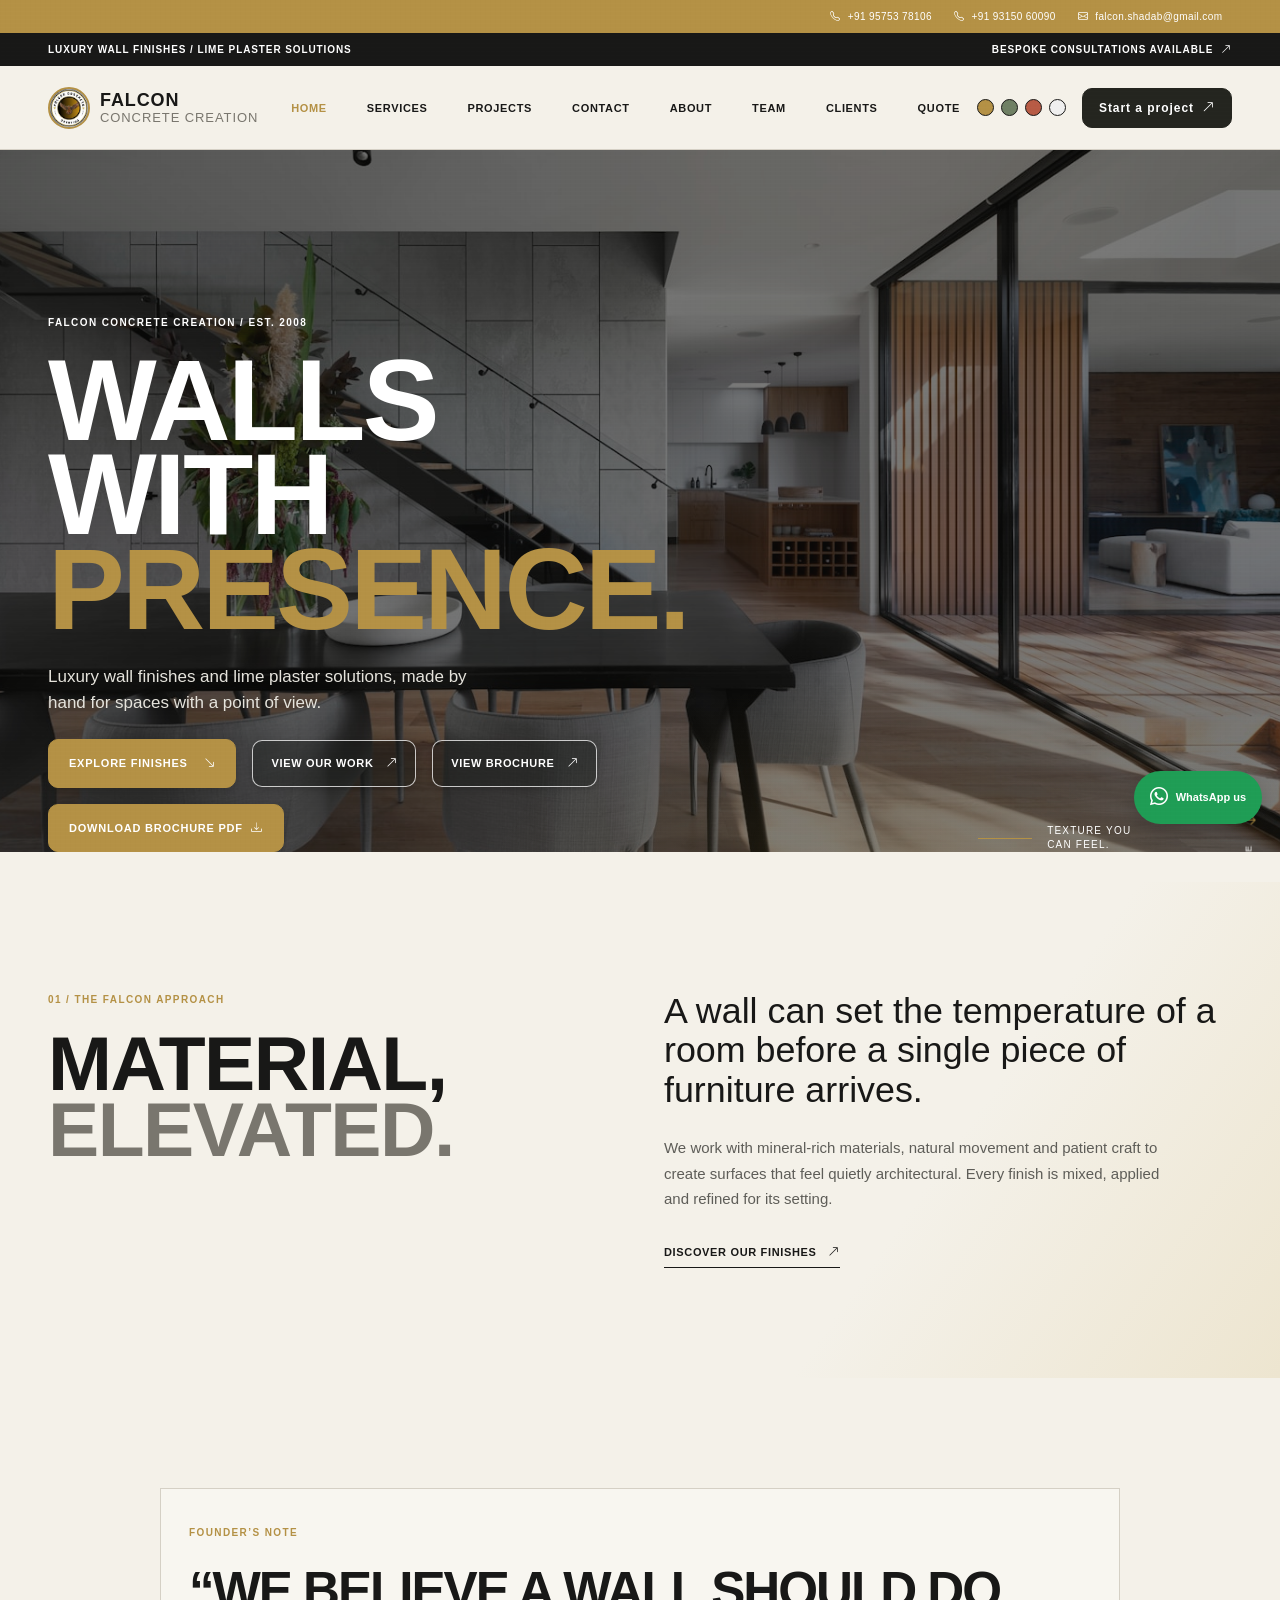
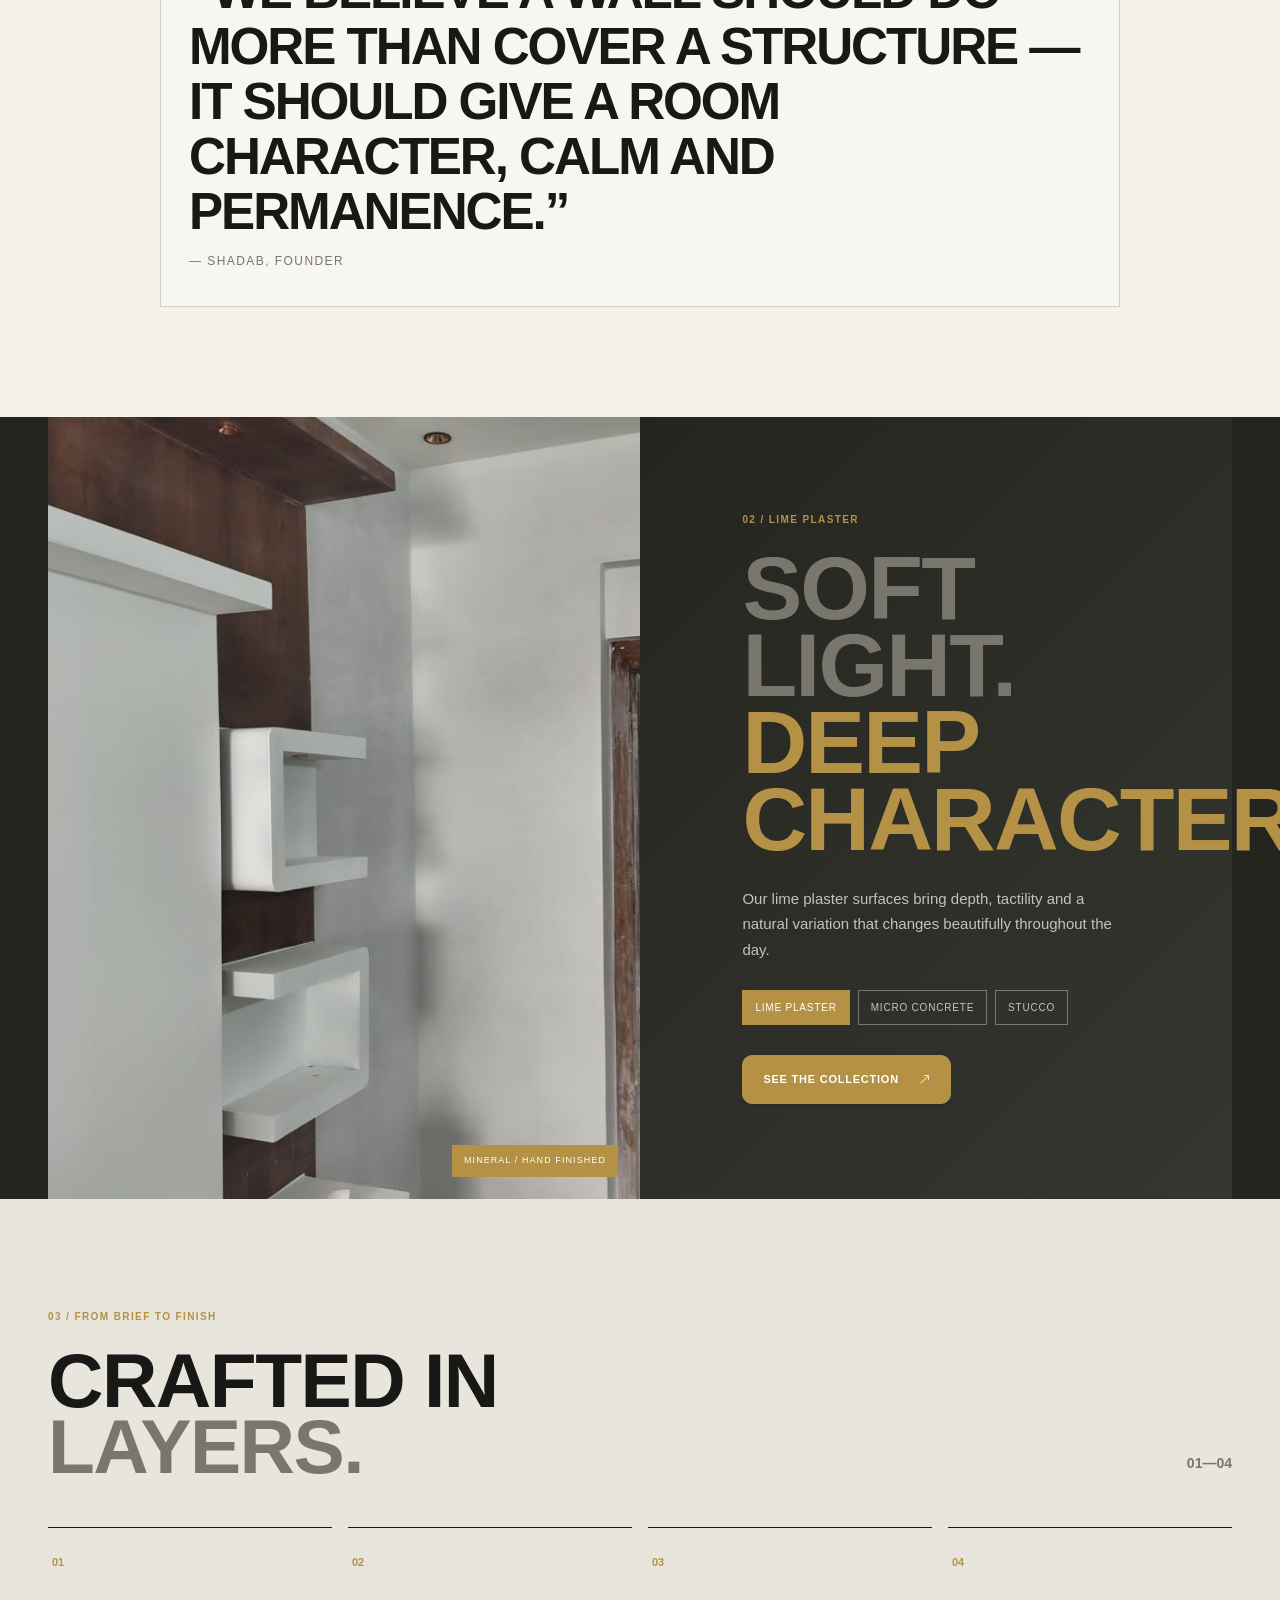
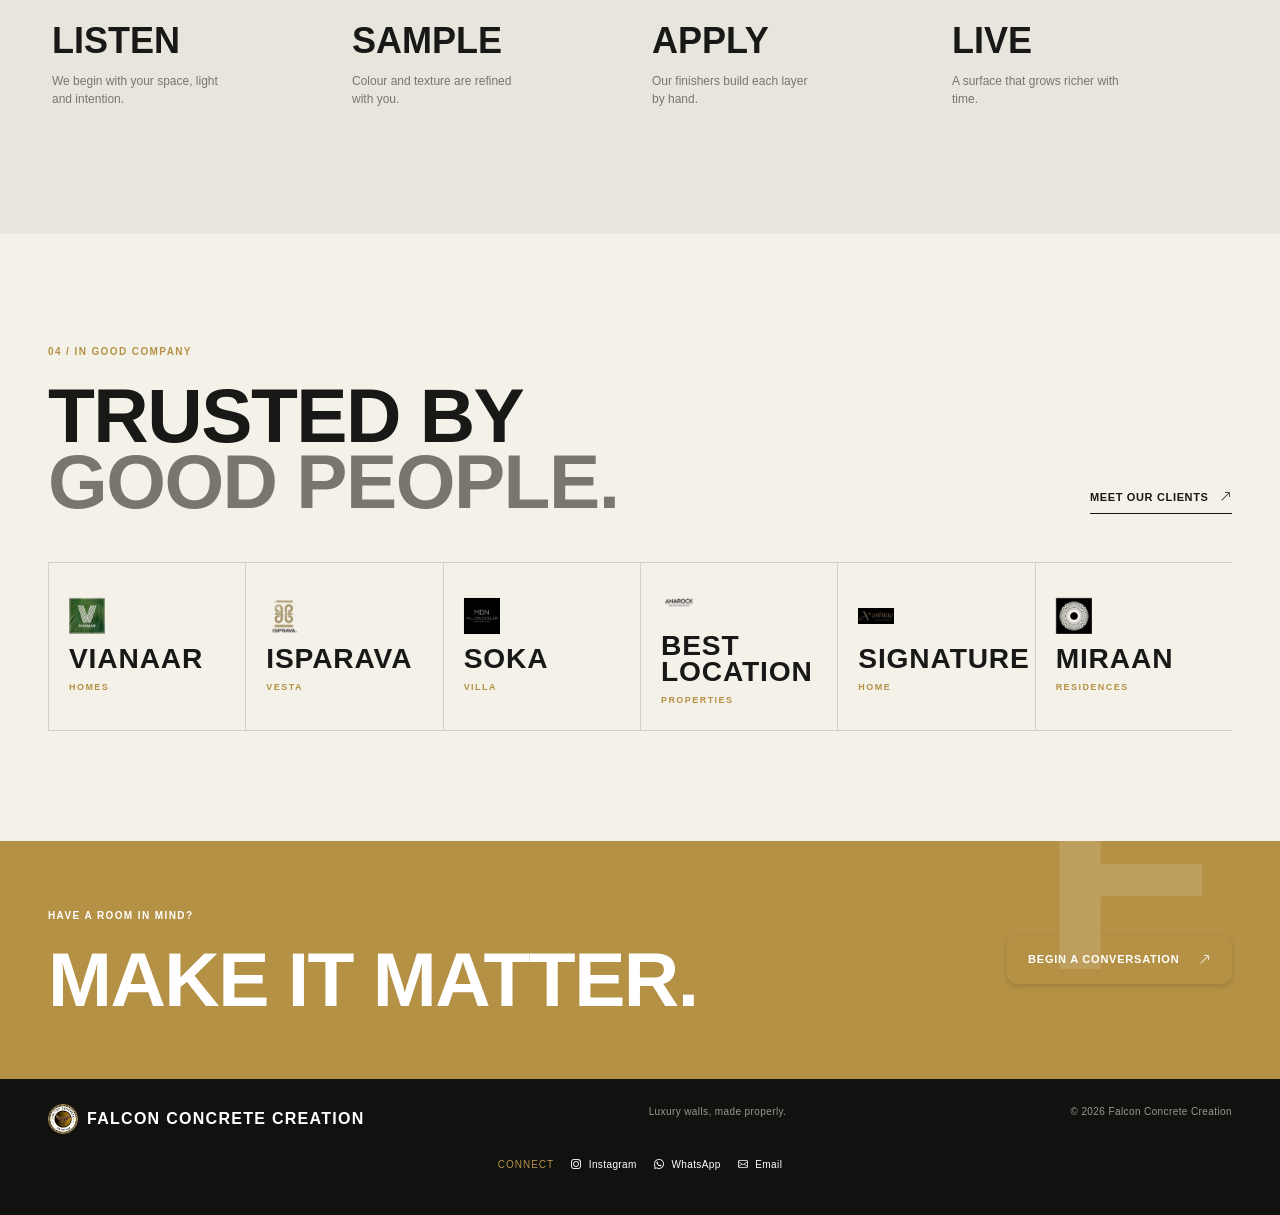
<file: index.html>
<!doctype html>
<html lang="en" data-page="home">

<head>
  <meta charset="utf-8">
  <meta name="viewport" content="width=device-width, initial-scale=1">
  <meta http-equiv="Content-Security-Policy" content="default-src 'self'; base-uri 'self'; object-src 'none'; frame-ancestors 'none'; form-action 'self' https://wa.me https://api.whatsapp.com; img-src 'self' data: blob: https://images.unsplash.com https://images.unsplash.com; style-src 'self' 'unsafe-inline' https://cdn.jsdelivr.net https://fonts.googleapis.com; script-src 'self' 'unsafe-inline' https://cdn.jsdelivr.net https://fonts.googleapis.com; font-src 'self' data: https://fonts.gstatic.com https://cdn.jsdelivr.net; connect-src 'self'; media-src 'self'; frame-src 'none'; upgrade-insecure-requests">
  <meta http-equiv="X-Frame-Options" content="DENY">
  <meta http-equiv="Referrer-Policy" content="strict-origin-when-cross-origin">
  <meta http-equiv="Permissions-Policy" content="geolocation=(), camera=(), microphone=(), interest-cohort=()">
  <meta name="description"
    content="Falcon Concrete Creation offers lime plaster, micro topping, lime wash, micro concrete wall finishes, epoxy flooring and luxury interior surfaces in Goa, Mapusa and across India.">
  <meta name="keywords" content="Falcon Concrete Creation, lime plaster India, lime plaster Goa, micro concrete contractors India, micro concrete wall finish India, micro concrete flooring India, epoxy flooring India, epoxy flooring company India, luxury wall finishes India, luxury wall finishes Goa, stucco finish India, terrazzo flooring India, decorative concrete India, marble texture contractor India, marble texture exterior India, wall texture company India, interior finish contractor India, premium wall coating company India, flooring contractor India, architectural coating specialists India, micro topping India, lime wash India, concrete finish specialists India, decorative wall coatings India, wall finish contractor in India, flooring company India, home interior finish contractor India, villa wall finish specialist India, commercial interior finish solutions India, luxury interior surface company India">
  <meta name="theme-color" content="#1e211c">
  <meta name="robots" content="index, follow, max-image-preview:large, max-snippet:-1, max-video-preview:-1">
  <meta name="author" content="Falcon Concrete Creation">
  <meta property="og:type" content="website">
  <meta property="og:site_name" content="Falcon Concrete Creation">
  <meta property="og:locale" content="en_IN">
  <meta property="og:title" content="Luxury Wall Finishes & Micro Concrete Flooring in Goa, India | Falcon Concrete Creation">
  <meta property="og:description"
    content="Hand-finished lime plaster, micro concrete, terrazzo and specialist flooring for homes, villas, hospitality and commercial spaces across India and Goa.">
  <meta property="og:url" content="https://www.falconconcrete.in/">
  <meta property="og:image" content="https://www.falconconcrete.in/images/luxury-interior.jpg">
  <meta name="twitter:card" content="summary_large_image">
  <meta name="twitter:title" content="Luxury Wall Finishes & Micro Concrete Flooring in Goa | Falcon Concrete Creation">
  <meta name="twitter:description" content="Falcon Concrete Creation delivers premium wall finishes, lime plaster and flooring solutions across Goa.">
  <link rel="canonical" href="https://www.falconconcrete.in/">
  <title>Luxury Wall Finishes & Micro Concrete Flooring in Goa | Falcon Concrete Creation</title>
  <script type="application/ld+json">
  {
    "@context": "https://schema.org",
    "@type": "LocalBusiness",
    "name": "Falcon Concrete Creation",
    "image": "https://www.falconconcrete.in/images/luxury-interior.jpg",
    "url": "https://www.falconconcrete.in/",
    "telephone": "+91 95753 78106",
    "email": "falcon.shadab@gmail.com",
    "priceRange": "₹₹₹₹",
    "description": "Luxury wall finishes, lime plaster, decorative concrete and specialist flooring for residential, hospitality and commercial spaces in Goa.",
    "address": {
      "@type": "PostalAddress",
      "streetAddress": "Ekta Nagar, Ghateshwar Nagar Housing Board",
      "addressLocality": "Mapusa",
      "addressRegion": "Goa",
      "postalCode": "403507",
      "addressCountry": "IN"
    },
    "areaServed": [
      "Mapusa",
      "North Goa",
      "Goa",
      "India"
    ],
    "sameAs": ["https://www.instagram.com/falcon.shadab/"],
    "openingHours": "Mo-Fr 08:30-17:30",
    "contactPoint": [{
      "@type": "ContactPoint",
      "telephone": "+91 95753 78106",
      "contactType": "sales",
      "areaServed": "Goa",
      "availableLanguage": ["English", "Hindi", "Urdu"]
    }]
  }
  </script>
  <link rel="preconnect" href="https://fonts.googleapis.com">
  <link rel="preconnect" href="https://fonts.gstatic.com" crossorigin>
  <link rel="dns-prefetch" href="https://fonts.googleapis.com">
  <link rel="dns-prefetch" href="https://fonts.gstatic.com">
  <link rel="preload" as="image" href="images/logo.jpg">
  <link rel="preload" as="image" href="images/luxury-interior.jpg">
  <link
    href="https://fonts.googleapis.com/css2?family=Barlow+Condensed:wght@500;600;700;800&family=DM+Sans:wght@400;500;600;700&display=swap"
    rel="stylesheet">
  <link href="https://cdn.jsdelivr.net/npm/bootstrap@5.3.3/dist/css/bootstrap.min.css" rel="stylesheet">
  <link rel="stylesheet" href="https://cdn.jsdelivr.net/npm/bootstrap-icons@1.11.3/font/bootstrap-icons.min.css">
  <link rel="icon" type="image/svg+xml" href="favicon.svg">
  <link rel="stylesheet" href="css/styles.css">
</head>

<body>
  <div class="announcement">
    <div class="container-fluid px-4 px-lg-5 d-flex justify-content-between"><span>Luxury wall finishes / Lime plaster
        solutions</span><span class="d-none d-md-inline">Bespoke consultations available <i
          class="bi bi-arrow-up-right ms-1"></i></span></div>
  </div>
  <nav class="navbar navbar-expand-lg site-nav">
    <div class="container-fluid px-4 px-lg-5"><a class="navbar-brand" href="index.html"
        aria-label="Falcon Concrete Creation home"><img src="images/logo.jpg"
          alt="Falcon Concrete Creation logo"><span>FALCON<span> CONCRETE CREATION</span></span></a><button
        class="navbar-toggler" type="button" data-bs-toggle="collapse" data-bs-target="#mainNav"
        aria-label="Toggle navigation"><i class="bi bi-list"></i></button>
      <div class="collapse navbar-collapse" id="mainNav">
        <ul class="navbar-nav mx-auto mb-3 mb-lg-0 gap-lg-4">
          <li class="nav-item"><a class="nav-link" data-nav="home" href="index.html">Home</a></li>
          <li class="nav-item"><a class="nav-link" data-nav="services" href="services.html">Services</a></li>
          <li class="nav-item"><a class="nav-link" data-nav="projects" href="projects.html">Projects</a></li>
          <li class="nav-item"><a class="nav-link" data-nav="contact" href="contact.html">Contact</a></li>
        </ul>
        <div class="theme-switcher" aria-label="Colour theme"><button class="theme-dot theme-ochre"
            data-theme-choice="ochre" aria-label="Ochre theme"></button><button class="theme-dot theme-forest"
            data-theme-choice="forest" aria-label="Forest theme"></button><button class="theme-dot theme-terracotta"
            data-theme-choice="terracotta" aria-label="Terracotta theme"></button></div><a
          class="nav-link nav-action-link ms-lg-3" href="contact.html">Start a project <i
            class="bi bi-arrow-up-right ms-2"></i></a>
      </div>
    </div>
  </nav>
  <main>
    <section class="hero-section">
      <div class="hero-image"></div>
      <div class="hero-overlay"></div>
      <div class="container-fluid px-4 px-lg-5 hero-content">
        <div class="row align-items-end min-vh-75">
          <div class="col-lg-8 col-xl-7">
            <p class="eyebrow light-eyebrow">Falcon Concrete Creation / Est. 2008</p>
            <h1>Walls with<br><em>presence.</em></h1>
            <p class="hero-copy">Luxury wall finishes and lime plaster solutions, made by hand for spaces with a point
              of view.</p>
            <div class="d-flex flex-wrap gap-3 mt-4 align-items-center"><a class="btn btn-accent rounded-0 d-inline-flex align-items-center" href="services.html">Explore
                finishes <i class="bi bi-arrow-down-right ms-3"></i></a><a class="text-link light-link"
                href="projects.html">View our work <i class="bi bi-arrow-up-right ms-2"></i></a><a class="text-link light-link"
                href="brochure.html" target="_blank">View brochure <i class="bi bi-arrow-up-right ms-2"></i></a><a class="btn btn-accent rounded-0 d-inline-flex align-items-center" href="document/falcon-brochure.pdf" target="_blank" rel="noopener">Download brochure PDF <i class="bi bi-download ms-2"></i></a></div>
          </div>
          <div class="col-lg-4 d-none d-lg-block">
            <div class="hero-note"><span class="note-line"></span><span>Texture you<br>can feel.</span></div>
          </div>
        </div>
      </div>
      <div class="scroll-cue">Scroll to explore <i class="bi bi-arrow-down"></i></div>
    </section>
    <section class="section-pad intro-section">
      <div class="container-fluid px-4 px-lg-5">
        <div class="row g-5">
          <div class="col-lg-5">
            <p class="eyebrow">01 / The Falcon approach</p>
            <h2>Material,<br><span>elevated.</span></h2>
          </div>
          <div class="col-lg-6 offset-lg-1">
            <p class="large-copy">A wall can set the temperature of a room before a single piece of furniture arrives.
            </p>
            <p class="body-copy">We work with mineral-rich materials, natural movement and patient craft to create
              surfaces that feel quietly architectural. Every finish is mixed, applied and refined for its setting.</p>
            <a class="text-link dark-link" href="services.html">Discover our finishes <i
                class="bi bi-arrow-up-right ms-2"></i></a>
          </div>
        </div>
      </div>
    </section>
    <section class="section-pad founder-note-section">
      <div class="container-fluid px-4 px-lg-5">
        <div class="founder-note">
          <p class="eyebrow">Founder’s note</p>
          <blockquote>“We believe a wall should do more than cover a structure — it should give a room character, calm and permanence.”</blockquote>
          <p class="founder-signoff">— Shadab, Founder</p>
        </div>
      </div>
    </section>
    <section class="feature-band">
      <div class="container-fluid px-4 px-lg-5">
        <div class="row g-0 align-items-stretch">
          <div class="col-lg-6 feature-image" data-finish-image="images/limeplasterwallandceilings/IMG-20250419-WA0038.jpg"></div>
          <div class="col-lg-6 feature-copy">
            <p class="eyebrow" id="finish-label">02 / Lime plaster</p>
            <h2><span id="finish-title">Soft light.</span><br><em>Deep character.</em></h2>
            <p class="body-copy" id="finish-copy">Our lime plaster surfaces bring depth, tactility and a natural
              variation that changes beautifully throughout the day.</p>
            <div class="finish-switcher" role="tablist" aria-label="Explore finishes"><button
                class="finish-tab is-active" type="button" role="tab" aria-selected="true"
                data-finish="lime-plaster">Lime plaster</button><button class="finish-tab" type="button" role="tab"
                aria-selected="false" data-finish="micro-concrete">Micro concrete</button><button class="finish-tab"
                type="button" role="tab" aria-selected="false" data-finish="stucco">Stucco</button></div><a
              class="btn btn-accent rounded-0" href="services.html">See the collection <i
                class="bi bi-arrow-up-right ms-3"></i></a>
          </div>
        </div>
      </div>
    </section>
    <section class="section-pad process-section">
      <div class="container-fluid px-4 px-lg-5">
        <div class="d-flex justify-content-between align-items-end mb-5">
          <div>
            <p class="eyebrow">03 / From brief to finish</p>
            <h2>Crafted in<br><span>layers.</span></h2>
          </div>
          <p class="section-index d-none d-md-block">01—04</p>
        </div>
        <div class="row g-3">
          <div class="col-md-3">
            <div class="process-card"><span>01</span>
              <h3>Listen</h3>
              <p>We begin with your space, light and intention.</p>
            </div>
          </div>
          <div class="col-md-3">
            <div class="process-card"><span>02</span>
              <h3>Sample</h3>
              <p>Colour and texture are refined with you.</p>
            </div>
          </div>
          <div class="col-md-3">
            <div class="process-card"><span>03</span>
              <h3>Apply</h3>
              <p>Our finishers build each layer by hand.</p>
            </div>
          </div>
          <div class="col-md-3">
            <div class="process-card"><span>04</span>
              <h3>Live</h3>
              <p>A surface that grows richer with time.</p>
            </div>
          </div>
        </div>
      </div>
    </section>
    <section class="clients-preview section-pad">
      <div class="container-fluid px-4 px-lg-5">
        <div class="d-flex flex-column flex-md-row justify-content-between align-items-md-end gap-4 mb-5">
          <div>
            <p class="eyebrow">04 / In good company</p>
            <h2>Trusted by<br><span>good people.</span></h2>
          </div><a class="text-link dark-link" href="clients.html">Meet our clients <i
              class="bi bi-arrow-up-right ms-2"></i></a>
        </div>
        <div class="client-grid client-grid-preview" aria-label="Selected clients">
          <div class="client-mark"><span>VIANAAR</span><small>HOMES</small></div>
          <div class="client-mark"><span>ISPARAVA</span><small>VESTA</small></div>
          <div class="client-mark"><span>SOKA</span><small>VILLA</small></div>
          <div class="client-mark"><span>BEST LOCATION</span><small>PROPERTIES</small></div>
          <div class="client-mark"><span>SIGNATURE</span><small>HOME</small></div>
          <div class="client-mark"><span>MIRAAN</span><small>RESIDENCES</small></div>
        </div>
      </div>
    </section>
    <section class="contact-strip">
      <div
        class="container-fluid px-4 px-lg-5 d-flex flex-column flex-lg-row justify-content-between align-items-lg-center gap-4">
        <div>
          <p class="eyebrow light-eyebrow">Have a room in mind?</p>
          <h2>Make it <em>matter.</em></h2>
        </div><a class="btn btn-accent rounded-0" href="contact.html">Begin a conversation <i
            class="bi bi-arrow-up-right ms-3"></i></a>
      </div>
    </section>
  </main>
  <footer class="footer">
    <div class="container-fluid px-4 px-lg-5 d-flex flex-column flex-md-row justify-content-between gap-3"><span
        class="footer-brand">FALCON CONCRETE CREATION</span><span>Luxury walls, made properly.</span><span>© <span
          class="year">2026</span> Falcon Concrete Creation</span></div>
  </footer>
  <script src="https://cdn.jsdelivr.net/npm/bootstrap@5.3.3/dist/js/bootstrap.bundle.min.js"></script>
  <script src="js/script.js"></script>
</body>

</html>
</file>
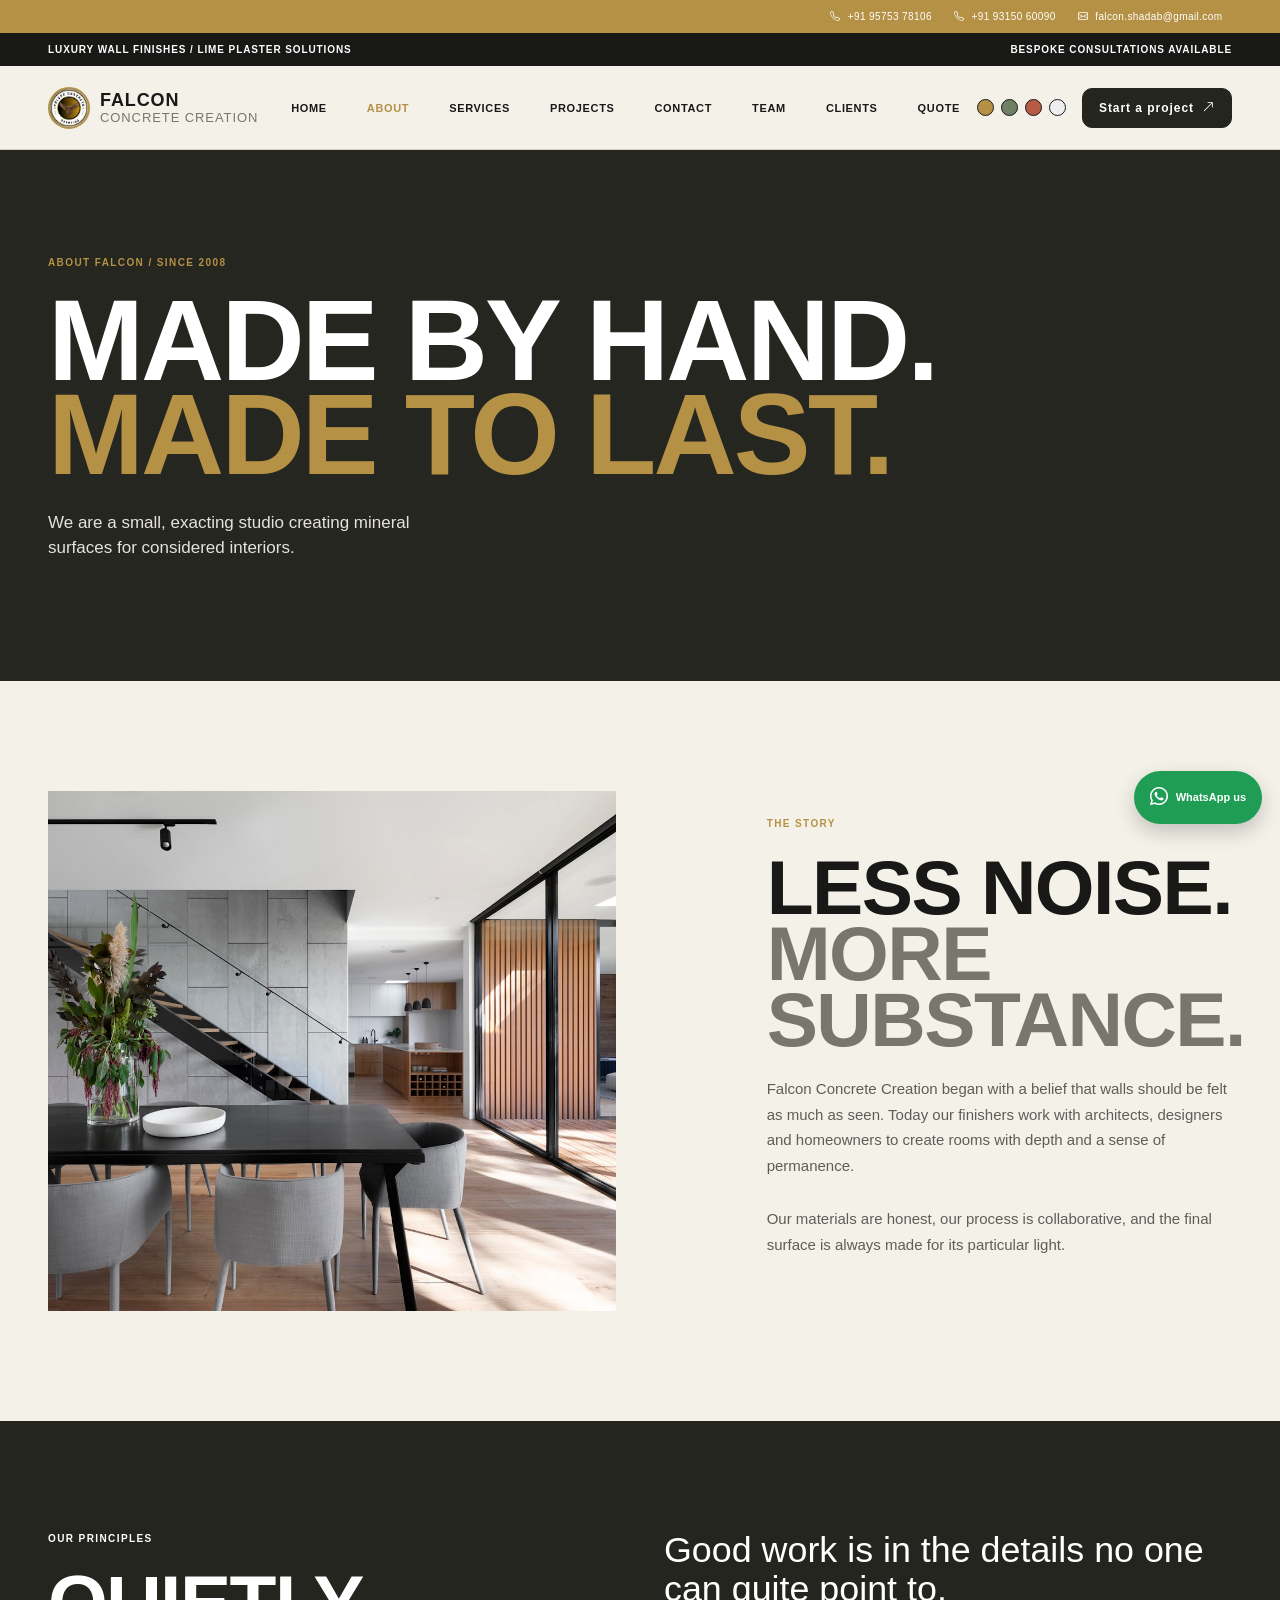
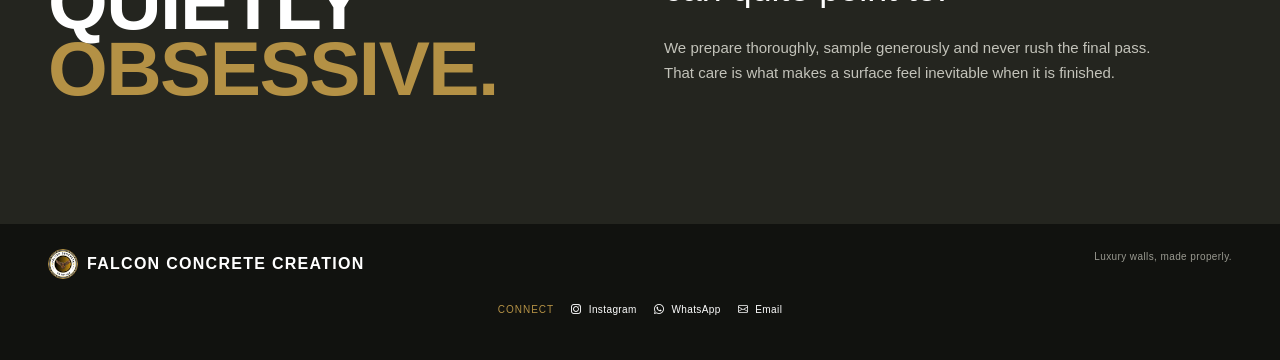
<file: about.html>
<!doctype html>
<html lang="en" data-page="about">

<head>
    <meta charset="utf-8">
    <meta name="viewport" content="width=device-width, initial-scale=1">
    <meta http-equiv="Content-Security-Policy" content="default-src 'self'; base-uri 'self'; object-src 'none'; frame-ancestors 'none'; form-action 'self' https://wa.me https://api.whatsapp.com; img-src 'self' data: blob: https://images.unsplash.com https://images.unsplash.com; style-src 'self' 'unsafe-inline' https://cdn.jsdelivr.net https://fonts.googleapis.com; script-src 'self' 'unsafe-inline' https://cdn.jsdelivr.net https://fonts.googleapis.com; font-src 'self' data: https://fonts.gstatic.com https://cdn.jsdelivr.net; connect-src 'self'; media-src 'self'; frame-src 'none'; upgrade-insecure-requests">
    <meta http-equiv="X-Frame-Options" content="DENY">
    <meta http-equiv="Referrer-Policy" content="strict-origin-when-cross-origin">
    <meta http-equiv="Permissions-Policy" content="geolocation=(), camera=(), microphone=(), interest-cohort=()">
    <meta name="description"
        content="Learn about Falcon Concrete Creation, a Goa and India-based studio creating premium lime plaster, micro concrete, marble texture and specialist flooring for luxury interiors.">
    <meta name="keywords" content="about Falcon Concrete Creation, Goa wall finish company, India wall finish company, lime plaster experts Goa, micro topping specialists India, lime wash experts India, micro concrete specialists India, decorative wall coating company, premium interior finish studio, architectural coatings company India, design-led surface specialists, luxury interior finish company India">
    <meta name="robots" content="index, follow, max-image-preview:large, max-snippet:-1, max-video-preview:-1">
    <meta name="author" content="Falcon Concrete Creation">
    <meta property="og:site_name" content="Falcon Concrete Creation">
    <meta property="og:locale" content="en_IN">
    <meta property="og:title" content="About Falcon Concrete Creation | Goa Wall Finish & Flooring Experts">
    <meta property="og:description" content="A design-led surface studio creating luxury wall finishes and flooring for homes, hospitality and commercial properties in Goa and across India.">
    <meta property="og:url" content="https://www.falconconcrete.in/about.html">
    <meta property="og:image" content="https://www.falconconcrete.in/images/luxury-interior.jpg">
    <meta name="twitter:card" content="summary_large_image">
    <link rel="canonical" href="https://www.falconconcrete.in/about.html">
    <title>About Falcon Concrete Creation | Goa Wall Finish & Flooring Experts</title>
    <link rel="preconnect" href="https://fonts.googleapis.com">
    <link rel="preconnect" href="https://fonts.gstatic.com" crossorigin>
    <link
        href="https://fonts.googleapis.com/css2?family=Barlow+Condensed:wght@500;600;700;800&family=DM+Sans:wght@400;500;600;700&display=swap"
        rel="stylesheet">
    <link href="https://cdn.jsdelivr.net/npm/bootstrap@5.3.3/dist/css/bootstrap.min.css" rel="stylesheet">
    <link rel="stylesheet" href="https://cdn.jsdelivr.net/npm/bootstrap-icons@1.11.3/font/bootstrap-icons.min.css">
    <link rel="icon" type="image/svg+xml" href="favicon.svg">
    <link rel="stylesheet" href="css/styles.css">
</head>

<body>
    <div class="announcement">
        <div class="container-fluid px-4 px-lg-5 d-flex justify-content-between"><span>Luxury wall finishes / Lime
                plaster solutions</span><span class="d-none d-md-inline">Bespoke consultations available</span></div>
    </div>
    <nav class="navbar navbar-expand-lg site-nav">
        <div class="container-fluid px-4 px-lg-5">
            <a class="navbar-brand" href="index.html" aria-label="Falcon Concrete Creation home">
                <img src="images/logo.jpg" alt="Falcon Concrete Creation logo">
                <span>FALCON<span> CONCRETE CREATION</span></span>
            </a>
            <button class="navbar-toggler" type="button" data-bs-toggle="collapse" data-bs-target="#mainNav" aria-label="Toggle navigation"><i class="bi bi-list"></i></button>
            <div class="collapse navbar-collapse" id="mainNav">
                <ul class="navbar-nav mx-auto mb-3 mb-lg-0 gap-lg-4">
                    <li class="nav-item"><a class="nav-link" data-nav="home" href="index.html">Home</a></li>
                    <li class="nav-item"><a class="nav-link active" data-nav="about" href="about.html">About</a></li>
                    <li class="nav-item"><a class="nav-link" data-nav="services" href="services.html">Services</a></li>
                    <li class="nav-item"><a class="nav-link" data-nav="projects" href="projects.html">Projects</a></li>
                    <li class="nav-item"><a class="nav-link" data-nav="contact" href="contact.html">Contact</a></li>
                </ul>
                <div class="theme-switcher" aria-label="Colour theme">
                    <button class="theme-dot theme-ochre" data-theme-choice="ochre" aria-label="Ochre theme"></button>
                    <button class="theme-dot theme-forest" data-theme-choice="forest" aria-label="Forest theme"></button>
                    <button class="theme-dot theme-terracotta" data-theme-choice="terracotta" aria-label="Terracotta theme"></button>
                </div>
                <a class="nav-link nav-action-link ms-lg-3" href="contact.html">Start a project <i class="bi bi-arrow-up-right ms-2"></i></a>
            </div>
        </div>
    </nav>
    <main>
        <section class="page-hero">
            <div class="container-fluid px-4 px-lg-5">
                <p class="eyebrow">About Falcon / Since 2008</p>
                <h1>Made by hand.<br><em>Made to last.</em></h1>
                <p class="page-intro">We are a small, exacting studio creating mineral surfaces for considered
                    interiors.</p>
            </div>
        </section>
        <section class="section-pad">
            <div class="container-fluid px-4 px-lg-5">
                <div class="row g-5 align-items-center">
                    <div class="col-lg-6">
                        <div class="about-image"></div>
                    </div>
                    <div class="col-lg-5 offset-lg-1">
                        <p class="eyebrow">The story</p>
                        <h2>Less noise.<br><span>More substance.</span></h2>
                        <p class="body-copy mt-4">Falcon Concrete Creation began with a belief that walls should be felt
                            as much as seen. Today our finishers work with architects, designers and homeowners to
                            create rooms with depth and a sense of permanence.</p>
                        <p class="body-copy">Our materials are honest, our process is collaborative, and the final
                            surface is always made for its particular light.</p>
                    </div>
                </div>
            </div>
        </section>
        <section class="dark-section section-pad">
            <div class="container-fluid px-4 px-lg-5">
                <div class="row g-5">
                    <div class="col-lg-5">
                        <p class="eyebrow light-eyebrow">Our principles</p>
                        <h2>Quietly<br><em>obsessive.</em></h2>
                    </div>
                    <div class="col-lg-6 offset-lg-1">
                        <p class="large-copy">Good work is in the details no one can quite point to.</p>
                        <p class="body-copy light-copy">We prepare thoroughly, sample generously and never rush the
                            final pass. That care is what makes a surface feel inevitable when it is finished.</p>
                    </div>
                </div>
            </div>
        </section>
    </main>
    <footer class="footer">
        <div class="container-fluid px-4 px-lg-5 d-flex justify-content-between"><span class="footer-brand">FALCON
                CONCRETE CREATION</span><span>Luxury walls, made properly.</span></div>
    </footer>
    <script src="https://cdn.jsdelivr.net/npm/bootstrap@5.3.3/dist/js/bootstrap.bundle.min.js"></script>
    <script src="js/script.js"></script>
</body>

</html>
</file>
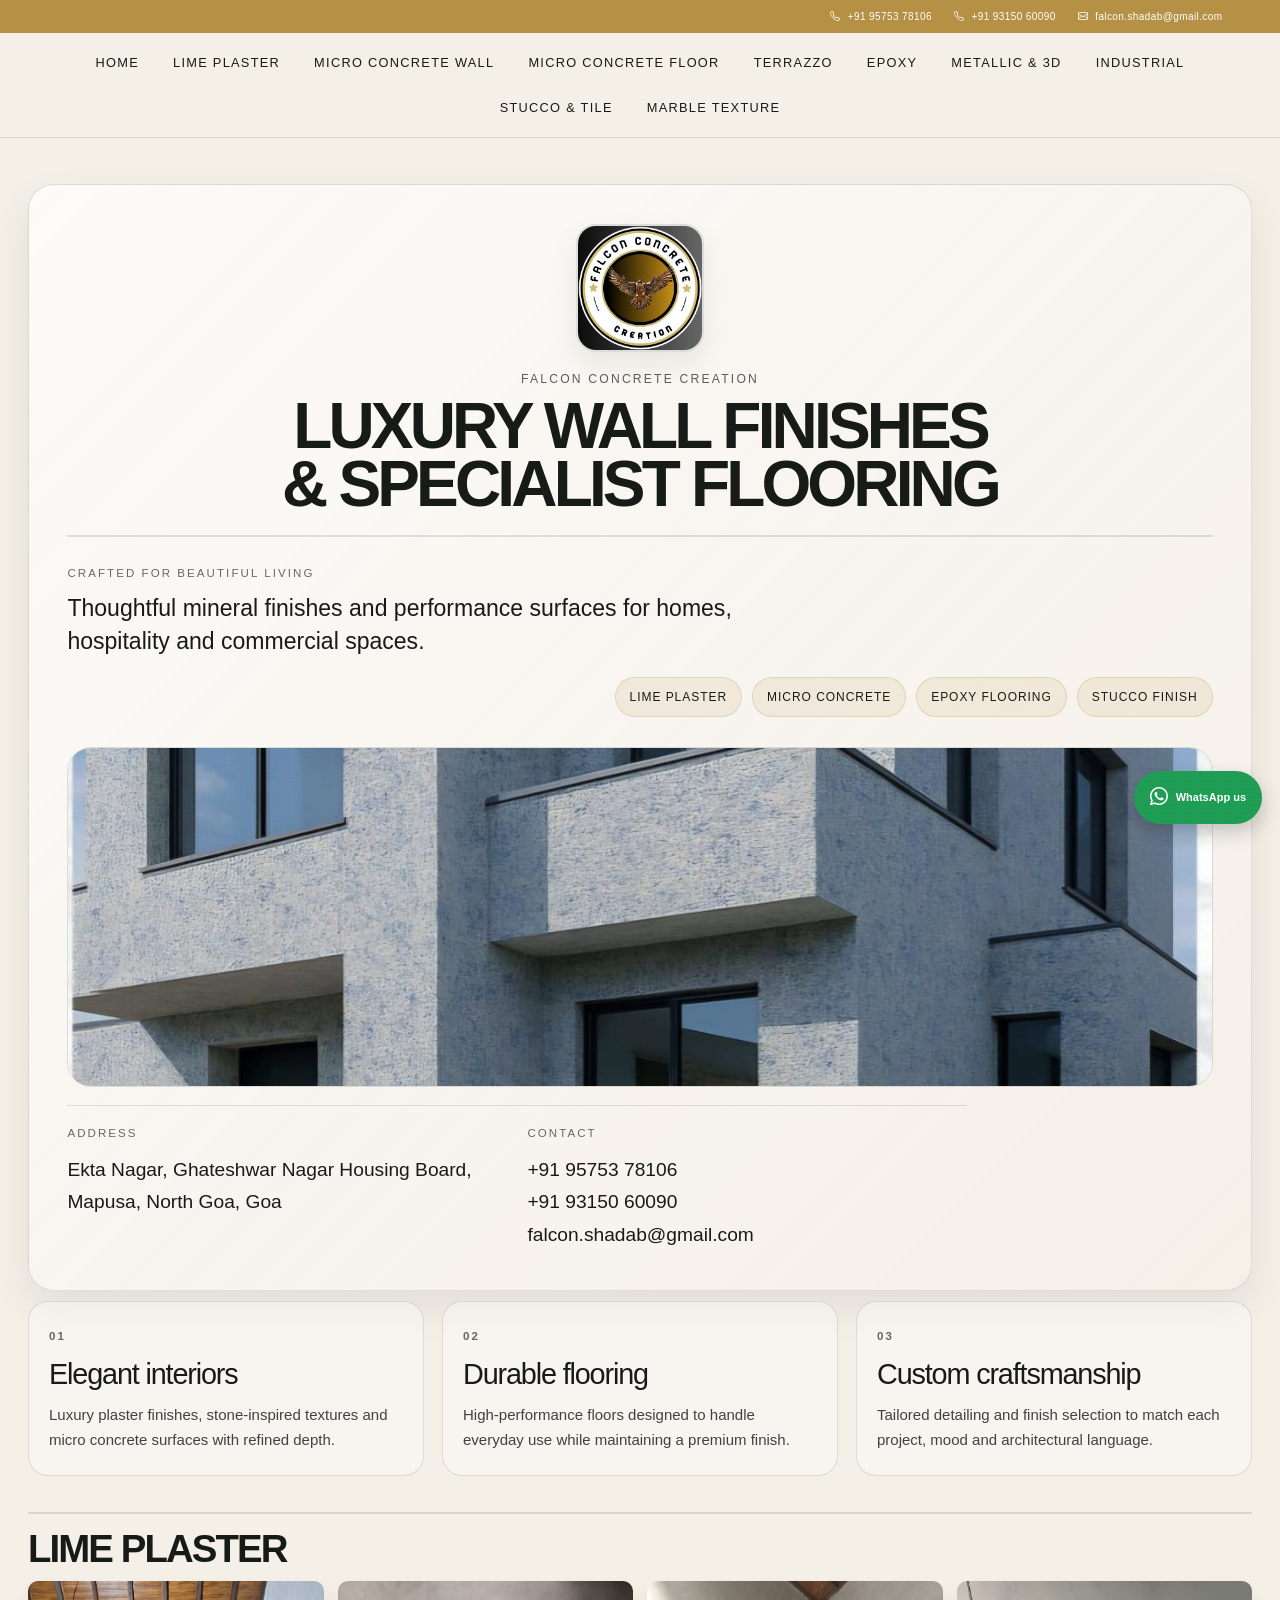
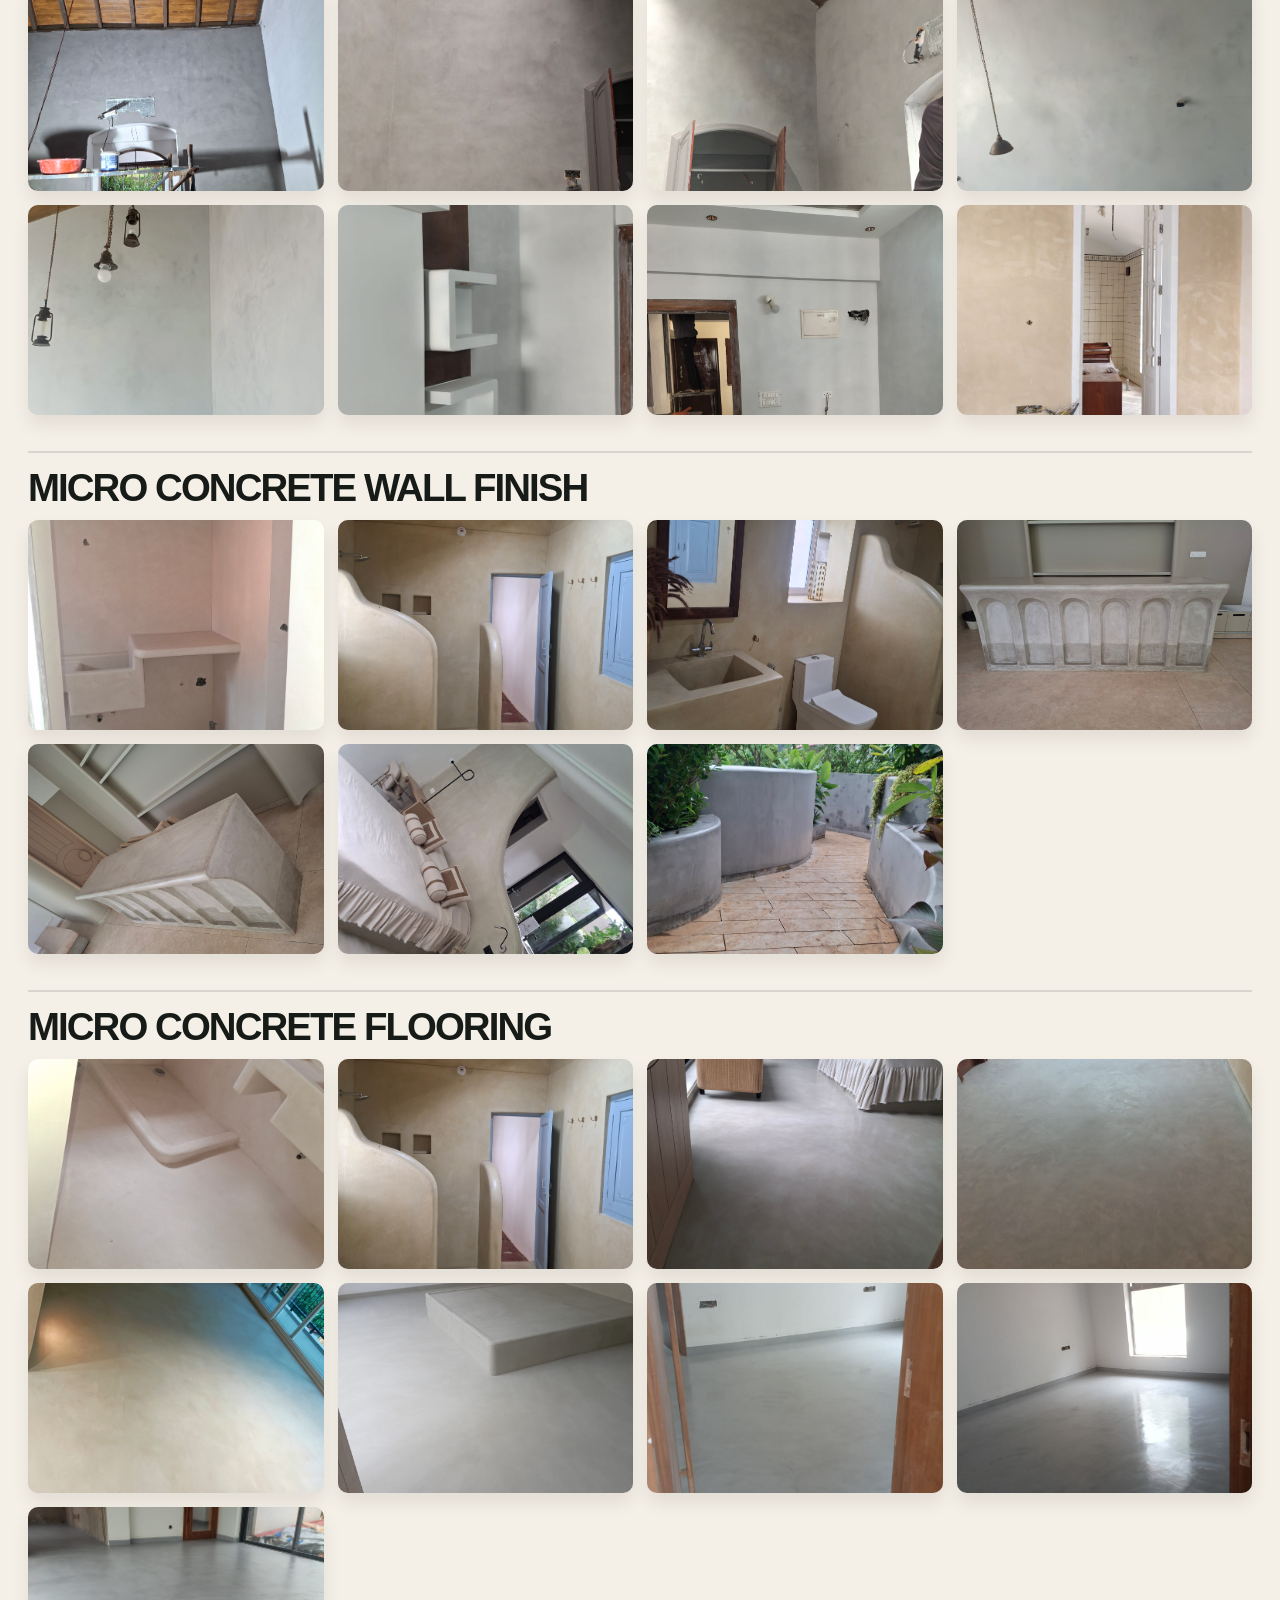
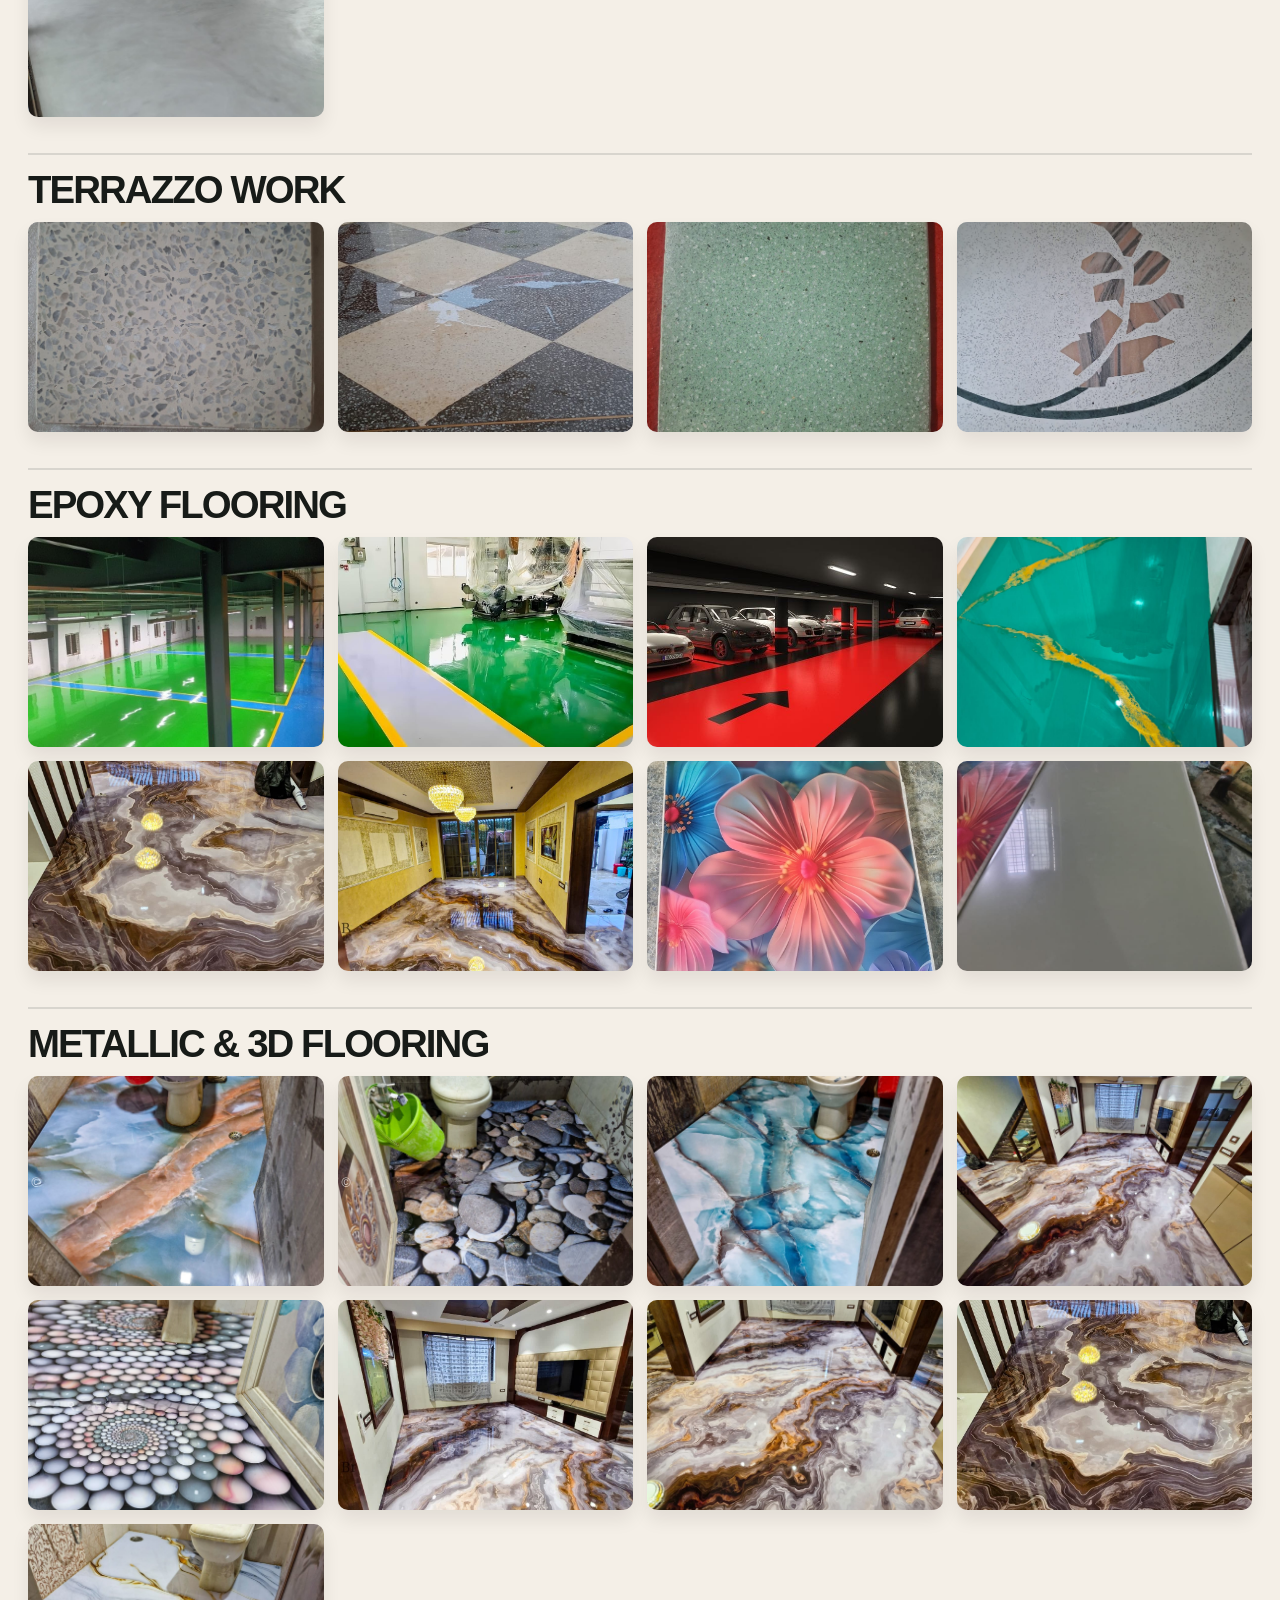
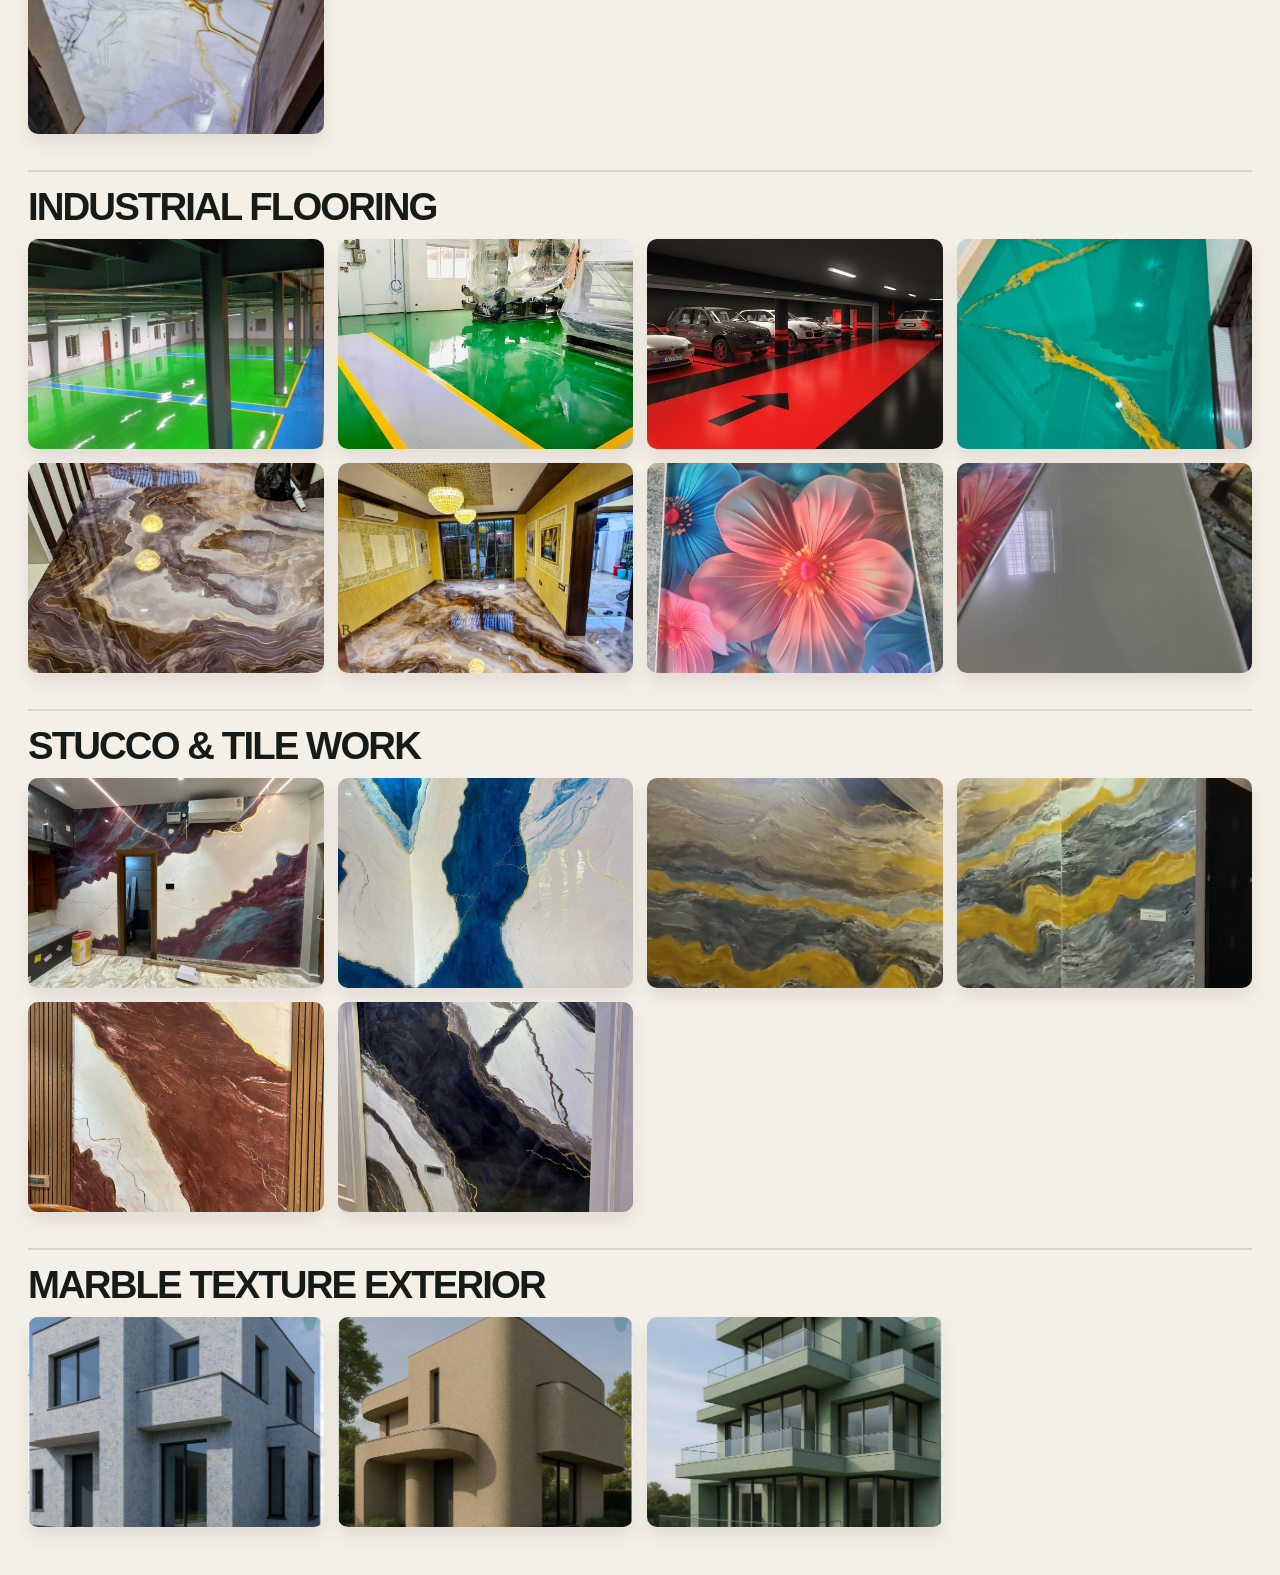
<file: brochure.html>
<!doctype html>
<html lang="en" data-page="brochure">

<head>
  <meta charset="utf-8">
  <meta name="viewport" content="width=device-width, initial-scale=1">
  <meta http-equiv="Content-Security-Policy" content="default-src 'self'; base-uri 'self'; object-src 'none'; frame-ancestors 'none'; form-action 'self' https://wa.me https://api.whatsapp.com; img-src 'self' data: blob: https://images.unsplash.com https://images.unsplash.com; style-src 'self' 'unsafe-inline' https://cdn.jsdelivr.net https://fonts.googleapis.com; script-src 'self' 'unsafe-inline' https://cdn.jsdelivr.net https://fonts.googleapis.com; font-src 'self' data: https://fonts.gstatic.com https://cdn.jsdelivr.net; connect-src 'self'; media-src 'self'; frame-src 'none'; upgrade-insecure-requests">
  <meta http-equiv="X-Frame-Options" content="DENY">
  <meta http-equiv="Referrer-Policy" content="strict-origin-when-cross-origin">
  <meta http-equiv="Permissions-Policy" content="geolocation=(), camera=(), microphone=(), interest-cohort=()">
  <meta name="description"
    content="Falcon Concrete Creation brochure featuring luxury wall finishes, lime plaster and micro concrete surfaces for contemporary interiors.">
  <meta name="keywords" content="Falcon brochure, lime plaster brochure, micro concrete brochure, wall finish brochure, luxury interior brochure, epoxy flooring brochure, industrial flooring brochure, metallic flooring brochure, terrazzo brochure, marble finish brochure, stucco finish brochure, decorative plaster brochure, interior finishing brochure, architectural coatings brochure, premium wall coating brochure, luxury surfaces brochure, construction finish catalog, mineral finish brochure, Goa interior finish brochure, hospitality finish brochure, residential finish catalog, design quality brochure, wall texture brochure, flooring product brochure, decorative concrete brochure, stone finish brochure, surface design catalog, microcement brochure, premium interior materials brochure, architectural surface brochure, floor finishing brochure, wall coating portfolio, textures and coatings brochure, premium finish samples brochure, wall styling brochure, luxury interiors catalog, decorative micro concrete brochure, stucco wall finish brochure, FALCON concrete creation brochure, Goan finish company brochure, surface design brochure">
  <meta name="robots" content="index, follow, max-image-preview:large, max-snippet:-1, max-video-preview:-1">
  <meta name="author" content="Falcon Concrete Creation">
  <meta property="og:site_name" content="Falcon Concrete Creation">
  <meta property="og:title" content="Falcon Brochure | Falcon Concrete Creation">
  <meta property="og:description" content="Download Falcon Concrete Creation's brochure for luxury wall finishes, lime plaster, stone texture and speciality flooring.">
  <meta property="og:url" content="https://www.falconconcrete.in/brochure.html">
  <meta property="og:image" content="https://www.falconconcrete.in/images/marbletexture/mb%20(1).jpeg">
  <link rel="canonical" href="https://www.falconconcrete.in/brochure.html">
  <title>Falcon Brochure | Falcon Concrete Creation</title>
  <link rel="preconnect" href="https://fonts.googleapis.com">
  <link rel="preconnect" href="https://fonts.gstatic.com" crossorigin>
  <link
    href="https://fonts.googleapis.com/css2?family=Barlow+Condensed:wght@500;600;700;800&family=DM+Sans:wght@400;500;600;700&display=swap"
    rel="stylesheet">
  <link href="https://cdn.jsdelivr.net/npm/bootstrap@5.3.3/dist/css/bootstrap.min.css" rel="stylesheet">
  <link rel="stylesheet" href="https://cdn.jsdelivr.net/npm/bootstrap-icons@1.11.3/font/bootstrap-icons.min.css">
  <link rel="icon" type="image/svg+xml" href="favicon.svg">
  <link rel="stylesheet" href="css/styles.css">
  <link rel="stylesheet" href="css/brochure.css">
</head>

<body>
  <nav class="brochure-nav" aria-label="Brochure navigation">
    <a href="#cover">Home</a>
    <a href="#lime-plaster">Lime Plaster</a>
    <a href="#micro-concrete-wall">Micro Concrete Wall</a>
    <a href="#micro-concrete-flooring">Micro Concrete Floor</a>
    <a href="#terrazzo-work">Terrazzo</a>
    <a href="#epoxy-flooring">Epoxy</a>
    <a href="#metallic-3d-flooring">Metallic & 3D</a>
    <a href="#industrial-flooring">Industrial</a>
    <a href="#stucco-tile-work">Stucco & Tile</a>
    <a href="#marble-texture-exterior">Marble Texture</a>
  </nav>

  <main class="simple-brochure">
    <section class="brochure-cover-page" id="cover">
      <div class="cover-panel">
        <div class="cover-brand-row">
          <img src="images/logo.jpg" alt="Falcon Concrete Creation logo" class="company-logo">
          <div class="cover-heading-wrap">
            <p class="cover-kicker">FALCON CONCRETE CREATION</p>
            <h1>Luxury Wall Finishes<br>& Specialist Flooring</h1>
          </div>
        </div>

        <div class="cover-summary">
          <div>
            <p class="label">Crafted for beautiful living</p>
            <p class="tagline">Thoughtful mineral finishes and performance surfaces for homes, hospitality and commercial spaces.</p>
          </div>
          <div class="feature-pills" aria-label="Key services">
            <span>Lime Plaster</span>
            <span>Micro Concrete</span>
            <span>Epoxy Flooring</span>
            <span>Stucco Finish</span>
          </div>
        </div>

        <div class="cover-visual">
          <img src="images/marbletexture/mt (1).jpeg" alt="Marble texture exterior sample">
        </div>

        <div class="cover-details">
          <div>
            <p class="label">Address</p>
            <p>Ekta Nagar, Ghateshwar Nagar Housing Board,<br>Mapusa, North Goa, Goa</p>
          </div>
          <div>
            <p class="label">Contact</p>
            <p>+91 95753 78106<br>+91 93150 60090<br>falcon.shadab@gmail.com</p>
          </div>
        </div>
      </div>
    </section>

    <section class="service-preview" aria-label="Falcon service highlights">
      <div class="preview-card">
        <span class="preview-number">01</span>
        <h3>Elegant interiors</h3>
        <p>Luxury plaster finishes, stone-inspired textures and micro concrete surfaces with refined depth.</p>
      </div>
      <div class="preview-card">
        <span class="preview-number">02</span>
        <h3>Durable flooring</h3>
        <p>High-performance floors designed to handle everyday use while maintaining a premium finish.</p>
      </div>
      <div class="preview-card">
        <span class="preview-number">03</span>
        <h3>Custom craftsmanship</h3>
        <p>Tailored detailing and finish selection to match each project, mood and architectural language.</p>
      </div>
    </section>

    <section class="gallery-section" id="brochureGallery" aria-label="Falcon work by service type"></section>
  </main>

  <script src="https://cdn.jsdelivr.net/npm/bootstrap@5.3.3/dist/js/bootstrap.bundle.min.js"></script>
  <script src="js/script.js"></script>
  <script>
    const brochureGroups = [
      {
        title: 'Lime Plaster',
        images: [
          'images/limeplasterwallandceilings/20250926_152354.jpg',
          'images/limeplasterwallandceilings/20251015_112328.jpg',
          'images/limeplasterwallandceilings/20251015_112334.jpg',
          'images/limeplasterwallandceilings/IMG-20250225-WA0015.jpg',
          'images/limeplasterwallandceilings/IMG-20250225-WA0027.jpg',
          'images/limeplasterwallandceilings/IMG-20250419-WA0038.jpg',
          'images/limeplasterwallandceilings/IMG-20250419-WA0041.jpg',
          'images/limeplasterwallandceilings/IMG-20251218-WA0002.jpg'
        ]
      },
      {
        title: 'Micro Concrete Wall Finish',
        images: [
          'images/microconceretewallfinishexteriorandinterior_/20251103_104541.jpg',
          'images/microconceretewallfinishexteriorandinterior_/20260727_135655.jpg',
          'images/microconceretewallfinishexteriorandinterior_/20260727_135701.jpg',
          'images/microconceretewallfinishexteriorandinterior_/20260822_171146.jpg',
          'images/microconceretewallfinishexteriorandinterior_/20260822_171153.jpg',
          'images/microconceretewallfinishexteriorandinterior_/20260822_171334.jpg',
          'images/microconceretewallfinishexteriorandinterior_/20260822_171430.jpg'
        ]
      },
      {
        title: 'Micro Concrete Flooring',
        images: [
          'images/microconcereteflooring/concrete_floor (1).jpg',
          'images/microconcereteflooring/concrete_floor (2).jpg',
          'images/microconcereteflooring/concrete_floor (3).jpg',
          'images/microconcereteflooring/concrete_floor (4).jpg',
          'images/microconcereteflooring/concrete_floor (5).jpg',
          'images/microconcereteflooring/concrete_floor (6).jpg',
          'images/microconcereteflooring/concrete_floor (7).jpg',
          'images/microconcereteflooring/concrete_floor (8).jpg',
          'images/microconcereteflooring/concrete_floor (9).jpg'
        ]
      },
      {
        title: 'Terrazzo Work',
        images: [
          'images/tarazzo/tz (1).jpg',
          'images/tarazzo/tz (2).jpg',
          'images/tarazzo/tz (3).jpg',
          'images/tarazzo/tz (4).jpg'
        ]
      },
      {
        title: 'Epoxy Flooring',
        images: [
          'images/epoxyflooring/IMG-20251002-WA0019.jpg',
          'images/epoxyflooring/IMG-20251002-WA0026.jpg',
          'images/epoxyflooring/IMG-20251002-WA0037.jpg',
          'images/epoxyflooring/IMG-20251004-WA0098.jpg',
          'images/epoxyflooring/IMG-20251004-WA0111.jpg',
          'images/epoxyflooring/IMG-20251004-WA0117.jpg',
          'images/epoxyflooring/IMG-20251025-WA0004.jpg',
          'images/epoxyflooring/IMG-20251025-WA0006.jpg'
        ]
      },
      {
        title: 'Metallic & 3D Flooring',
        images: [
          'images/metallic3dflooring/mb (1).jpeg',
          'images/metallic3dflooring/mb (2).jpeg',
          'images/metallic3dflooring/mb (3).jpeg',
          'images/metallic3dflooring/mb (4).jpeg',
          'images/metallic3dflooring/mb (5).jpeg',
          'images/metallic3dflooring/mb (6).jpeg',
          'images/metallic3dflooring/mb (7).jpeg',
          'images/metallic3dflooring/mb (8).jpeg',
          'images/metallic3dflooring/mb (9).jpeg'
        ]
      },
      {
        title: 'Industrial Flooring',
        images: [
          'images/epoxyflooring/IMG-20251002-WA0019.jpg',
          'images/epoxyflooring/IMG-20251002-WA0026.jpg',
          'images/epoxyflooring/IMG-20251002-WA0037.jpg',
          'images/epoxyflooring/IMG-20251004-WA0098.jpg',
          'images/epoxyflooring/IMG-20251004-WA0111.jpg',
          'images/epoxyflooring/IMG-20251004-WA0117.jpg',
          'images/epoxyflooring/IMG-20251025-WA0004.jpg',
          'images/epoxyflooring/IMG-20251025-WA0006.jpg'
        ]
      },
      {
        title: 'Stucco & Tile Work',
        images: [
          'images/stuccopaintmarbelfinish/Screenshot_20250712_164712_Instagram.jpg',
          'images/stuccopaintmarbelfinish/Screenshot_20250712_174329_Instagram.jpg',
          'images/stuccopaintmarbelfinish/Screenshot_20250712_174335_Instagram.jpg',
          'images/stuccopaintmarbelfinish/Screenshot_20250712_174339_Instagram.jpg',
          'images/stuccopaintmarbelfinish/Screenshot_20250712_192939_Instagram.jpg',
          'images/stuccopaintmarbelfinish/Screenshot_20250712_193324_Instagram.jpg'
        ]
      },
      {
        title: 'Marble Texture Exterior',
        images: [
          'images/marbletexture/mt (1).jpeg',
          'images/marbletexture/mt (2).jpeg',
          'images/marbletexture/mt (3).jpeg'
        ]
      }
    ];

    const gallery = document.getElementById('brochureGallery');
    brochureGroups.forEach((group) => {
      const section = document.createElement('div');
      section.className = 'work-group';
      section.id = group.title.toLowerCase().replace(/[^a-z0-9]+/g, '-').replace(/(^-|-$)/g, '');

      const title = document.createElement('h2');
      title.textContent = group.title;
      section.appendChild(title);

      const grid = document.createElement('div');
      grid.className = 'work-grid';

      group.images.forEach((src) => {
        const img = document.createElement('img');
        img.src = src;
        img.alt = `${group.title} finish`;
        grid.appendChild(img);
      });

      section.appendChild(grid);
      gallery.appendChild(section);
    });
  </script>
</body>

</html>
</file>
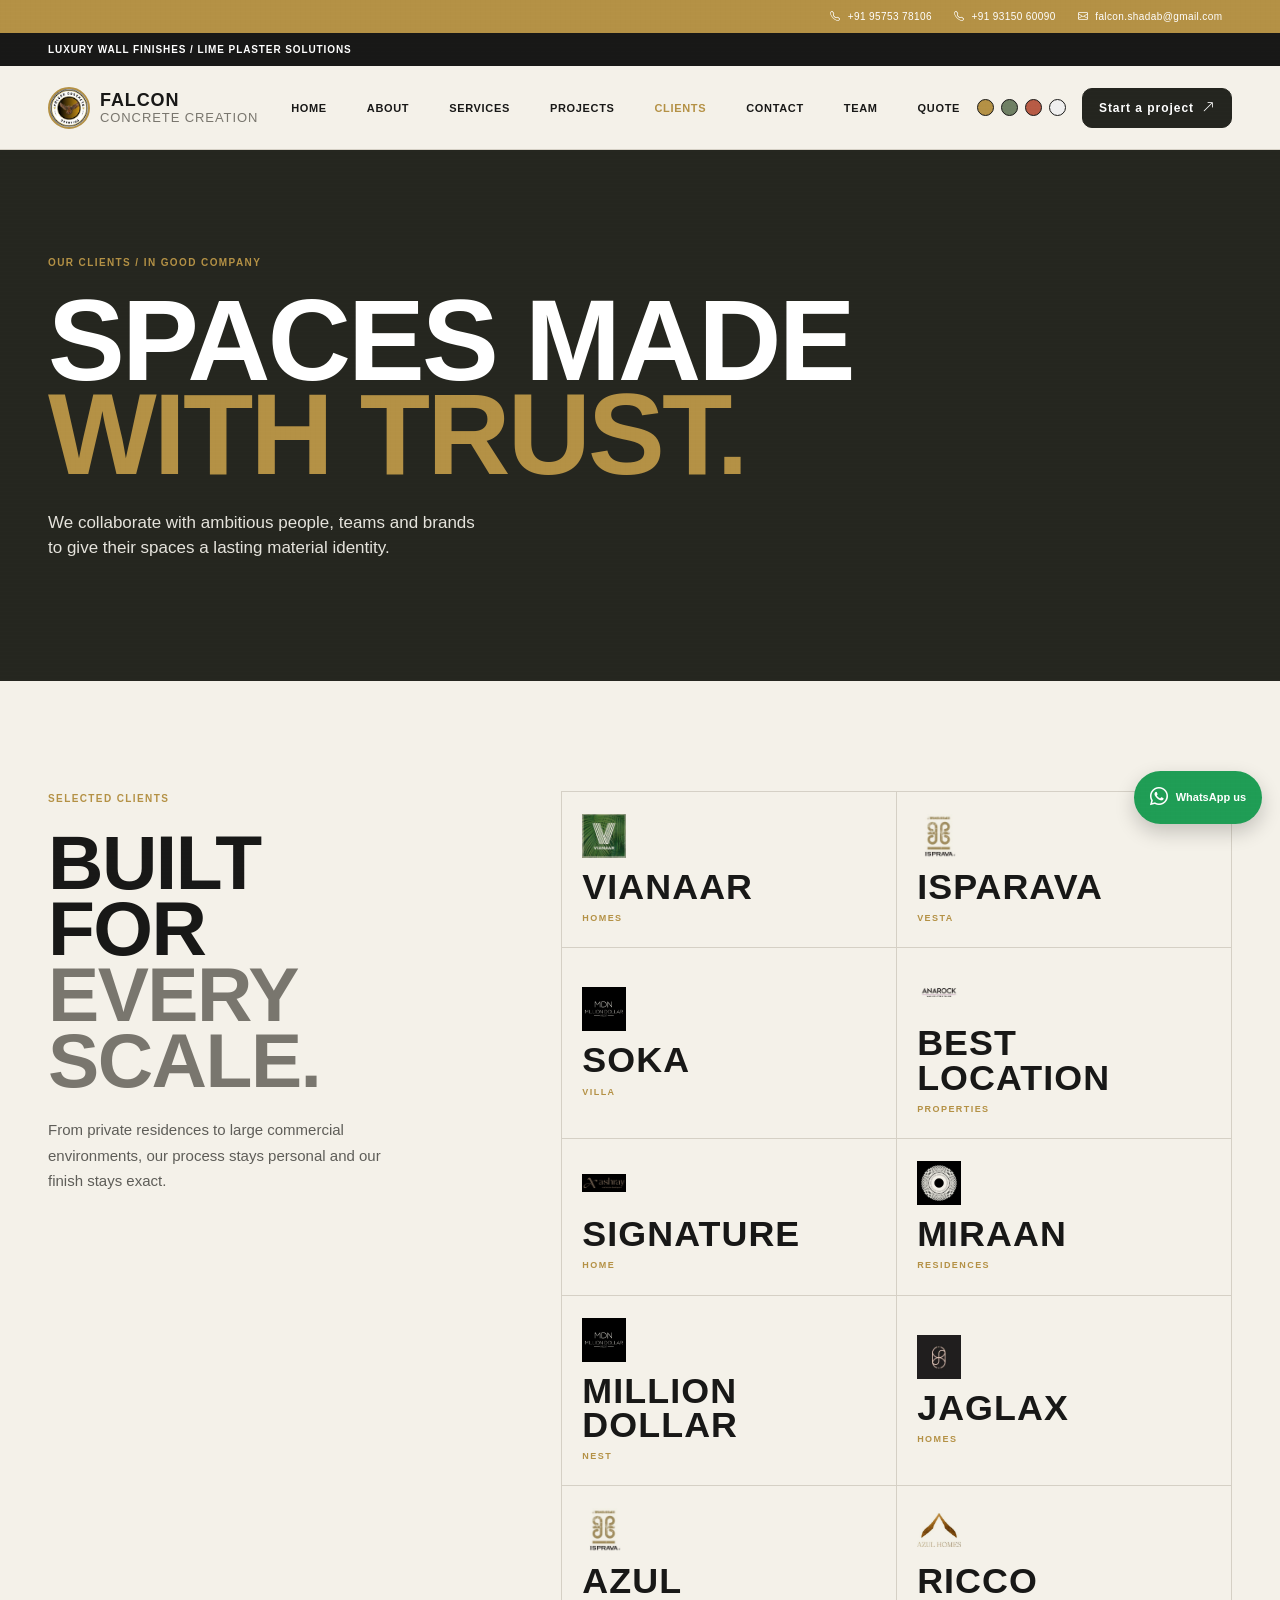
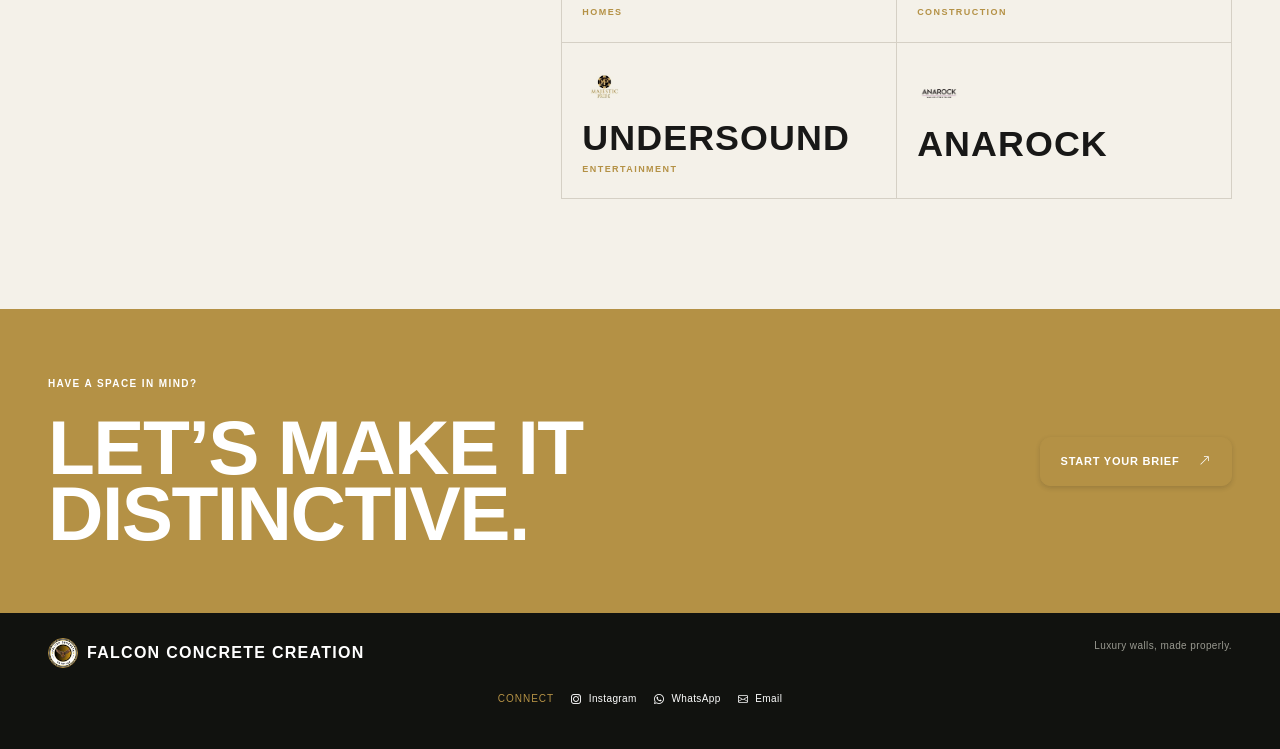
<file: clients.html>
<!doctype html>
<html lang="en" data-page="clients">

<head>
    <meta charset="utf-8">
    <meta name="viewport" content="width=device-width, initial-scale=1">
    <meta http-equiv="Content-Security-Policy" content="default-src 'self'; base-uri 'self'; object-src 'none'; frame-ancestors 'none'; form-action 'self' https://wa.me https://api.whatsapp.com; img-src 'self' data: blob: https://images.unsplash.com https://images.unsplash.com; style-src 'self' 'unsafe-inline' https://cdn.jsdelivr.net https://fonts.googleapis.com; script-src 'self' 'unsafe-inline' https://cdn.jsdelivr.net https://fonts.googleapis.com; font-src 'self' data: https://fonts.gstatic.com https://cdn.jsdelivr.net; connect-src 'self'; media-src 'self'; frame-src 'none'; upgrade-insecure-requests">
    <meta http-equiv="X-Frame-Options" content="DENY">
    <meta http-equiv="Referrer-Policy" content="strict-origin-when-cross-origin">
    <meta http-equiv="Permissions-Policy" content="geolocation=(), camera=(), microphone=(), interest-cohort=()">
    <meta name="description"
        content="Clients and collaborators of Falcon Concrete Creation across residential, hospitality and commercial spaces.">
    <meta name="keywords" content="Falcon Concrete Creation clients, luxury wall finish clients, residential interior clients, hospitality clients, commercial flooring clients, Goa interior clients, lime plaster clients, micro concrete clients, epoxy flooring clients, terrazzo clients, stucco finish clients, marble texture clients, premium building finish clients, architectural finish clients, design-led interior clients, project portfolio clients, hotel renovation clients, villa interior clients, office interior clients, luxury finish clientele, construction finish partners, surface design clients, high-end interior clients, decorative coatings clients, building finish clients, premium design clients, wall texture clients, concrete finish clients, flooring project clients, mineral finish clients, Goan architecture clients, property developer clients, bathroom and wall finish clients, hospitality décor clients, marble facade clients, interior transformation clients, premium finish collaborators, luxury surface clients, design and build clients, top construction clients">
    <meta name="theme-color" content="#1e211c">
    <meta name="robots" content="index, follow, max-image-preview:large, max-snippet:-1, max-video-preview:-1">
    <meta name="author" content="Falcon Concrete Creation">
    <meta property="og:type" content="website">
    <meta property="og:site_name" content="Falcon Concrete Creation">
    <meta property="og:title" content="Clients | Falcon Concrete Creation">
    <meta property="og:description"
        content="Explore the clients and collaborators who trust Falcon Concrete Creation with distinctive mineral surfaces and finishes.">
    <meta property="og:url" content="https://www.falconconcrete.in/clients.html">
    <meta property="og:image" content="https://www.falconconcrete.in/images/luxury-interior.jpg">
    <meta name="twitter:card" content="summary_large_image">
    <link rel="canonical" href="https://www.falconconcrete.in/clients.html">
    <title>Clients | Falcon Concrete Creation | Goa Project Partners</title>
    <link rel="preconnect" href="https://fonts.googleapis.com">
    <link rel="preconnect" href="https://fonts.gstatic.com" crossorigin>
    <link
        href="https://fonts.googleapis.com/css2?family=Barlow+Condensed:wght@500;600;700;800&family=DM+Sans:wght@400;500;600;700&display=swap"
        rel="stylesheet">
    <link href="https://cdn.jsdelivr.net/npm/bootstrap@5.3.3/dist/css/bootstrap.min.css" rel="stylesheet">
    <link rel="stylesheet" href="https://cdn.jsdelivr.net/npm/bootstrap-icons@1.11.3/font/bootstrap-icons.min.css">
    <link rel="icon" type="image/svg+xml" href="favicon.svg">
    <link rel="stylesheet" href="css/styles.css">
</head>

<body>
    <div class="announcement">
        <div class="container-fluid px-4 px-lg-5"><span>Luxury wall finishes / Lime plaster solutions</span></div>
    </div>
    <nav class="navbar navbar-expand-lg site-nav">
        <div class="container-fluid px-4 px-lg-5">
            <a class="navbar-brand" href="index.html" aria-label="Falcon Concrete Creation home">
                <img src="images/logo.jpg" alt="Falcon Concrete Creation logo">
                <span>FALCON<span> CONCRETE CREATION</span></span>
            </a>
            <button class="navbar-toggler" type="button" data-bs-toggle="collapse" data-bs-target="#mainNav" aria-label="Toggle navigation"><i class="bi bi-list"></i></button>
            <div class="collapse navbar-collapse" id="mainNav">
                <ul class="navbar-nav mx-auto mb-3 mb-lg-0 gap-lg-4">
                    <li class="nav-item"><a class="nav-link" data-nav="home" href="index.html">Home</a></li>
                    <li class="nav-item"><a class="nav-link" data-nav="about" href="about.html">About</a></li>
                    <li class="nav-item"><a class="nav-link" data-nav="services" href="services.html">Services</a></li>
                    <li class="nav-item"><a class="nav-link" data-nav="projects" href="projects.html">Projects</a></li>
                    <li class="nav-item"><a class="nav-link active" data-nav="clients" href="clients.html">Clients</a></li>
                    <li class="nav-item"><a class="nav-link" data-nav="contact" href="contact.html">Contact</a></li>
                </ul>
                <div class="theme-switcher" aria-label="Colour theme">
                    <button class="theme-dot theme-ochre" data-theme-choice="ochre" aria-label="Ochre theme"></button>
                    <button class="theme-dot theme-forest" data-theme-choice="forest" aria-label="Forest theme"></button>
                    <button class="theme-dot theme-terracotta" data-theme-choice="terracotta" aria-label="Terracotta theme"></button>
                </div>
                <a class="nav-link nav-action-link ms-lg-3" href="contact.html">Start a project <i class="bi bi-arrow-up-right ms-2"></i></a>
            </div>
        </div>
    </nav>
    <main>
        <section class="page-hero clients-hero">
            <div class="container-fluid px-4 px-lg-5">
                <p class="eyebrow">Our clients / In good company</p>
                <h1>Spaces made<br><em>with trust.</em></h1>
                <p class="page-intro">We collaborate with ambitious people, teams and brands to give their spaces a
                    lasting material identity.</p>
            </div>
        </section>
        <section class="clients-page section-pad">
            <div class="container-fluid px-4 px-lg-5">
                <div class="row g-5 align-items-start">
                    <div class="col-lg-4">
                        <p class="eyebrow">Selected clients</p>
                        <h2>Built for<br><span>every scale.</span></h2>
                        <p class="body-copy mt-4">From private residences to large commercial environments, our process
                            stays personal and our finish stays exact.</p>
                    </div>
                    <div class="col-lg-7 offset-lg-1">
                        <div class="client-grid" aria-label="Selected clients">
                            <div class="client-mark"><span>VIANAAR</span><small>HOMES</small></div>
                            <div class="client-mark"><span>ISPARAVA</span><small>VESTA</small></div>
                            <div class="client-mark"><span>SOKA</span><small>VILLA</small></div>
                            <div class="client-mark"><span>BEST LOCATION</span><small>PROPERTIES</small></div>
                            <div class="client-mark"><span>SIGNATURE</span><small>HOME</small></div>
                            <div class="client-mark"><span>MIRAAN</span><small>RESIDENCES</small></div>
                            <div class="client-mark"><span>MILLION DOLLAR</span><small>NEST</small></div>
                            <div class="client-mark"><span>JAGLAX</span><small>HOMES</small></div>
                            <div class="client-mark"><span>AZUL</span><small>HOMES</small></div>
                            <div class="client-mark"><span>RICCO</span><small>CONSTRUCTION</small></div>
                            <div class="client-mark"><span>UNDERSOUND</span><small>ENTERTAINMENT</small></div>
                            <div class="client-mark"><span>ANAROCK</span><small></small></div>
                        </div>
                    </div>
                </div>
            </div>
        </section>
        <section class="contact-strip">
            <div
                class="container-fluid px-4 px-lg-5 d-flex flex-column flex-lg-row justify-content-between align-items-lg-center gap-4">
                <div>
                    <p class="eyebrow light-eyebrow">Have a space in mind?</p>
                    <h2>Let’s make it<br><em>distinctive.</em></h2>
                </div><a class="btn btn-accent rounded-0" href="quotation.html">Start your brief <i
                        class="bi bi-arrow-up-right ms-3"></i></a>
            </div>
        </section>
    </main>
    <footer class="footer">
        <div class="container-fluid px-4 px-lg-5 d-flex justify-content-between"><span class="footer-brand">FALCON
                CONCRETE CREATION</span><span>Luxury walls, made properly.</span></div>
    </footer>
    <script src="https://cdn.jsdelivr.net/npm/bootstrap@5.3.3/dist/js/bootstrap.bundle.min.js"></script>
    <script src="js/script.js"></script>
</body>

</html>
</file>
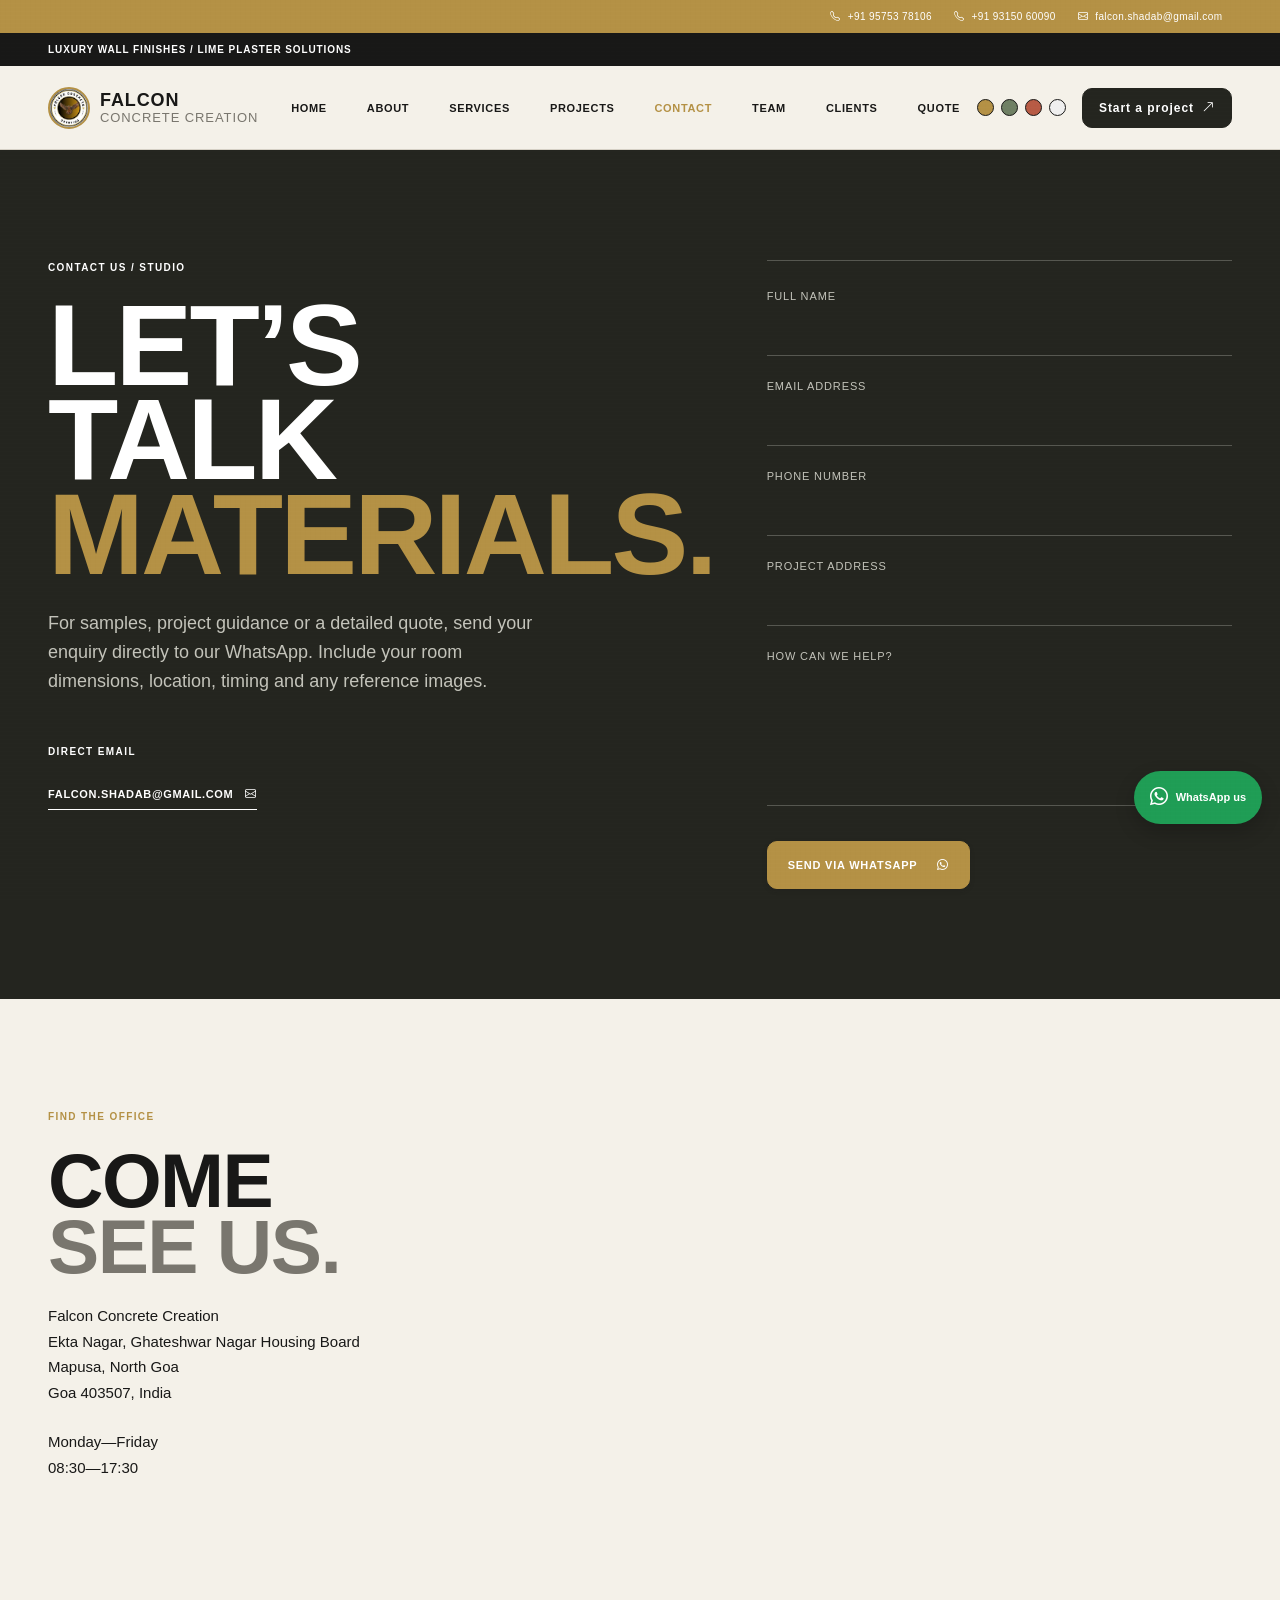
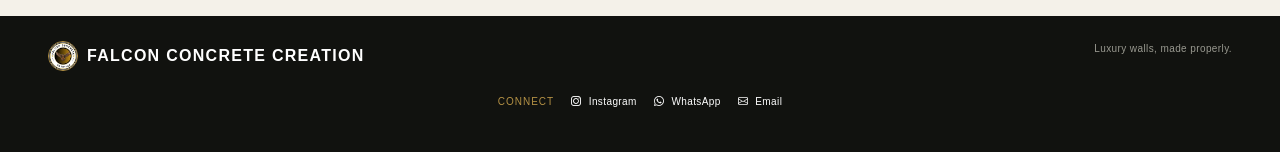
<file: contact.html>
<!doctype html>
<html lang="en" data-page="contact">

<head>
  <meta charset="utf-8">
  <meta name="viewport" content="width=device-width, initial-scale=1">
  <meta http-equiv="Content-Security-Policy" content="default-src 'self'; base-uri 'self'; object-src 'none'; frame-ancestors 'none'; form-action 'self' https://wa.me https://api.whatsapp.com; img-src 'self' data: blob: https://images.unsplash.com https://images.unsplash.com; style-src 'self' 'unsafe-inline' https://cdn.jsdelivr.net https://fonts.googleapis.com; script-src 'self' 'unsafe-inline' https://cdn.jsdelivr.net https://fonts.googleapis.com; font-src 'self' data: https://fonts.gstatic.com https://cdn.jsdelivr.net; connect-src 'self'; media-src 'self'; frame-src 'self' https://www.openstreetmap.org https://*.openstreetmap.org; upgrade-insecure-requests">
  <meta http-equiv="X-Frame-Options" content="DENY">
  <meta http-equiv="Referrer-Policy" content="strict-origin-when-cross-origin">
  <meta http-equiv="Permissions-Policy" content="geolocation=(), camera=(), microphone=(), interest-cohort=()">
  <meta name="description"
    content="Contact Falcon Concrete Creation in Mapusa, Goa for custom lime plaster, micro topping, lime wash, micro concrete wall finishes, terrazzo, epoxy flooring and premium surface solutions across India.">
  <meta name="keywords" content="contact Falcon Concrete Creation, wall finish consultant Goa, wall finish consultant India, lime plaster quote Mapusa, micro topping quote India, lime wash quote India, micro concrete quote India, epoxy flooring quote India, terrazzo flooring quote India, stucco finish quote India, marble texture exterior quote India, luxury wall finish consultation India, interior finish enquiry India, flooring company India, decorative wall coating contact, texture coating company India, villa finish specialist India, commercial surface specialist India, luxury interior finish experts India">
  <meta name="theme-color" content="#1e211c">
  <meta name="robots" content="index, follow, max-image-preview:large, max-snippet:-1, max-video-preview:-1">
  <meta name="author" content="Falcon Concrete Creation">
  <meta property="og:type" content="website">
  <meta property="og:site_name" content="Falcon Concrete Creation">
  <meta property="og:locale" content="en_IN">
  <meta property="og:title" content="Contact Falcon Concrete Creation | Lime Plaster & Flooring Experts in Goa and India">
  <meta property="og:description"
    content="Discuss your project with Falcon Concrete Creation for luxury wall finishes, micro concrete and specialist flooring in Goa and across India.">
  <meta property="og:url" content="https://www.falconconcrete.in/contact.html">
  <meta property="og:image" content="https://www.falconconcrete.in/images/luxury-interior.jpg">
  <meta name="twitter:card" content="summary_large_image">
  <link rel="canonical" href="https://www.falconconcrete.in/contact.html">
  <title>Contact Falcon Concrete Creation | Lime Plaster & Flooring Experts in Goa and India</title>
  <script type="application/ld+json">
  {
    "@context": "https://schema.org",
    "@type": "ContactPage",
    "name": "Contact Falcon Concrete Creation",
    "url": "https://www.falconconcrete.in/contact.html",
    "mainEntity": {
      "@type": "LocalBusiness",
      "name": "Falcon Concrete Creation",
      "telephone": "+91 95753 78106",
      "email": "falcon.shadab@gmail.com",
      "address": {
        "@type": "PostalAddress",
        "streetAddress": "Ekta Nagar, Ghateshwar Nagar Housing Board",
        "addressLocality": "Mapusa",
        "addressRegion": "Goa",
        "postalCode": "403507",
        "addressCountry": "IN"
      },
      "contactPoint": [{
        "@type": "ContactPoint",
        "telephone": "+91 95753 78106",
        "contactType": "customer service",
        "areaServed": "Goa",
        "availableLanguage": ["English", "Hindi", "Urdu"],
        "url": "https://wa.me/919575378106"
      }]
    },
    "potentialAction": {
      "@type": "CommunicateAction",
      "name": "WhatsApp enquiry",
      "target": "https://wa.me/919575378106?text=Hello%20Falcon%20Concrete%20Creation%2C%20I%20would%20like%20to%20discuss%20a%20project.",
      "agent": {
        "@type": "Organization",
        "name": "Falcon Concrete Creation"
      }
    }
  }
  </script>
  <link rel="preconnect" href="https://fonts.googleapis.com">
  <link rel="preconnect" href="https://fonts.gstatic.com" crossorigin>
  <link
    href="https://fonts.googleapis.com/css2?family=Barlow+Condensed:wght@500;600;700;800&family=DM+Sans:wght@400;500;600;700&display=swap"
    rel="stylesheet">
  <link href="https://cdn.jsdelivr.net/npm/bootstrap@5.3.3/dist/css/bootstrap.min.css" rel="stylesheet">
  <link rel="stylesheet" href="https://cdn.jsdelivr.net/npm/bootstrap-icons@1.11.3/font/bootstrap-icons.min.css">
  <link rel="icon" type="image/svg+xml" href="favicon.svg">
  <link rel="stylesheet" href="css/styles.css">
</head>

<body>
  <div class="announcement">
    <div class="container-fluid px-4 px-lg-5"><span>Luxury wall finishes / Lime plaster solutions</span></div>
  </div>
  <nav class="navbar navbar-expand-lg site-nav">
    <div class="container-fluid px-4 px-lg-5">
      <a class="navbar-brand" href="index.html" aria-label="Falcon Concrete Creation home">
        <img src="images/logo.jpg" alt="Falcon Concrete Creation logo">
        <span>FALCON<span> CONCRETE CREATION</span></span>
      </a>
      <button class="navbar-toggler" type="button" data-bs-toggle="collapse" data-bs-target="#mainNav" aria-label="Toggle navigation"><i class="bi bi-list"></i></button>
      <div class="collapse navbar-collapse" id="mainNav">
        <ul class="navbar-nav mx-auto mb-3 mb-lg-0 gap-lg-4">
          <li class="nav-item"><a class="nav-link" data-nav="home" href="index.html">Home</a></li>
          <li class="nav-item"><a class="nav-link" data-nav="about" href="about.html">About</a></li>
          <li class="nav-item"><a class="nav-link" data-nav="services" href="services.html">Services</a></li>
          <li class="nav-item"><a class="nav-link" data-nav="projects" href="projects.html">Projects</a></li>
          <li class="nav-item"><a class="nav-link active" data-nav="contact" href="contact.html">Contact</a></li>
        </ul>
        <div class="theme-switcher" aria-label="Colour theme">
          <button class="theme-dot theme-ochre" data-theme-choice="ochre" aria-label="Ochre theme"></button>
          <button class="theme-dot theme-forest" data-theme-choice="forest" aria-label="Forest theme"></button>
          <button class="theme-dot theme-terracotta" data-theme-choice="terracotta" aria-label="Terracotta theme"></button>
        </div>
        <a class="nav-link nav-action-link ms-lg-3" href="contact.html">Start a project <i class="bi bi-arrow-up-right ms-2"></i></a>
      </div>
    </div>
  </nav>
  <main>
    <section class="contact-page">
      <div class="container-fluid px-4 px-lg-5">
        <div class="row g-5">
          <div class="col-lg-6">
            <p class="eyebrow light-eyebrow">Contact us / Studio</p>
            <h1>Let’s talk<br><em>materials.</em></h1>
            <p class="contact-intro">For samples, project guidance or a detailed quote, send your enquiry directly to
              our WhatsApp. Include your room dimensions, location, timing and any reference images.</p>
            <div class="mt-5">
              <p class="eyebrow light-eyebrow">Direct email</p><a class="text-link light-link"
                href="mailto:falcon.shadab@gmail.com?subject=Falcon%20Concrete%20Creation%20enquiry">falcon.shadab@gmail.com
                <i class="bi bi-envelope ms-2"></i></a>
            </div>
          </div>
          <div class="col-lg-5 offset-lg-1">
            <form class="project-form" action="mailto:falcon.shadab@gmail.com" method="post" enctype="text/plain"><label
                for="c-name">Full name</label><input id="c-name" name="Name" required><label for="c-email">Email
                address</label><input id="c-email" name="Email" type="email" required><label for="c-phone">Phone
                number</label><input id="c-phone" name="Phone"><label for="c-project">Project address</label><input
                id="c-project" name="Address"><label for="c-message">How can we help?</label><textarea id="c-message"
                name="Message" rows="5"></textarea><button class="btn btn-accent rounded-0" type="submit">Send via
                WhatsApp <i class="bi bi-whatsapp ms-3"></i></button></form>
          </div>
        </div>
      </div>
    </section>
    <section class="contact-details section-pad">
      <div class="container-fluid px-4 px-lg-5">
        <div class="row g-5 align-items-start">
          <div class="col-lg-4">
            <p class="eyebrow">Find the office</p>
            <h2 class="mb-4">Come<br><span>see us.</span></h2>
            <p>Falcon Concrete Creation<br>Ekta Nagar, Ghateshwar Nagar Housing Board<br>Mapusa, North Goa<br>Goa
              403507, India</p>
            <p class="mt-4">Monday—Friday<br>08:30—17:30</p>
          </div>
          <div class="col-lg-8"><iframe class="map-frame"
              title="Map showing Falcon Concrete Creation office in Mapusa, North Goa"
              src="https://www.openstreetmap.org/export/embed.html?bbox=73.79%2C15.55%2C73.84%2C15.62&layer=mapnik&marker=15.591%2C73.812"
              loading="lazy" allowfullscreen></iframe>
          </div>
        </div>
      </div>
    </section>
  </main>
  <footer class="footer">
    <div class="container-fluid px-4 px-lg-5 d-flex justify-content-between"><span class="footer-brand">FALCON CONCRETE
        CREATION</span><span>Luxury walls, made properly.</span></div>
  </footer>
  <script src="https://cdn.jsdelivr.net/npm/bootstrap@5.3.3/dist/js/bootstrap.bundle.min.js"></script>
  <script src="js/script.js"></script>
</body>

</html>
</file>
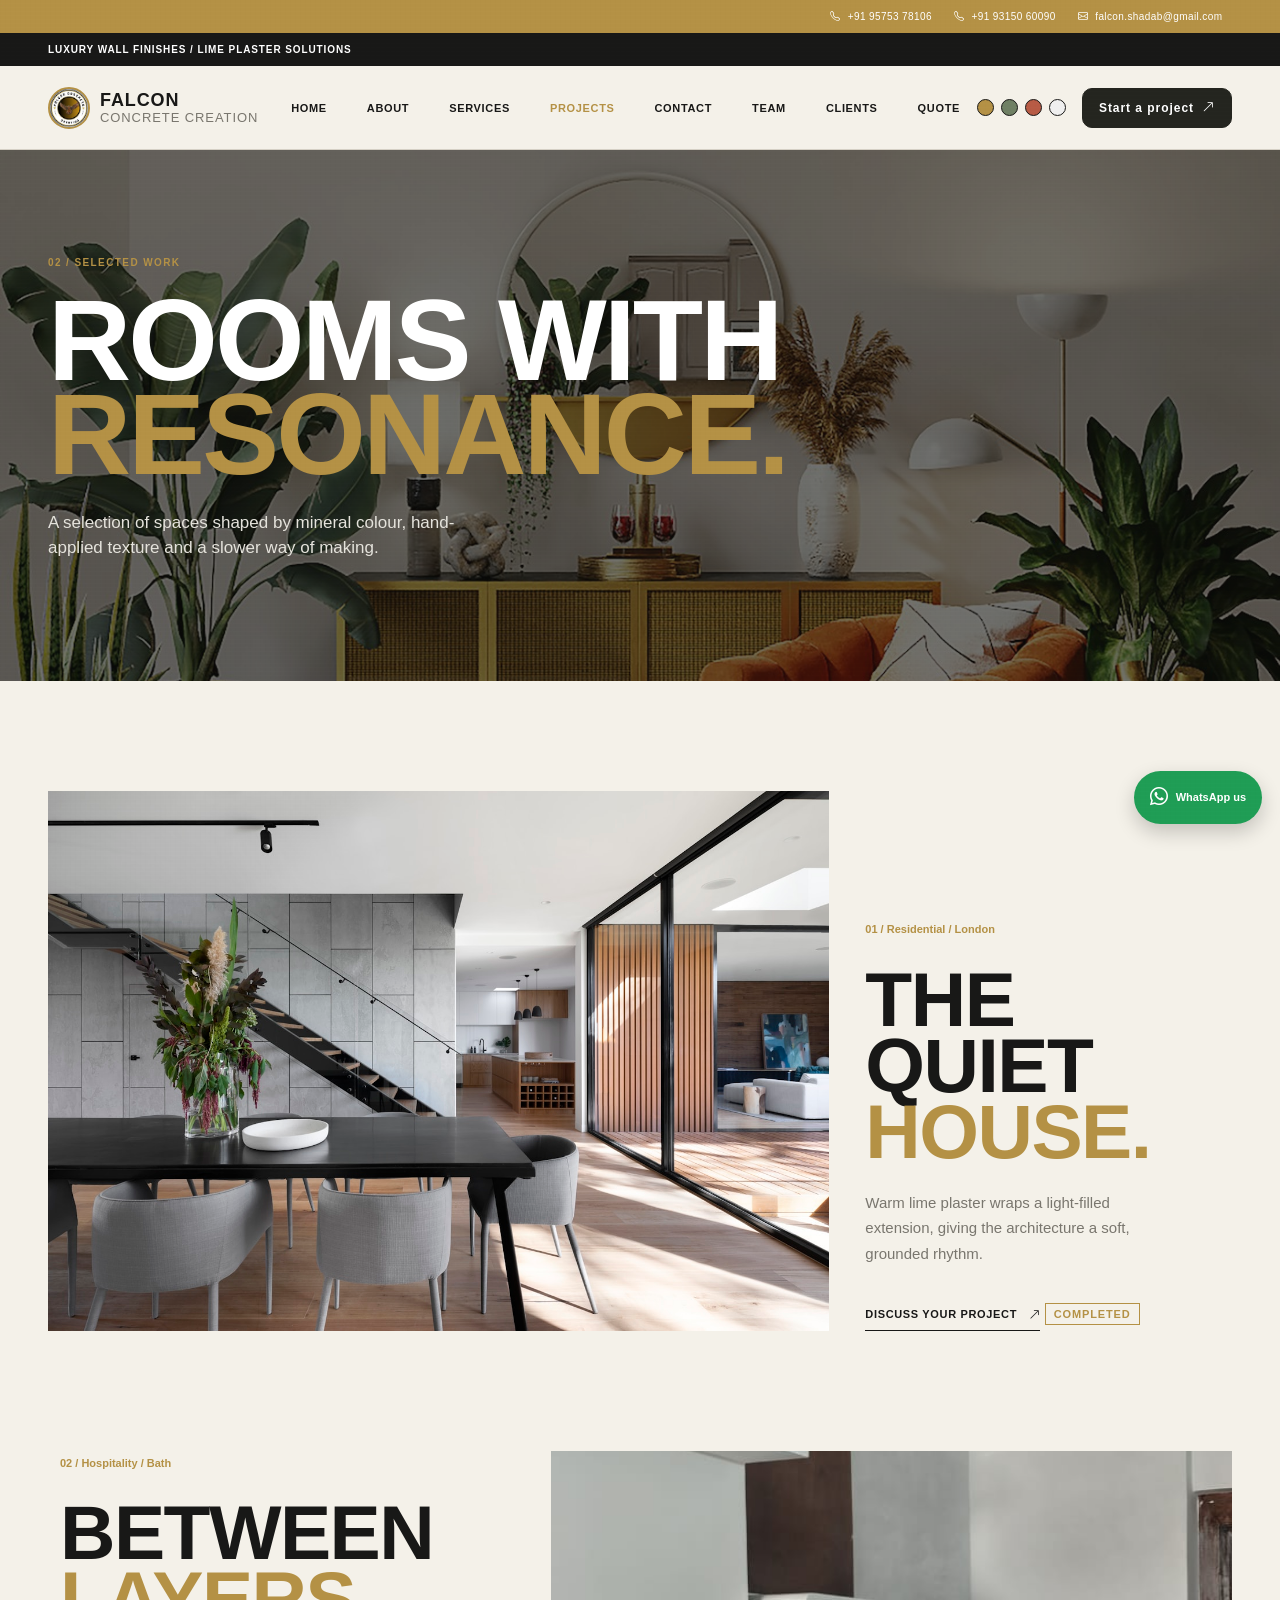
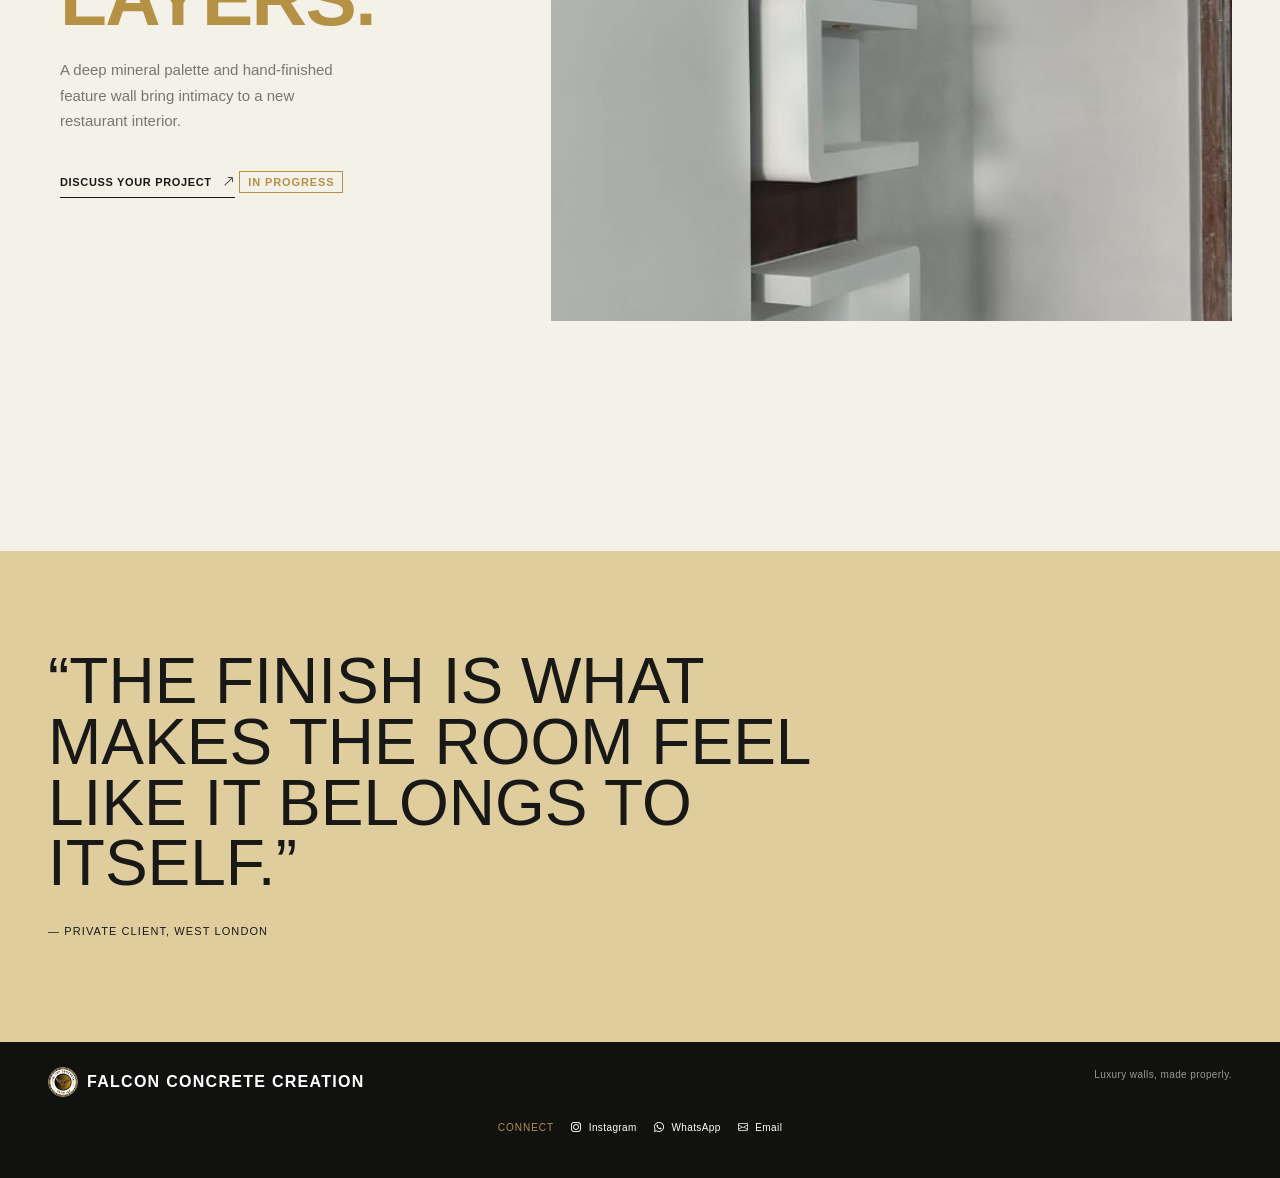
<file: projects.html>
<!doctype html>
<html lang="en" data-page="projects">

<head>
    <meta charset="utf-8">
    <meta name="viewport" content="width=device-width, initial-scale=1">
    <meta http-equiv="Content-Security-Policy" content="default-src 'self'; base-uri 'self'; object-src 'none'; frame-ancestors 'none'; form-action 'self' https://wa.me https://api.whatsapp.com; img-src 'self' data: blob: https://images.unsplash.com https://images.unsplash.com; style-src 'self' 'unsafe-inline' https://cdn.jsdelivr.net https://fonts.googleapis.com; script-src 'self' 'unsafe-inline' https://cdn.jsdelivr.net https://fonts.googleapis.com; font-src 'self' data: https://fonts.gstatic.com https://cdn.jsdelivr.net; connect-src 'self'; media-src 'self'; frame-src 'none'; upgrade-insecure-requests">
    <meta http-equiv="X-Frame-Options" content="DENY">
    <meta http-equiv="Referrer-Policy" content="strict-origin-when-cross-origin">
    <meta http-equiv="Permissions-Policy" content="geolocation=(), camera=(), microphone=(), interest-cohort=()">
    <meta name="description"
        content="Explore premium lime plaster, micro concrete, terrazzo, marble texture and flooring project work by Falcon Concrete Creation in Goa and across India.">
    <meta name="keywords" content="Falcon Concrete Creation projects, lime plaster project, micro concrete wall project, micro concrete flooring project, epoxy flooring project, industrial flooring project, metallic flooring project, marble texture exterior project, stucco wall project, decorative plaster project, luxury interior design project, hospitality wall finish project, premium villa wall finish, architect finished interiors, hand finished plaster work, residential wall texture project, commercial flooring project, office interior finishes, hotel interior finish work, luxury finish portfolio India, premium concrete surface projects, decorative concrete work, architecture finish portfolio, mineral coatings projects, wall finish inspiration, interior finish gallery, texture coating examples, high-end construction finishes, project portfolio Goa, premium materials showcase, interior finish company India">
    <meta name="robots" content="index, follow, max-image-preview:large, max-snippet:-1, max-video-preview:-1">
    <meta name="author" content="Falcon Concrete Creation">
    <meta property="og:site_name" content="Falcon Concrete Creation">
    <meta property="og:locale" content="en_IN">
    <meta property="og:title" content="Projects | Falcon Concrete Creation | Interior Finish Portfolio">
    <meta property="og:description" content="Explore project highlights in lime plaster, micro concrete, terrazzo and flooring finishes from Falcon Concrete Creation across Goa and India.">
    <meta property="og:url" content="https://www.falconconcrete.in/projects.html">
    <meta property="og:image" content="https://www.falconconcrete.in/images/luxury-interior.jpg">
    <meta name="twitter:card" content="summary_large_image">
    <link rel="canonical" href="https://www.falconconcrete.in/projects.html">
    <title>Projects | Falcon Concrete Creation | Interior Finish Portfolio</title>
    <link rel="preconnect" href="https://fonts.googleapis.com">
    <link rel="preconnect" href="https://fonts.gstatic.com" crossorigin>
    <link
        href="https://fonts.googleapis.com/css2?family=Barlow+Condensed:wght@500;600;700;800&family=DM+Sans:wght@400;500;600;700&display=swap"
        rel="stylesheet">
    <link href="https://cdn.jsdelivr.net/npm/bootstrap@5.3.3/dist/css/bootstrap.min.css" rel="stylesheet">
    <link rel="stylesheet" href="https://cdn.jsdelivr.net/npm/bootstrap-icons@1.11.3/font/bootstrap-icons.min.css">
    <link rel="icon" type="image/svg+xml" href="favicon.svg">
    <link rel="stylesheet" href="css/styles.css">
</head>

<body>
    <div class="announcement">
        <div class="container-fluid px-4 px-lg-5"><span>Luxury wall finishes / Lime plaster solutions</span></div>
    </div>
    <nav class="navbar navbar-expand-lg site-nav">
        <div class="container-fluid px-4 px-lg-5">
            <a class="navbar-brand" href="index.html" aria-label="Falcon Concrete Creation home">
                <img src="images/logo.jpg" alt="Falcon Concrete Creation logo">
                <span>FALCON<span> CONCRETE CREATION</span></span>
            </a>
            <button class="navbar-toggler" type="button" data-bs-toggle="collapse" data-bs-target="#mainNav" aria-label="Toggle navigation"><i class="bi bi-list"></i></button>
            <div class="collapse navbar-collapse" id="mainNav">
                <ul class="navbar-nav mx-auto mb-3 mb-lg-0 gap-lg-4">
                    <li class="nav-item"><a class="nav-link" data-nav="home" href="index.html">Home</a></li>
                    <li class="nav-item"><a class="nav-link" data-nav="about" href="about.html">About</a></li>
                    <li class="nav-item"><a class="nav-link" data-nav="services" href="services.html">Services</a></li>
                    <li class="nav-item"><a class="nav-link active" data-nav="projects" href="projects.html">Projects</a></li>
                    <li class="nav-item"><a class="nav-link" data-nav="contact" href="contact.html">Contact</a></li>
                </ul>
                <div class="theme-switcher" aria-label="Colour theme">
                    <button class="theme-dot theme-ochre" data-theme-choice="ochre" aria-label="Ochre theme"></button>
                    <button class="theme-dot theme-forest" data-theme-choice="forest" aria-label="Forest theme"></button>
                    <button class="theme-dot theme-terracotta" data-theme-choice="terracotta" aria-label="Terracotta theme"></button>
                </div>
                <a class="nav-link nav-action-link ms-lg-3" href="contact.html">Start a project <i class="bi bi-arrow-up-right ms-2"></i></a>
            </div>
        </div>
    </nav>
    <main>
        <section class="page-hero project-hero">
            <div class="container-fluid px-4 px-lg-5">
                <p class="eyebrow">02 / Selected work</p>
                <h1>Rooms with<br><em>resonance.</em></h1>
                <p class="page-intro">A selection of spaces shaped by mineral colour, hand-applied texture and a slower
                    way of making.</p>
            </div>
        </section>
        <section class="section-pad project-list">
            <div class="container-fluid px-4 px-lg-5">
                <div class="row g-4 align-items-end project-row">
                    <div class="col-lg-8"><img class="project-image" src="images/luxury-interior.jpg"
                            alt="Luxury interior with warm textured walls"></div>
                    <div class="col-lg-4 project-meta"><span>01 / Residential / London</span>
                        <h2>The quiet<br><em>house.</em></h2>
                        <p>Warm lime plaster wraps a light-filled extension, giving the architecture a soft, grounded
                            rhythm.</p><a class="text-link dark-link" href="quotation.html">Discuss your project <i
                                class="bi bi-arrow-up-right ms-2"></i></a>
                    </div>
                </div>
                <div class="row g-4 align-items-start project-row reverse-row">
                    <div class="col-lg-5 project-meta"><span>02 / Hospitality / Bath</span>
                        <h2>Between<br><em>layers.</em></h2>
                        <p>A deep mineral palette and hand-finished feature wall bring intimacy to a new restaurant
                            interior.</p><a class="text-link dark-link" href="quotation.html">Discuss your project <i
                                class="bi bi-arrow-up-right ms-2"></i></a>
                    </div>
                    <div class="col-lg-7"><img class="project-image detail-project" src="images/limeplasterwallandceilings/IMG-20250419-WA0038.jpg"
                            alt="Close detail of a textured plaster wall"></div>
                </div>
            </div>
        </section>
        <section class="quote-section">
            <div class="container-fluid px-4 px-lg-5">
                <blockquote>“The finish is what makes the room feel like it belongs to itself.”</blockquote><span>—
                    Private client, West London</span>
            </div>
        </section>
    </main>
    <footer class="footer">
        <div class="container-fluid px-4 px-lg-5 d-flex justify-content-between"><span class="footer-brand">FALCON
                CONCRETE CREATION</span><span>Luxury walls, made properly.</span></div>
    </footer>
    <script src="https://cdn.jsdelivr.net/npm/bootstrap@5.3.3/dist/js/bootstrap.bundle.min.js"></script>
    <script src="js/script.js"></script>
</body>

</html>
</file>
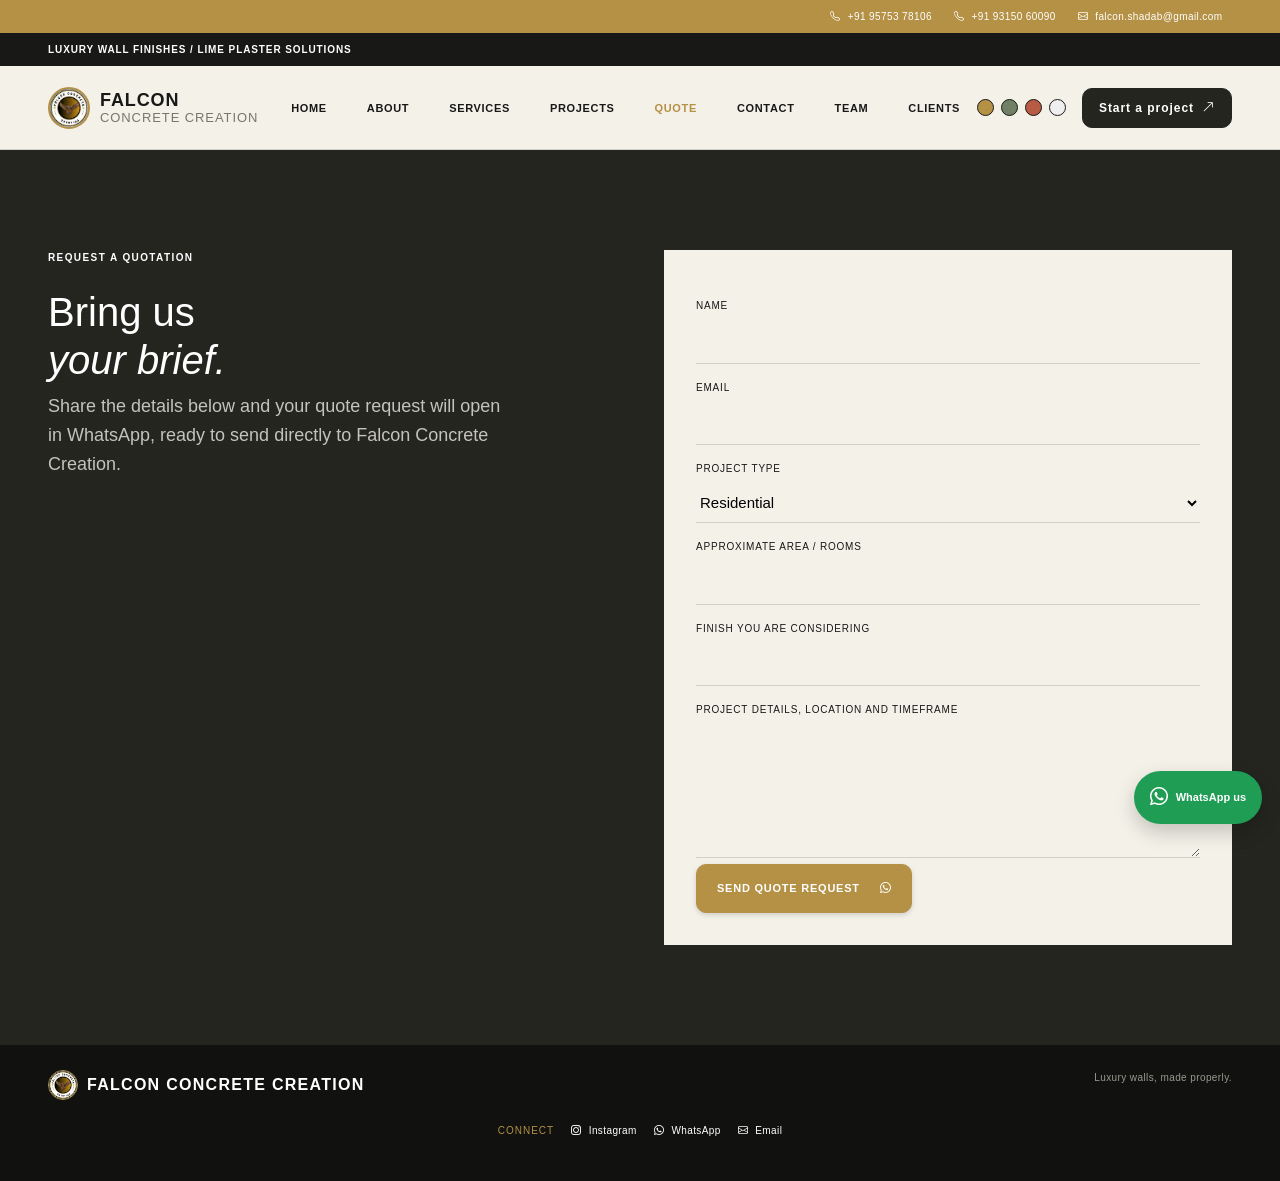
<file: quotation.html>
<!doctype html>
<html lang="en" data-page="quotation">

<head>
  <meta charset="utf-8">
  <meta name="viewport" content="width=device-width, initial-scale=1">
  <meta http-equiv="Content-Security-Policy" content="default-src 'self'; base-uri 'self'; object-src 'none'; frame-ancestors 'none'; form-action 'self' https://wa.me https://api.whatsapp.com; img-src 'self' data: blob: https://images.unsplash.com https://images.unsplash.com; style-src 'self' 'unsafe-inline' https://cdn.jsdelivr.net https://fonts.googleapis.com; script-src 'self' 'unsafe-inline' https://cdn.jsdelivr.net https://fonts.googleapis.com; font-src 'self' data: https://fonts.gstatic.com https://cdn.jsdelivr.net; connect-src 'self'; media-src 'self'; frame-src 'none'; upgrade-insecure-requests">
  <meta http-equiv="X-Frame-Options" content="DENY">
  <meta http-equiv="Referrer-Policy" content="strict-origin-when-cross-origin">
  <meta http-equiv="Permissions-Policy" content="geolocation=(), camera=(), microphone=(), interest-cohort=()">
  <meta name="description"
    content="Request a quotation from Falcon Concrete Creation for luxury wall finishes and flooring in Goa and across India.">
  <meta name="keywords" content="request quote Falcon Concrete Creation, lime plaster quotation India, micro concrete price quote India, epoxy flooring quotation India, industrial flooring quote India, metallic flooring quote India, terrazzo flooring estimate India, marble texture exterior quote India, stucco finish estimate India, wall texture quotation India, premium wall finish quote India, luxury interior finish quote India, home wall finish cost India, villa wall coating quote India, office flooring quotation India, hospitality interior finish quote India, custom plaster quote India, decorative wall finishes estimate India, premium flooring estimate India, Goan wall finish quote, construction finishing quote India, interior renovation quote India, surface finishing quotation India, concrete floor price India, wall texture cost India, marble effect wall quote India, facade texture quote India, epoxy floor cost India, polished concrete pricing India, textured plaster estimate India, floor coating quote India, luxury finish contract quote India, project pricing India, wall coating pricing India, flooring contractor estimate India, high-end wall finish price India, custom design finishing quotation India">
  <meta name="theme-color" content="#1e211c">
  <meta name="robots" content="index, follow, max-image-preview:large, max-snippet:-1, max-video-preview:-1">
  <meta name="author" content="Falcon Concrete Creation">
  <meta property="og:type" content="website">
  <meta property="og:site_name" content="Falcon Concrete Creation">
  <meta property="og:locale" content="en_IN">
  <meta property="og:title" content="Request a Quote | Falcon Concrete Creation | India & Goa Finish Enquiry">
  <meta property="og:description"
    content="Share your project details with Falcon Concrete Creation and request guidance on wall finishes or flooring across Goa and India.">
  <meta property="og:url" content="https://www.falconconcrete.in/quotation.html">
  <meta property="og:image" content="https://www.falconconcrete.in/images/luxury-interior.jpg">
  <meta name="twitter:card" content="summary_large_image">
  <link rel="canonical" href="https://www.falconconcrete.in/quotation.html">
  <title>Request a Quote | Falcon Concrete Creation | India & Goa Finish Enquiry</title>
  <link rel="preconnect" href="https://fonts.googleapis.com">
  <link rel="preconnect" href="https://fonts.gstatic.com" crossorigin>
  <link
    href="https://fonts.googleapis.com/css2?family=Barlow+Condensed:wght@500;600;700;800&family=DM+Sans:wght@400;500;600;700&display=swap"
    rel="stylesheet">
  <link href="https://cdn.jsdelivr.net/npm/bootstrap@5.3.3/dist/css/bootstrap.min.css" rel="stylesheet">
  <link rel="stylesheet" href="https://cdn.jsdelivr.net/npm/bootstrap-icons@1.11.3/font/bootstrap-icons.min.css">
  <link rel="icon" type="image/svg+xml" href="favicon.svg">
  <link rel="stylesheet" href="css/styles.css">
</head>

<body>
  <div class="announcement">
    <div class="container-fluid px-4 px-lg-5"><span>Luxury wall finishes / Lime plaster solutions</span></div>
  </div>
  <nav class="navbar navbar-expand-lg site-nav">
    <div class="container-fluid px-4 px-lg-5">
      <a class="navbar-brand" href="index.html" aria-label="Falcon Concrete Creation home">
        <img src="images/logo.jpg" alt="Falcon Concrete Creation logo">
        <span>FALCON<span> CONCRETE CREATION</span></span>
      </a>
      <button class="navbar-toggler" type="button" data-bs-toggle="collapse" data-bs-target="#mainNav" aria-label="Toggle navigation"><i class="bi bi-list"></i></button>
      <div class="collapse navbar-collapse" id="mainNav">
        <ul class="navbar-nav mx-auto mb-3 mb-lg-0 gap-lg-4">
          <li class="nav-item"><a class="nav-link" data-nav="home" href="index.html">Home</a></li>
          <li class="nav-item"><a class="nav-link" data-nav="about" href="about.html">About</a></li>
          <li class="nav-item"><a class="nav-link" data-nav="services" href="services.html">Services</a></li>
          <li class="nav-item"><a class="nav-link" data-nav="projects" href="projects.html">Projects</a></li>
          <li class="nav-item"><a class="nav-link active" data-nav="quotation" href="quotation.html">Quote</a></li>
          <li class="nav-item"><a class="nav-link" data-nav="contact" href="contact.html">Contact</a></li>
        </ul>
        <div class="theme-switcher" aria-label="Colour theme">
          <button class="theme-dot theme-ochre" data-theme-choice="ochre" aria-label="Ochre theme"></button>
          <button class="theme-dot theme-forest" data-theme-choice="forest" aria-label="Forest theme"></button>
          <button class="theme-dot theme-terracotta" data-theme-choice="terracotta" aria-label="Terracotta theme"></button>
        </div>
        <a class="nav-link nav-action-link ms-lg-3" href="contact.html">Start a project <i class="bi bi-arrow-up-right ms-2"></i></a>
      </div>
    </div>
  </nav>
  <main>
    <section class="quote-page">
      <div class="container-fluid px-4 px-lg-5">
        <div class="row g-5 align-items-start">
          <div class="col-lg-5">
            <p class="eyebrow light-eyebrow">Request a quotation</p>
            <h1>Bring us<br><em>your brief.</em></h1>
            <p class="contact-intro">Share the details below and your quote request will open in WhatsApp, ready to send directly to Falcon Concrete Creation.</p>
          </div>
          <div class="col-lg-6 offset-lg-1">
            <form class="quote-form" action="https://wa.me/919575378106" method="post" enctype="text/plain"><label
                for="q-name">Name</label><input id="q-name" name="Name" required><label
                for="q-email">Email</label><input id="q-email" name="Email" type="email" required><label
                for="q-type">Project type</label><select id="q-type" name="Project type">
                <option>Residential</option>
                <option>Hospitality</option>
                <option>Retail or commercial</option>
                <option>Architectural project</option>
              </select><label for="q-area">Approximate area / rooms</label><input id="q-area" name="Area"><label
                for="q-finish">Finish you are considering</label><input id="q-finish" name="Finish"><label
                for="q-details">Project details, location and timeframe</label><textarea id="q-details" name="Details"
                rows="5"></textarea><button class="btn btn-accent rounded-0" type="submit">Send quote request <i
                  class="bi bi-whatsapp ms-3"></i></button></form>
          </div>
        </div>
      </div>
    </section>
  </main>
  <footer class="footer">
    <div class="container-fluid px-4 px-lg-5 d-flex justify-content-between"><span class="footer-brand">FALCON CONCRETE
        CREATION</span><span>Luxury walls, made properly.</span></div>
  </footer>
  <script src="https://cdn.jsdelivr.net/npm/bootstrap@5.3.3/dist/js/bootstrap.bundle.min.js"></script>
  <script src="js/script.js"></script>
</body>

</html>
</file>
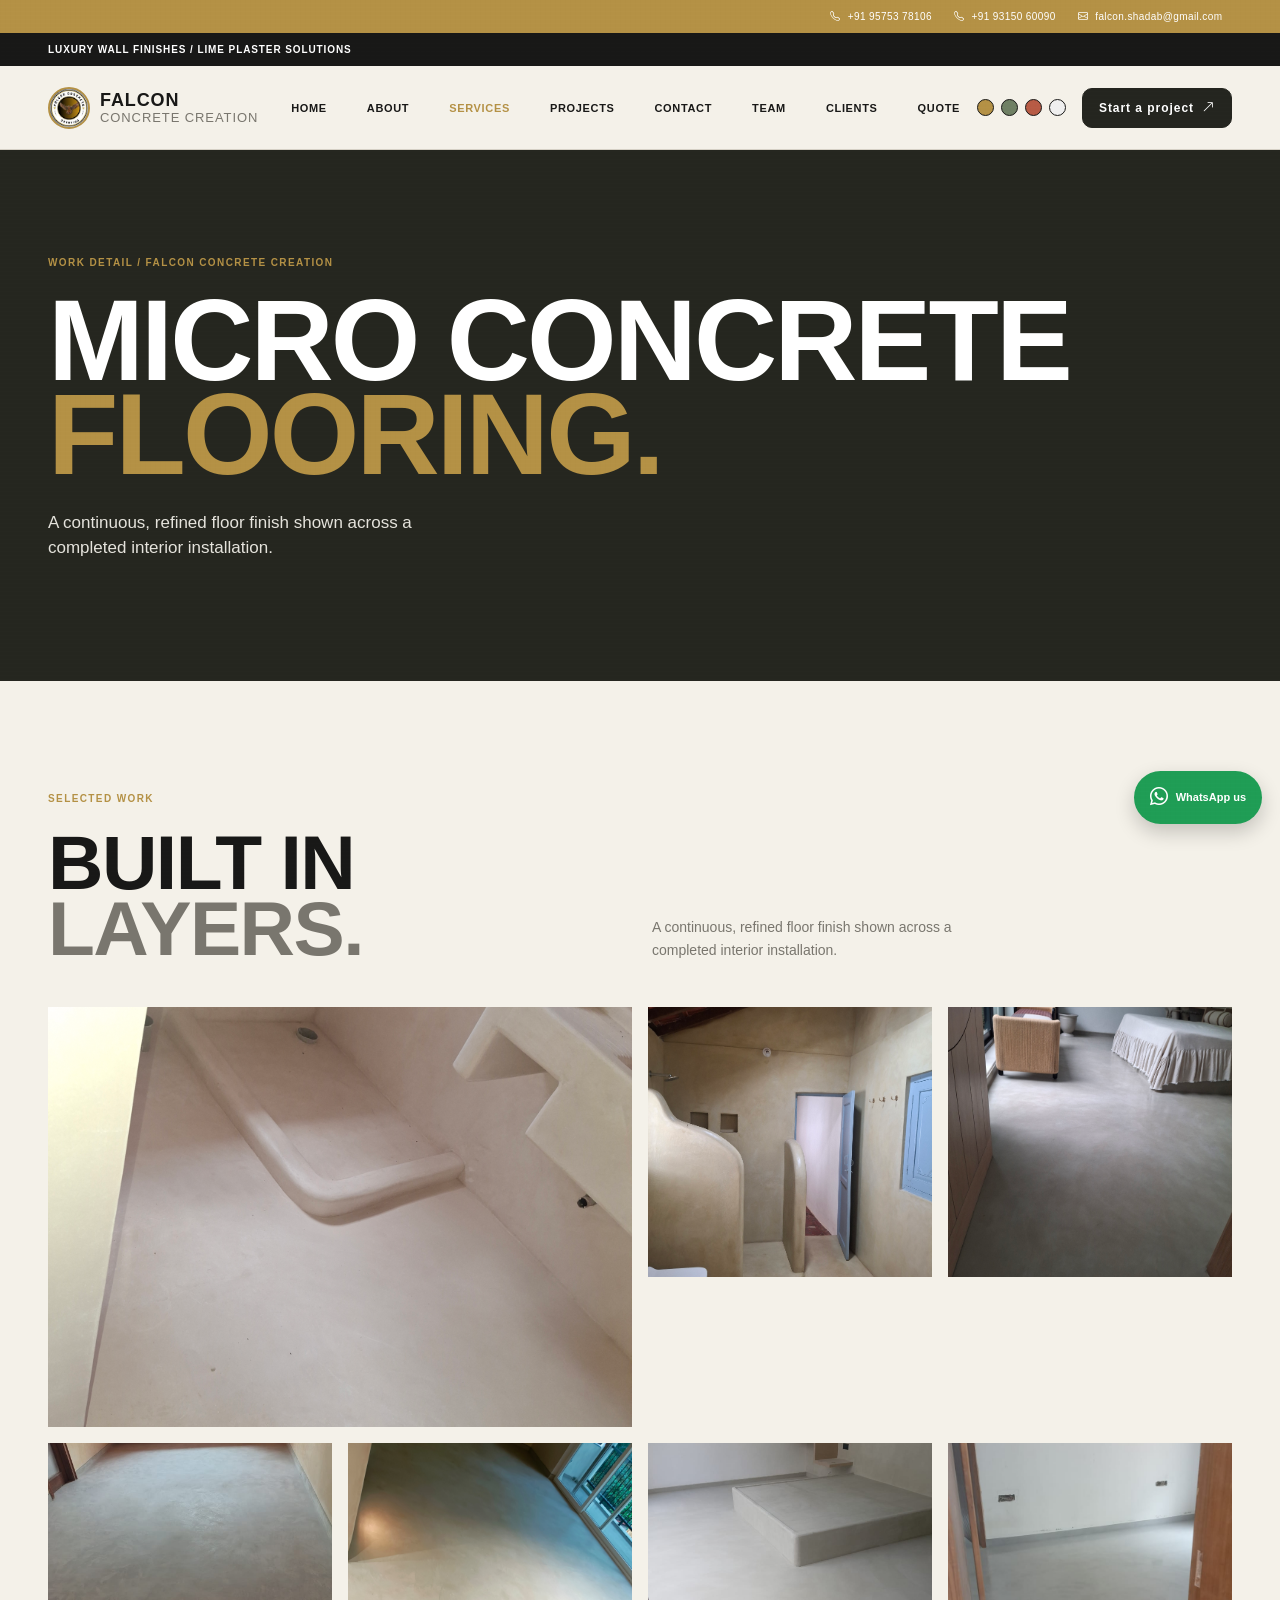
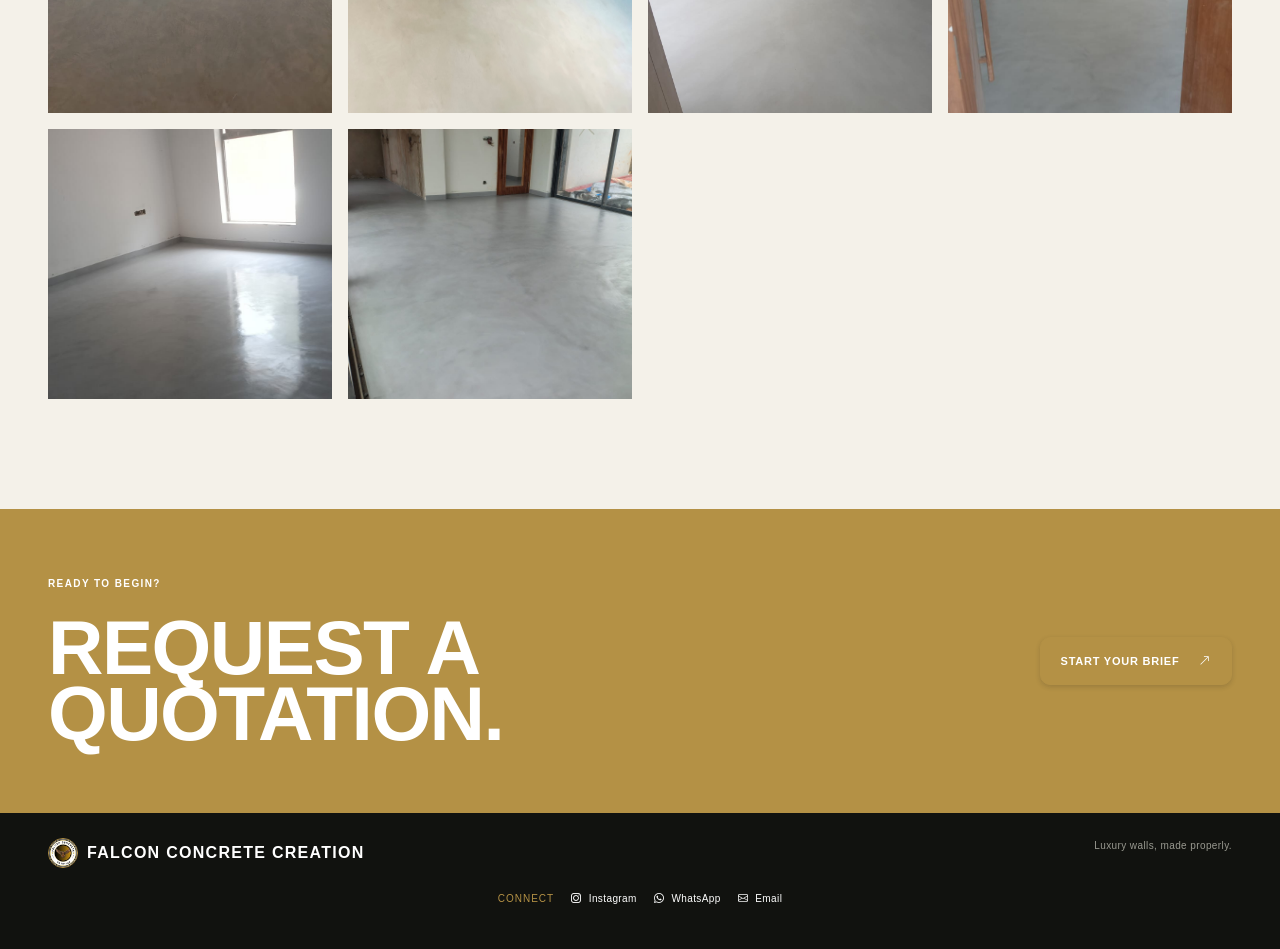
<file: service-detail.html>
<!doctype html>
<html lang="en" data-page="service-detail">

<head>
  <meta charset="utf-8">
  <meta name="viewport" content="width=device-width, initial-scale=1">
  <meta http-equiv="Content-Security-Policy" content="default-src 'self'; base-uri 'self'; object-src 'none'; frame-ancestors 'none'; form-action 'self' https://wa.me https://api.whatsapp.com; img-src 'self' data: blob: https://images.unsplash.com https://images.unsplash.com; style-src 'self' 'unsafe-inline' https://cdn.jsdelivr.net https://fonts.googleapis.com; script-src 'self' 'unsafe-inline' https://cdn.jsdelivr.net https://fonts.googleapis.com; font-src 'self' data: https://fonts.gstatic.com https://cdn.jsdelivr.net; connect-src 'self'; media-src 'self'; frame-src 'none'; upgrade-insecure-requests">
  <meta http-equiv="X-Frame-Options" content="DENY">
  <meta http-equiv="Referrer-Policy" content="strict-origin-when-cross-origin">
  <meta http-equiv="Permissions-Policy" content="geolocation=(), camera=(), microphone=(), interest-cohort=()">
  <meta name="description" content="Detailed work gallery from Falcon Concrete Creation, featuring luxury wall finishes and specialist flooring.">
  <meta name="keywords" content="service detail Falcon Concrete Creation, lime plaster detail, micro concrete wall detail, micro concrete floor detail, epoxy flooring detail, industrial flooring detail, metallic flooring detail, terrazzo work detail, stucco texture detail, marble texture detail, wall finish gallery, luxury finish examples, interior surface detail, exterior texture detail, architectural coating samples, mineral finishes gallery, premium wall coating details, decorative concrete detail, floor texture product detail, microcement detail, luxury interior finish detail, craftsmanship gallery, design detail, stone effect finish detail, architectural finish showcase, interior finish project gallery, flooring detail gallery, wall finish close-up, textured surface examples, material detail page, concrete surface detail, premium finish portfolio, construction finish detail, wall texture gallery, facade texture detail, Goa architecture surfaces, luxury finish project detail, decorative coating examples, finishes detail page">
  <meta name="theme-color" content="#1e211c">
  <meta name="robots" content="index, follow, max-image-preview:large, max-snippet:-1, max-video-preview:-1">
  <meta name="author" content="Falcon Concrete Creation">
  <meta property="og:type" content="website">
  <meta property="og:site_name" content="Falcon Concrete Creation">
  <meta property="og:title" content="Service Detail | Falcon Concrete Creation">
  <meta property="og:description"
    content="Explore detailed project galleries of hand-finished walls, floors and specialist surfaces by Falcon Concrete Creation.">
  <meta property="og:url" content="https://www.falconconcrete.in/service-detail.html">
  <meta property="og:image" content="https://www.falconconcrete.in/images/luxury-interior.jpg">
  <meta name="twitter:card" content="summary_large_image">
  <link rel="canonical" href="https://www.falconconcrete.in/service-detail.html">
  <title>Service Detail | Falcon Concrete Creation | Finish Gallery</title>
  <link rel="preconnect" href="https://fonts.googleapis.com">
  <link rel="preconnect" href="https://fonts.gstatic.com" crossorigin>
  <link
    href="https://fonts.googleapis.com/css2?family=Barlow+Condensed:wght@500;600;700;800&family=DM+Sans:wght@400;500;600;700&display=swap"
    rel="stylesheet">
  <link href="https://cdn.jsdelivr.net/npm/bootstrap@5.3.3/dist/css/bootstrap.min.css" rel="stylesheet">
  <link rel="stylesheet" href="https://cdn.jsdelivr.net/npm/bootstrap-icons@1.11.3/font/bootstrap-icons.min.css">
  <link rel="icon" type="image/svg+xml" href="favicon.svg">
  <link rel="stylesheet" href="css/styles.css">
</head>

<body>
  <div class="announcement">
    <div class="container-fluid px-4 px-lg-5"><span>Luxury wall finishes / Lime plaster solutions</span></div>
  </div>
  <nav class="navbar navbar-expand-lg site-nav">
    <div class="container-fluid px-4 px-lg-5">
      <a class="navbar-brand" href="index.html" aria-label="Falcon Concrete Creation home">
        <img src="images/logo.jpg" alt="Falcon Concrete Creation logo">
        <span>FALCON<span> CONCRETE CREATION</span></span>
      </a>
      <button class="navbar-toggler" type="button" data-bs-toggle="collapse" data-bs-target="#mainNav" aria-label="Toggle navigation"><i class="bi bi-list"></i></button>
      <div class="collapse navbar-collapse" id="mainNav">
        <ul class="navbar-nav mx-auto mb-3 mb-lg-0 gap-lg-4">
          <li class="nav-item"><a class="nav-link" data-nav="home" href="index.html">Home</a></li>
          <li class="nav-item"><a class="nav-link" data-nav="about" href="about.html">About</a></li>
          <li class="nav-item"><a class="nav-link active" data-nav="services" href="services.html">Services</a></li>
          <li class="nav-item"><a class="nav-link" data-nav="projects" href="projects.html">Projects</a></li>
          <li class="nav-item"><a class="nav-link" data-nav="contact" href="contact.html">Contact</a></li>
        </ul>
        <div class="theme-switcher" aria-label="Colour theme">
          <button class="theme-dot theme-ochre" data-theme-choice="ochre" aria-label="Ochre theme"></button>
          <button class="theme-dot theme-forest" data-theme-choice="forest" aria-label="Forest theme"></button>
          <button class="theme-dot theme-terracotta" data-theme-choice="terracotta" aria-label="Terracotta theme"></button>
        </div>
        <a class="nav-link nav-action-link ms-lg-3" href="contact.html">Start a project <i class="bi bi-arrow-up-right ms-2"></i></a>
      </div>
    </div>
  </nav>
  <main>
    <section class="page-hero detail-hero">
      <div class="container-fluid px-4 px-lg-5">
        <p class="eyebrow">Work detail / Falcon Concrete Creation</p>
        <h1 id="detail-title">Micro concrete<br><em>flooring.</em></h1>
        <p class="page-intro" id="detail-description">A detailed look at one of our finished surfaces.</p>
      </div>
    </section>
    <section class="micro-floor-gallery detail-gallery">
      <div class="container-fluid px-4 px-lg-5">
        <div class="gallery-heading">
          <div>
            <p class="eyebrow">Selected work</p>
            <h2 id="detail-heading">Built in<br><span>layers.</span></h2>
          </div>
          <p id="detail-note">Every project is prepared, applied and refined for its setting.</p>
        </div>
        <div class="row g-3 micro-gallery-grid" id="detail-gallery"></div>
      </div>
    </section>
    <section class="contact-strip">
      <div
        class="container-fluid px-4 px-lg-5 d-flex flex-column flex-lg-row justify-content-between align-items-lg-center gap-4">
        <div>
          <p class="eyebrow light-eyebrow">Ready to begin?</p>
          <h2>Request a<br><em>quotation.</em></h2>
        </div><a class="btn btn-accent rounded-0" href="quotation.html">Start your brief <i
            class="bi bi-arrow-up-right ms-3"></i></a>
      </div>
    </section>
  </main>
  <footer class="footer">
    <div class="container-fluid px-4 px-lg-5 d-flex justify-content-between"><span class="footer-brand">FALCON CONCRETE
        CREATION</span><span>Luxury walls, made properly.</span></div>
  </footer>
  <script src="https://cdn.jsdelivr.net/npm/bootstrap@5.3.3/dist/js/bootstrap.bundle.min.js"></script>
  <script src="js/script.js"></script>
</body>

</html>
</file>
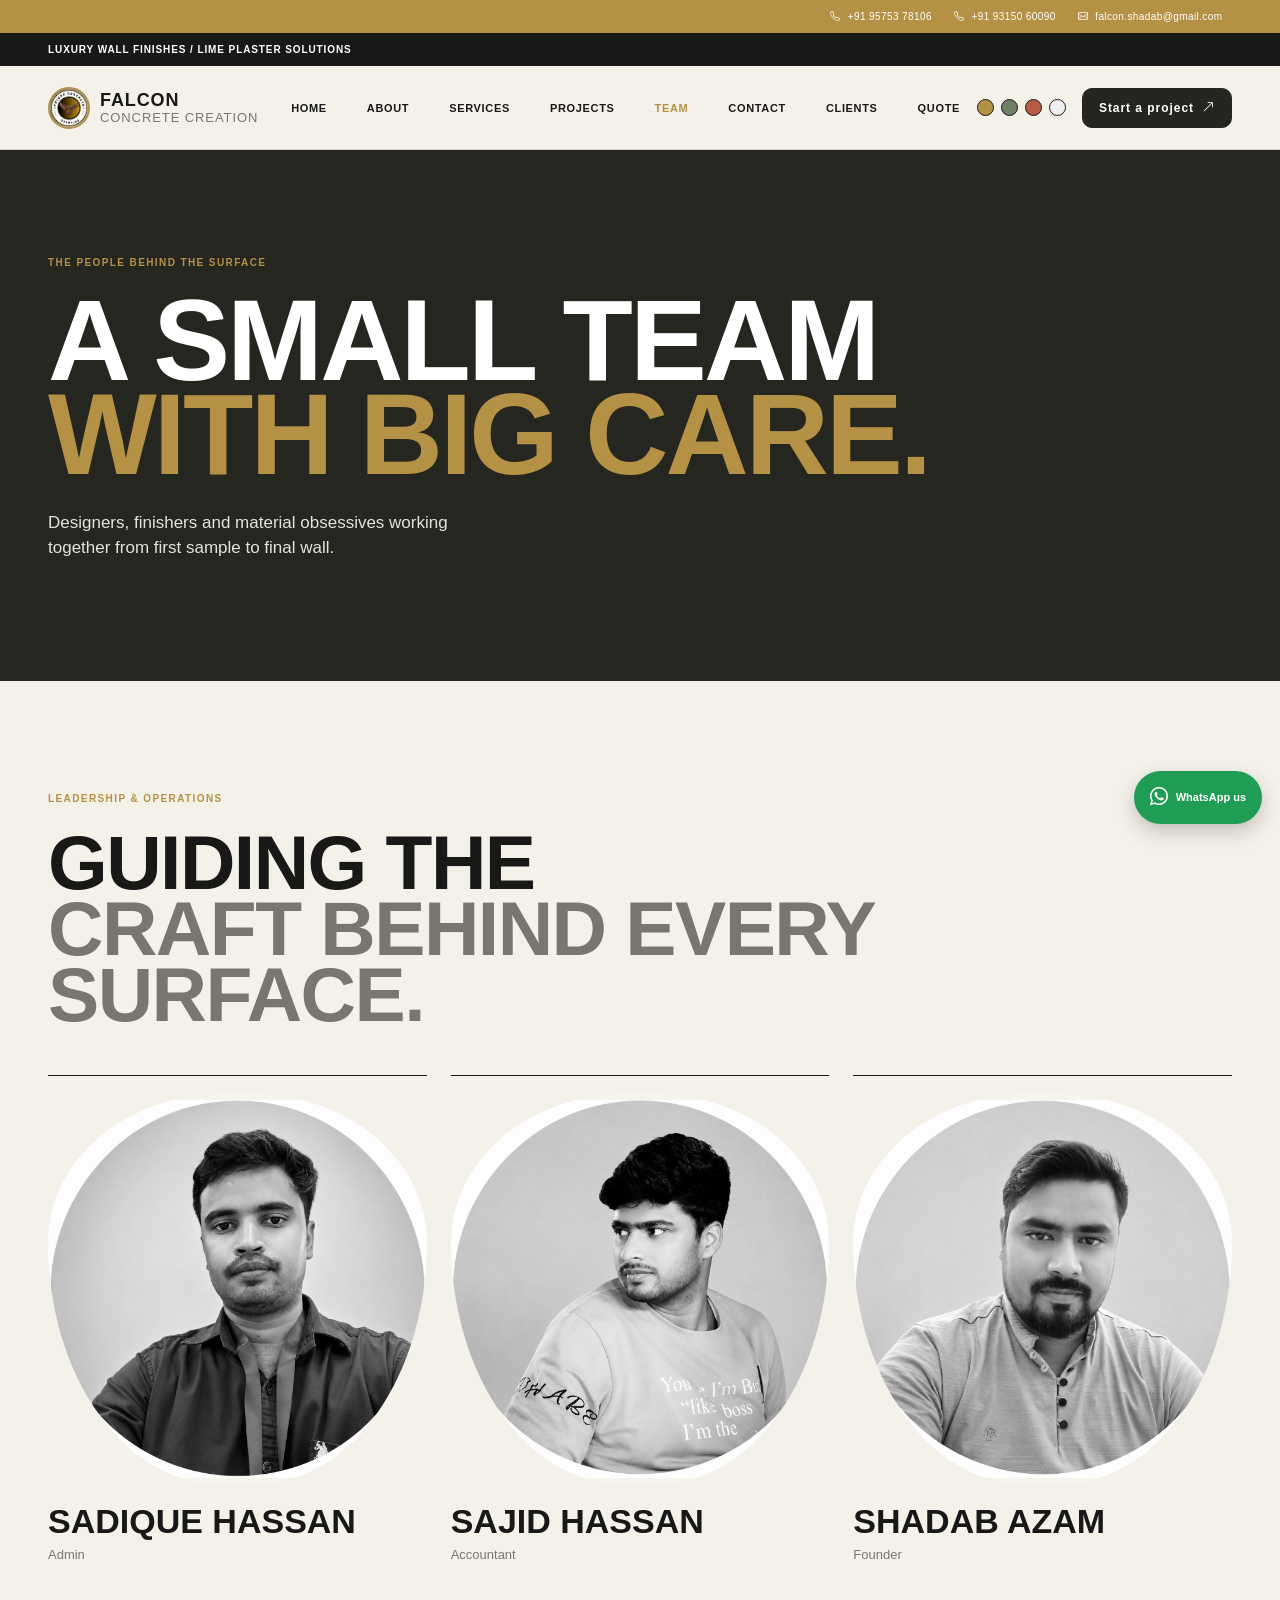
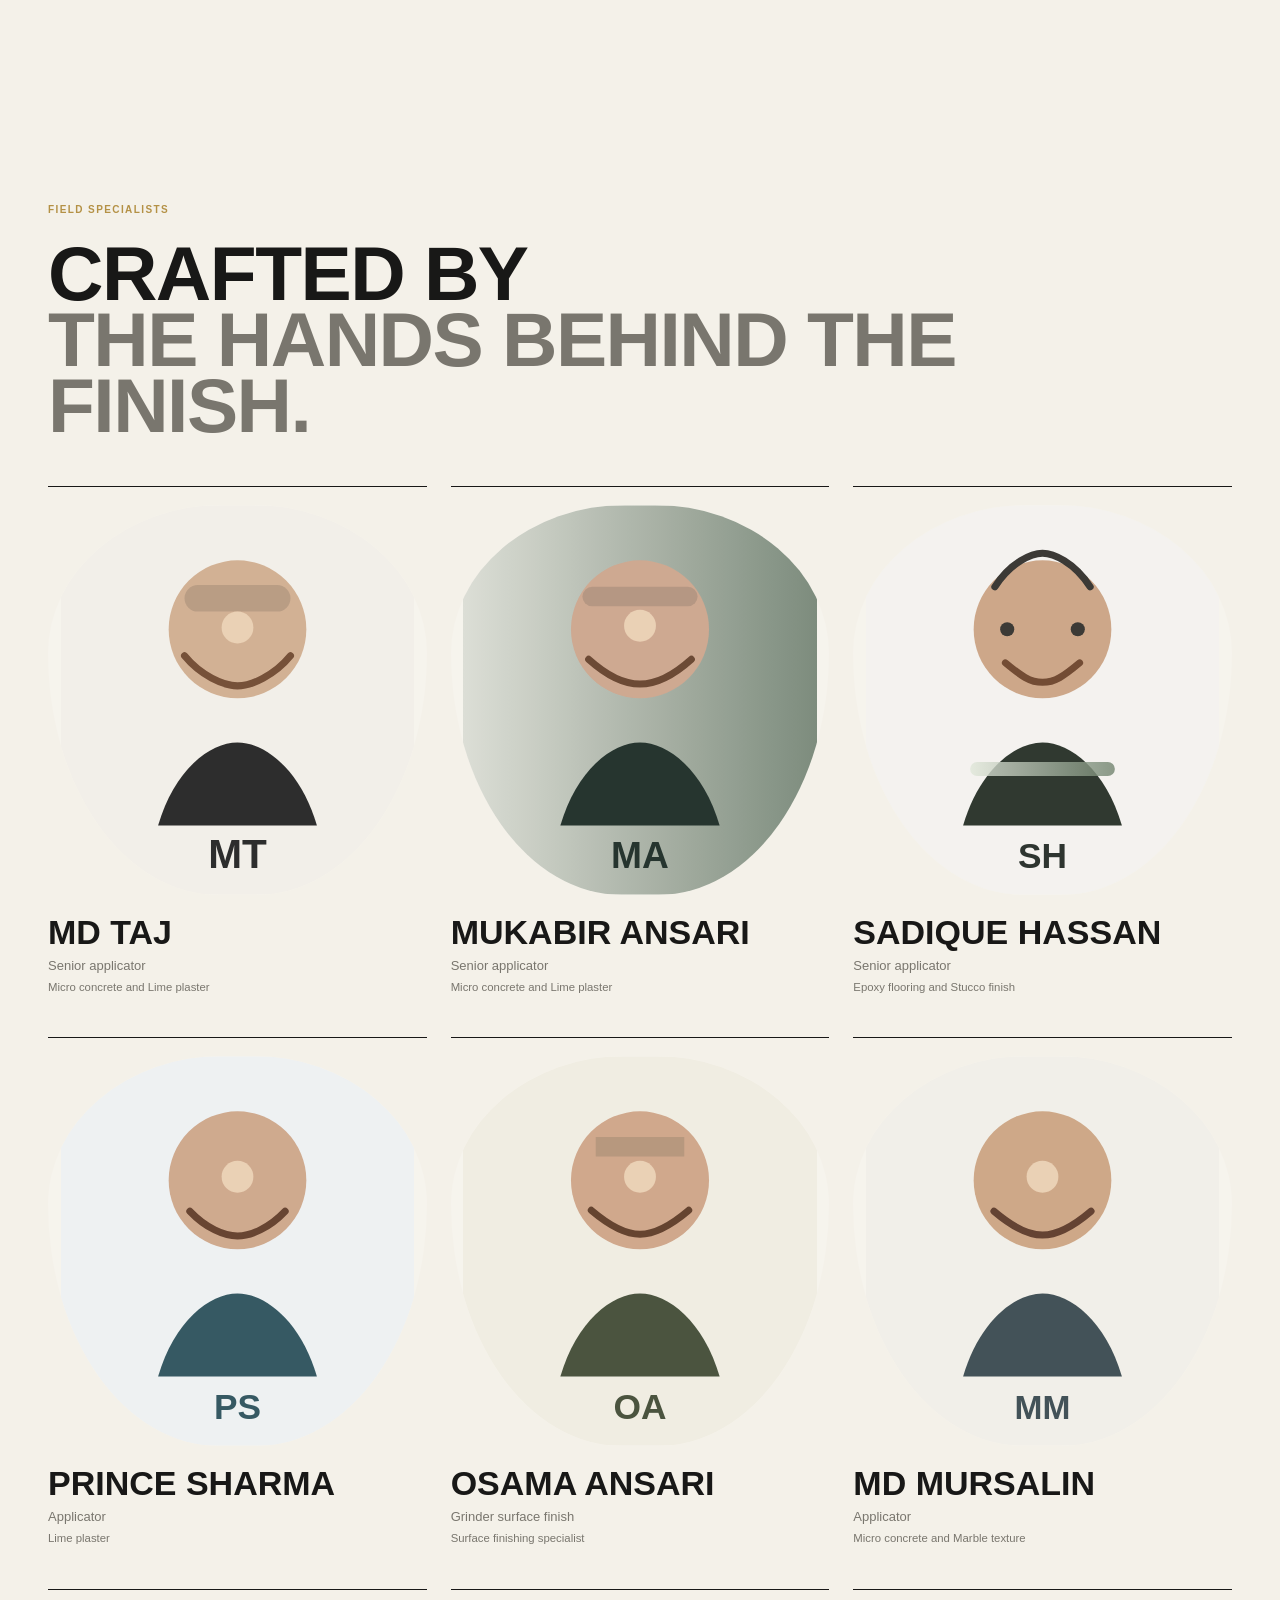
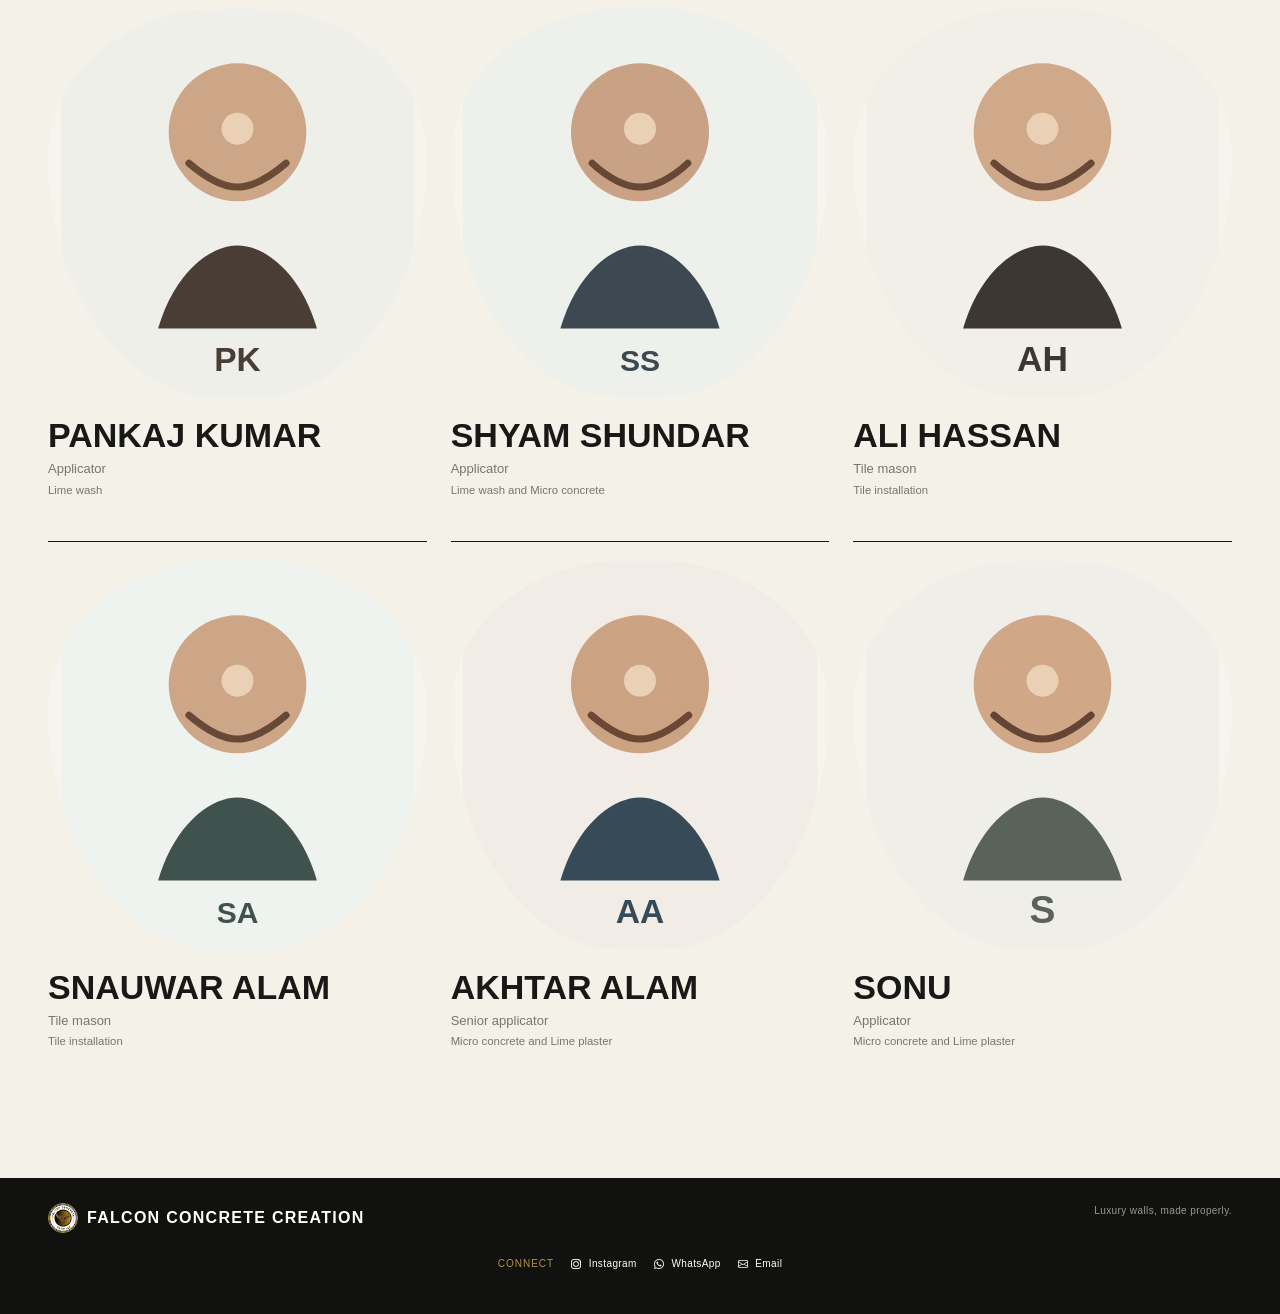
<file: teams.html>
<!doctype html>
<html lang="en" data-page="teams">

<head>
    <meta charset="utf-8">
    <meta name="viewport" content="width=device-width, initial-scale=1">
    <meta http-equiv="Content-Security-Policy" content="default-src 'self'; base-uri 'self'; object-src 'none'; frame-ancestors 'none'; form-action 'self' https://wa.me https://api.whatsapp.com; img-src 'self' data: blob: https://images.unsplash.com https://images.unsplash.com; style-src 'self' 'unsafe-inline' https://cdn.jsdelivr.net https://fonts.googleapis.com; script-src 'self' 'unsafe-inline' https://cdn.jsdelivr.net https://fonts.googleapis.com; font-src 'self' data: https://fonts.gstatic.com https://cdn.jsdelivr.net; connect-src 'self'; media-src 'self'; frame-src 'none'; upgrade-insecure-requests">
    <meta http-equiv="X-Frame-Options" content="DENY">
    <meta http-equiv="Referrer-Policy" content="strict-origin-when-cross-origin">
    <meta http-equiv="Permissions-Policy" content="geolocation=(), camera=(), microphone=(), interest-cohort=()">
    <meta name="keywords" content="Falcon Concrete Creation team, wall finish experts Goa, wall finish experts India, concrete finish artisans, plaster specialists, flooring specialists, decorative coating team, micro concrete team, lime plaster craftsmen, stucco finish specialists, terrazzo professionals, industrial flooring team, epoxy coating team, marble texture experts, project managers, interior finish team, luxury wall design specialists, architecture finish professionals, premium building finish team, surface finishing professionals, residential surface experts, commercial finish contractor team, hotel finish specialists, villa finish team, facade texture team, material specialists, construction finish consultants, architectural coatings team, decorative concrete specialists, premium finish artisans, wall texture team, design execution team, luxury finish service team, renovation finish specialists, expert construction finishers, mineral finish professionals, stone finish artisans, finishing consultants India, interior texture consultants, pattern and finish experts">
    <meta name="description" content="Meet the team behind Falcon Concrete Creation, creating luxury wall finishes and flooring with precise craftsmanship in Goa and across India.">
    <meta name="robots" content="index, follow, max-image-preview:large, max-snippet:-1, max-video-preview:-1">
    <meta name="author" content="Falcon Concrete Creation">
    <meta property="og:site_name" content="Falcon Concrete Creation">
    <meta property="og:locale" content="en_IN">
    <meta property="og:title" content="Team | Falcon Concrete Creation | Goa Surface Specialists">
    <meta property="og:description" content="Meet the craftsmen and specialists behind Falcon Concrete Creation's finish and flooring work across Goa and India.">
    <meta property="og:url" content="https://www.falconconcrete.in/teams.html">
    <meta property="og:image" content="https://www.falconconcrete.in/images/luxury-interior.jpg">
    <meta name="twitter:card" content="summary_large_image">
    <link rel="canonical" href="https://www.falconconcrete.in/teams.html">
    <title>Team | Falcon Concrete Creation | Goa Surface Specialists</title>
    <link rel="preconnect" href="https://fonts.googleapis.com">
    <link rel="preconnect" href="https://fonts.gstatic.com" crossorigin>
    <link
        href="https://fonts.googleapis.com/css2?family=Barlow+Condensed:wght@500;600;700;800&family=DM+Sans:wght@400;500;600;700&display=swap"
        rel="stylesheet">
    <link href="https://cdn.jsdelivr.net/npm/bootstrap@5.3.3/dist/css/bootstrap.min.css" rel="stylesheet">
    <link rel="stylesheet" href="https://cdn.jsdelivr.net/npm/bootstrap-icons@1.11.3/font/bootstrap-icons.min.css">
    <link rel="icon" type="image/svg+xml" href="favicon.svg">
    <link rel="stylesheet" href="css/styles.css">
</head>

<body>
    <div class="announcement">
        <div class="container-fluid px-4 px-lg-5"><span>Luxury wall finishes / Lime plaster solutions</span></div>
    </div>
    <nav class="navbar navbar-expand-lg site-nav">
        <div class="container-fluid px-4 px-lg-5">
            <a class="navbar-brand" href="index.html" aria-label="Falcon Concrete Creation home">
                <img src="images/logo.jpg" alt="Falcon Concrete Creation logo">
                <span>FALCON<span> CONCRETE CREATION</span></span>
            </a>
            <button class="navbar-toggler" type="button" data-bs-toggle="collapse" data-bs-target="#mainNav" aria-label="Toggle navigation"><i class="bi bi-list"></i></button>
            <div class="collapse navbar-collapse" id="mainNav">
                <ul class="navbar-nav mx-auto mb-3 mb-lg-0 gap-lg-4">
                    <li class="nav-item"><a class="nav-link" data-nav="home" href="index.html">Home</a></li>
                    <li class="nav-item"><a class="nav-link" data-nav="about" href="about.html">About</a></li>
                    <li class="nav-item"><a class="nav-link" data-nav="services" href="services.html">Services</a></li>
                    <li class="nav-item"><a class="nav-link" data-nav="projects" href="projects.html">Projects</a></li>
                    <li class="nav-item"><a class="nav-link active" data-nav="team" href="teams.html">Team</a></li>
                    <li class="nav-item"><a class="nav-link" data-nav="contact" href="contact.html">Contact</a></li>
                </ul>
                <div class="theme-switcher" aria-label="Colour theme">
                    <button class="theme-dot theme-ochre" data-theme-choice="ochre" aria-label="Ochre theme"></button>
                    <button class="theme-dot theme-forest" data-theme-choice="forest" aria-label="Forest theme"></button>
                    <button class="theme-dot theme-terracotta" data-theme-choice="terracotta" aria-label="Terracotta theme"></button>
                </div>
                <a class="nav-link nav-action-link ms-lg-3" href="contact.html">Start a project <i class="bi bi-arrow-up-right ms-2"></i></a>
            </div>
        </div>
    </nav>
    <main>
        <section class="page-hero">
            <div class="container-fluid px-4 px-lg-5">
                <p class="eyebrow">The people behind the surface</p>
                <h1>A small team<br><em>with big care.</em></h1>
                <p class="page-intro">Designers, finishers and material obsessives working together from first sample to
                    final wall.</p>
            </div>
        </section>
        
        <section class="section-pad">
            <div class="container-fluid px-4 px-lg-5">
                <div class="d-flex flex-column flex-md-row justify-content-between align-items-md-end gap-4 mb-5">
                    <div>
                        <p class="eyebrow">Leadership & operations</p>
                        <h2>Guiding the<br><span>craft behind every surface.</span></h2>
                    </div>
                </div>
                <div class="row g-4">
                    <div class="col-md-4">
                        <article class="team-card"><img src="images/team/sadique%20hasan.png" alt="Sadique Hassan avatar">
                            <h3>Sadique Hassan</h3>
                            <p>Admin</p>
                        </article>
                    </div>
                    <div class="col-md-4">
                        <article class="team-card"><img src="images/team/sajid-hassan.png" alt="Sajid Hassan avatar">
                            <h3>Sajid Hassan</h3>
                            <p>Accountant</p>
                        </article>
                    </div>
                    <div class="col-md-4">
                        <article class="team-card"><img src="images/team/shadab%20azam.png" alt="Shadab Azam avatar">
                            <h3>Shadab Azam</h3>
                            <p>Founder</p>
                        </article>
                    </div>
                </div>
            </div>
        </section>

        <section class="section-pad">
            <div class="container-fluid px-4 px-lg-5">
                <div class="d-flex flex-column flex-md-row justify-content-between align-items-md-end gap-4 mb-5">
                    <div>
                        <p class="eyebrow">Field specialists</p>
                        <h2>Crafted by<br><span>the hands behind the finish.</span></h2>
                    </div>
                </div>
                <div class="row g-4">
                    <div class="col-md-4">
                        <article class="team-card"><img src="images/team/md-taj.svg" alt="Md Taj avatar">
                            <h3>Md Taj</h3>
                            <p>Senior applicator<br><small>Micro concrete and Lime plaster</small></p>
                        </article>
                    </div>
                    <div class="col-md-4">
                        <article class="team-card"><img src="images/team/mukabir-ansari.svg"
                                alt="Mukabir Ansari avatar">
                            <h3>Mukabir Ansari</h3>
                            <p>Senior applicator<br><small>Micro concrete and Lime plaster</small></p>
                        </article>
                    </div>
                    <div class="col-md-4">
                        <article class="team-card"><img src="images/team/sadique-hassan-field.svg"
                                alt="Sadique Hassan field specialist avatar">
                            <h3>Sadique Hassan</h3>
                            <p>Senior applicator<br><small>Epoxy flooring and Stucco finish</small></p>
                        </article>
                    </div>
                    <div class="col-md-4">
                        <article class="team-card"><img src="images/team/prince-sharma.svg" alt="Prince Sharma avatar">
                            <h3>Prince Sharma</h3>
                            <p>Applicator<br><small>Lime plaster</small></p>
                        </article>
                    </div>
                    <div class="col-md-4">
                        <article class="team-card"><img src="images/team/osama-ansari.svg" alt="Osama Ansari avatar">
                            <h3>Osama Ansari</h3>
                            <p>Grinder surface finish<br><small>Surface finishing specialist</small></p>
                        </article>
                    </div>
                    <div class="col-md-4">
                        <article class="team-card"><img src="images/team/md-mursalin.svg" alt="Md Mursalin avatar">
                            <h3>Md Mursalin</h3>
                            <p>Applicator<br><small>Micro concrete and Marble texture</small></p>
                        </article>
                    </div>
                    <div class="col-md-4">
                        <article class="team-card"><img src="images/team/pankaj-kumar.svg" alt="Pankaj Kumar avatar">
                            <h3>Pankaj Kumar</h3>
                            <p>Applicator<br><small>Lime wash</small></p>
                        </article>
                    </div>
                    <div class="col-md-4">
                        <article class="team-card"><img src="images/team/shyam-shundar.svg" alt="Shyam Shundar avatar">
                            <h3>Shyam Shundar</h3>
                            <p>Applicator<br><small>Lime wash and Micro concrete</small></p>
                        </article>
                    </div>
                    <div class="col-md-4">
                        <article class="team-card"><img src="images/team/ali-hassan.svg" alt="Ali Hassan avatar">
                            <h3>Ali Hassan</h3>
                            <p>Tile mason<br><small>Tile installation</small></p>
                        </article>
                    </div>
                    <div class="col-md-4">
                        <article class="team-card"><img src="images/team/snauwar-alam.svg" alt="Snauwar Alam avatar">
                            <h3>Snauwar Alam</h3>
                            <p>Tile mason<br><small>Tile installation</small></p>
                        </article>
                    </div>
                    <div class="col-md-4">
                        <article class="team-card"><img src="images/team/akhtar-alam.svg" alt="Akhtar Alam avatar">
                            <h3>Akhtar Alam</h3>
                            <p>Senior applicator<br><small>Micro concrete and Lime plaster</small></p>
                        </article>
                    </div>
                    <div class="col-md-4">
                        <article class="team-card"><img src="images/team/sonu.svg" alt="Sonu avatar">
                            <h3>Sonu</h3>
                            <p>Applicator<br><small>Micro concrete and Lime plaster</small></p>
                        </article>
                    </div>
                </div>
            </div>
        </section>
    </main>
    <footer class="footer">
        <div class="container-fluid px-4 px-lg-5 d-flex justify-content-between"><span class="footer-brand">FALCON
                CONCRETE CREATION</span><span>Luxury walls, made properly.</span></div>
    </footer>
    <script src="https://cdn.jsdelivr.net/npm/bootstrap@5.3.3/dist/js/bootstrap.bundle.min.js"></script>
    <script src="js/script.js"></script>
</body>

</html>
</file>
<file: css/styles.css>
@import url('../styles.css');
html[data-page=home] .feature-image{background-image:url('../images/limeplasterwallandceilings/IMG-20250419-WA0038.jpg');background-position:center;background-size:cover;transition:background-image .35s ease,filter .35s ease}html[data-page=home] .feature-image.is-changing{filter:saturate(.7)}.finish-switcher{display:flex;flex-wrap:wrap;gap:8px;margin:25px 0 30px}.finish-tab{border:1px solid rgba(255,255,255,.35);background:transparent;color:rgba(255,255,255,.72);padding:9px 12px;font-size:10px;letter-spacing:.08em;text-transform:uppercase;transition:background .2s ease,color .2s ease,border-color .2s ease}.finish-tab:hover,.finish-tab:focus-visible,.finish-tab.is-active{background:var(--accent);border-color:var(--accent);color:#fff;outline:none}@media(max-width:575.98px){.finish-switcher{gap:6px}.finish-tab{font-size:9px;padding:8px 9px}}@media(prefers-reduced-motion:reduce){html[data-page=home] .feature-image{transition:none}}
.contact-bar span:nth-child(2){display:inline!important}
body:before{content:'';position:fixed;z-index:100;inset:0;pointer-events:none;opacity:.12;background-image:repeating-linear-gradient(0deg,rgba(255,255,255,.16) 0,rgba(255,255,255,.16) 1px,transparent 1px,transparent 4px),repeating-linear-gradient(90deg,rgba(0,0,0,.09) 0,rgba(0,0,0,.09) 1px,transparent 1px,transparent 5px);mix-blend-mode:soft-light}
.site-loader{position:fixed;z-index:300;inset:0;display:grid;place-items:center;background:var(--dark);transition:opacity .45s ease,visibility .45s ease}.site-loader.is-hidden{opacity:0;visibility:hidden;pointer-events:none}.site-loader img{width:72px;height:72px;border-radius:50%;object-fit:cover;border:2px solid var(--accent);animation:loaderPulse 1.1s ease-in-out infinite}.site-loader span{position:absolute;width:104px;height:104px;border:1px solid rgba(255,255,255,.3);border-top-color:var(--accent);border-radius:50%;animation:loaderSpin 1s linear infinite}@keyframes loaderSpin{to{transform:rotate(360deg)}}@keyframes loaderPulse{0%,100%{transform:scale(.96);opacity:.8}50%{transform:scale(1);opacity:1}}@media(prefers-reduced-motion:reduce){.site-loader{transition:none}.site-loader img,.site-loader span{animation:none}}

html[data-theme=blue]{--accent:#2f6f9f;--accent-soft:#b9d4e5;--paper:#eef4f7;--dark:#172936}
html[data-theme=blue] .announcement{background:#173a52}
html[data-theme=blue] .feature-band{background:#172936}
html[data-theme=blue] .page-hero{background:#173a52}
html[data-theme=blue] .contact-strip{background:#2f6f9f}
html[data-theme=blue] .theme-blue{background:#2f6f9f}
.site-nav .theme-dot{cursor:pointer;transition:transform .2s ease,outline .2s ease}
.site-nav .theme-dot:hover{transform:scale(1.18)}
.navbar-brand img{border:2px solid var(--accent)}
.detail-grid{background:var(--paper)}
.about-image{min-height:520px;background:url('../images/luxury-interior.jpg') center/cover}
.founder-note-section{background:var(--paper)}
.founder-note{max-width:960px;margin:0 auto;padding:36px 28px;border:1px solid var(--line);background:rgba(255,255,255,.3)}
.founder-note blockquote{margin:18px 0 12px;font:600 clamp(2rem,4vw,4rem)/1.08 var(--display);text-transform:uppercase;letter-spacing:-.04em;color:var(--ink)}
.founder-note .founder-signoff{margin:0;color:var(--muted);font-size:12px;letter-spacing:.12em;text-transform:uppercase}
.team-card{border-top:1px solid var(--ink);padding-top:18px}
.team-card img{display:block;width:min(100%,420px);height:390px;margin:0 auto;object-fit:contain;object-position:center center;border-radius:46% 46% 45% 45% / 38% 38% 62% 62%;background:rgba(255,255,255,.18);filter:saturate(.8)}
.team-card h3{font:600 34px var(--display);text-transform:uppercase;margin:18px 0 4px}
.team-card p,.price-card p{color:var(--muted);font-size:13px;line-height:1.6}
.price-card{background:var(--paper);border:1px solid var(--line);padding:30px;min-height:410px;position:relative}
.price-card.featured{background:var(--dark);color:#fff;border-color:var(--dark)}
.price-card h2{font-size:3.7rem;margin:55px 0 14px}
.price-card .price{font:600 35px var(--display);color:var(--accent);margin:22px 0}
.price-card ul{list-style:none;padding:0;margin:22px 0}
.price-card li{font-size:12px;border-top:1px solid var(--line);padding:11px 0;color:var(--muted)}
.featured li{border-color:#50534c;color:#c3c3ba}
.quote-page{background:var(--dark);color:#fff;padding:100px 0}
.quote-form{background:var(--paper);color:var(--ink);padding:32px}
.quote-form label{display:block;font-size:10px;text-transform:uppercase;letter-spacing:.08em;margin:16px 0 7px}
.quote-form input,.quote-form select,.quote-form textarea{width:100%;border:0;border-bottom:1px solid var(--line);background:transparent;padding:10px 0;outline:0}
.quote-form input:focus,.quote-form select:focus,.quote-form textarea:focus{border-color:var(--accent)}
.map-frame{width:100%;height:390px;border:0;filter:grayscale(.75)}
.contact-details a{color:var(--ink);text-decoration:none}
@media(max-width:575.98px){.price-card h2{font-size:3rem}.quote-form{padding:24px}.about-image{min-height:320px}}
.contact-bar{position:relative;z-index:20;display:flex;justify-content:flex-end;gap:22px;align-items:center;background:var(--accent);color:#fff;padding:9px 4.5%;font-size:10px;letter-spacing:.04em}.contact-bar a{color:#fff;text-decoration:none}.contact-bar i{margin-right:4px}.whatsapp-float{position:fixed;z-index:30;right:22px;bottom:22px;display:flex;align-items:center;gap:8px;background:#1f9d55;color:#fff;padding:13px 16px;border-radius:30px;box-shadow:0 8px 20px rgba(0,0,0,.2);font-size:11px;font-weight:700;text-decoration:none}.whatsapp-float:hover{background:#167b42;color:#fff}.whatsapp-float i{font-size:18px}@media(max-width:575.98px){.contact-bar{justify-content:flex-start;gap:10px;flex-wrap:wrap;font-size:9px;padding:9px 18px}.contact-bar span:nth-child(2){display:none}.whatsapp-float{right:14px;bottom:14px}}
.service-card{height:100%;background:var(--paper);border:1px solid var(--line);transition:transform .25s ease,box-shadow .25s ease}.service-card:hover{transform:translateY(-5px);box-shadow:0 14px 30px rgba(24,24,23,.12)}.service-card img{display:block;width:100%;height:215px;object-fit:cover}.service-card-body{position:relative;min-height:210px;padding:23px}.service-card-body>span{color:var(--accent);font:600 12px var(--display)}.service-card-body h2{font-size:2.45rem;line-height:.9;margin:35px 35px 12px 0}.service-card-body p{color:var(--muted);font-size:12px;line-height:1.55;margin:0;max-width:190px}.service-card-body a{position:absolute;right:22px;bottom:21px;color:var(--accent);font-size:20px}.services-grid{background:#e8e5dd}
.footer-socials{display:flex;align-items:center;gap:17px}.footer-socials span{color:var(--accent);text-transform:uppercase;letter-spacing:.1em}.footer-socials a{color:#fff;text-decoration:none}.footer-socials a:hover{color:var(--accent)}.footer-socials i{margin-right:4px}@media(max-width:767.98px){.footer-socials{flex-wrap:wrap;gap:10px 16px}}
.micro-floor-gallery{background:var(--paper);padding:110px 0}.gallery-heading{display:grid;grid-template-columns:1fr 1fr;gap:24px;align-items:end;margin-bottom:46px}.gallery-heading h2{font-size:clamp(3.3rem,6vw,6rem)}.gallery-heading>p:last-child{color:var(--muted);font-size:14px;line-height:1.6;max-width:360px;margin:0}.micro-gallery-grid img{display:block;width:100%;height:270px;object-fit:cover}.micro-gallery-grid .col-lg-6 img{height:420px}@media(max-width:767.98px){.micro-floor-gallery{padding:80px 0}.gallery-heading{display:block}.gallery-heading>p:last-child{margin-top:22px}.micro-gallery-grid img,.micro-gallery-grid .col-lg-6 img{height:210px}}
.nav-link.active{position:relative;color:var(--accent)!important}.nav-link.active:after{content:'';position:absolute;left:0;right:0;bottom:3px;height:2px;background:var(--accent)}.zoomable-image{cursor:zoom-in;transition:transform .25s ease,filter .25s ease}.zoomable-image:hover{filter:brightness(.92);transform:scale(1.015)}.image-lightbox{position:fixed;z-index:200;inset:0;display:grid;place-items:center;padding:5vh 5vw;background:rgba(12,14,13,.9);opacity:0;visibility:hidden;transition:opacity .25s ease,visibility .25s ease}.image-lightbox.is-open{opacity:1;visibility:visible}.image-lightbox img{max-width:90vw;max-height:88vh;width:auto;height:auto;object-fit:contain;box-shadow:0 20px 60px rgba(0,0,0,.35)}.lightbox-close{position:absolute;top:22px;right:25px;border:1px solid rgba(255,255,255,.6);background:transparent;color:#fff;width:42px;height:42px;font-size:16px}.lightbox-close:hover{background:var(--accent);border-color:var(--accent)}.lightbox-open{overflow:hidden}
.footer-brand{display:inline-flex;align-items:center;gap:9px}.footer-brand img{width:30px;height:30px;object-fit:cover;border-radius:50%;border:1px solid var(--accent)}.footer .container-fluid{position:relative;padding-bottom:56px}.footer-socials{position:absolute;left:50%;bottom:18px;transform:translateX(-50%);white-space:nowrap}.whatsapp-float{right:18px;bottom:76px}.service-status,.project-status{display:inline-block;margin-top:10px;border:1px solid currentColor;padding:4px 8px;font-size:9px;letter-spacing:.08em;text-transform:uppercase}.status-available,.status-completed{color:#2b8453}.status-ongoing{color:var(--accent)}.status-progress{color:#bd6a2e}@media(max-width:767.98px){.footer-socials{position:static;transform:none;white-space:normal}.footer .container-fluid{padding-bottom:25px}.whatsapp-float{right:14px;bottom:15px;padding:11px 13px}.whatsapp-float span{display:none}.whatsapp-float i{margin:0}}
.home-page{}html[data-page=home] .hero-section{isolation:isolate;background:#22251d}html[data-page=home] .hero-section:after{content:'';position:absolute;z-index:0;inset:auto -10% -42% 35%;height:70%;background:radial-gradient(ellipse,var(--accent) 0,transparent 66%);opacity:.18;pointer-events:none;animation:accentPulse 7s ease-in-out infinite}html[data-page=home] .hero-image{animation:heroDrift 16s ease-in-out infinite alternate}html[data-page=home] .hero-content h1{animation:riseIn .9s .15s both ease-out}html[data-page=home] .hero-copy{animation:riseIn .8s .35s both ease-out}html[data-page=home] .hero-content .btn-accent,html[data-page=home] .hero-content .text-link{animation:riseIn .8s .5s both ease-out}html[data-page=home] .hero-note{animation:fadeIn 1.2s .7s both ease-out}html[data-page=home] .intro-section{background:linear-gradient(125deg,var(--paper) 0%,var(--paper) 70%,var(--accent-soft) 160%)}html[data-page=home] .feature-copy{background:linear-gradient(135deg,var(--dark),#34372f)}html[data-page=home] .process-card{transition:transform .3s ease,background .3s ease,padding .3s ease}html[data-page=home] .process-card:hover{transform:translateY(-8px);background:var(--paper);padding-left:14px;padding-right:14px}html[data-page=home] .contact-strip{position:relative;overflow:hidden}html[data-page=home] .contact-strip:before{content:'F';position:absolute;right:5%;top:-.3em;color:rgba(255,255,255,.12);font:700 18rem/.8 var(--display);pointer-events:none}html[data-page=home] .scroll-cue i{animation:scrollBob 1.4s ease-in-out infinite}html[data-page=home] .feature-image{position:relative}html[data-page=home] .feature-image:after{content:'MINERAL / HAND FINISHED';position:absolute;right:22px;bottom:22px;color:#fff;background:var(--accent);padding:9px 12px;font-size:9px;letter-spacing:.12em} @keyframes riseIn{from{opacity:0;transform:translateY(24px)}to{opacity:1;transform:none}}@keyframes fadeIn{from{opacity:0}to{opacity:1}}@keyframes heroDrift{from{transform:scale(1.02)}to{transform:scale(1.09) translate3d(-1.5%,1%,0)}}@keyframes accentPulse{0%,100%{transform:scale(.9);opacity:.12}50%{transform:scale(1.1);opacity:.22}}@keyframes scrollBob{0%,100%{transform:translateY(0)}50%{transform:translateY(5px)}}@media(prefers-reduced-motion:reduce){html[data-page=home] .hero-image,html[data-page=home] .hero-section:after,html[data-page=home] .hero-content h1,html[data-page=home] .hero-copy,html[data-page=home] .hero-content .btn-accent,html[data-page=home] .hero-content .text-link,html[data-page=home] .hero-note{animation:none;opacity:1;transform:none}html[data-page=home] .scroll-cue i{animation:none}}
</file>
<file: css/brochure.css>
:root {
  --brochure-bg: #f4efe7;
  --brochure-text: #171b18;
  --brochure-card: #fffaf3;
  --brochure-line: rgba(23, 27, 24, 0.12);
  --brochure-accent: #b99147;
}

html[data-page=brochure] body {
  margin: 0;
  background: var(--brochure-bg);
  color: var(--brochure-text);
  font-family: 'DM Sans', Arial, sans-serif;
}

html[data-page=brochure] .brochure-nav {
  position: sticky;
  top: 0;
  z-index: 10;
  display: flex;
  flex-wrap: wrap;
  gap: 10px;
  justify-content: center;
  padding: 12px 16px;
  background: rgba(244, 239, 231, 0.95);
  border-bottom: 1px solid var(--brochure-line);
  backdrop-filter: blur(8px);
}

html[data-page=brochure] .brochure-nav a {
  text-decoration: none;
  color: var(--brochure-text);
  font-size: 0.8rem;
  letter-spacing: 0.1em;
  text-transform: uppercase;
  padding: 8px 12px;
  border-radius: 999px;
}

html[data-page=brochure] .brochure-nav a:hover {
  background: rgba(23, 27, 24, 0.05);
}

html[data-page=brochure] .simple-brochure {
  max-width: 1400px;
  margin: 0 auto;
  padding: 28px 28px 12px;
}

html[data-page=brochure] .brochure-cover-page {
  min-height: 100vh;
  display: flex;
  align-items: center;
  padding: 18px 0 10px;
}

html[data-page=brochure] .cover-panel {
  width: 100%;
  background: linear-gradient(135deg, rgba(255,255,255,0.72), rgba(244,239,231,0.9));
  border: 1px solid var(--brochure-line);
  border-radius: 26px;
  padding: clamp(22px, 3vw, 40px);
  box-shadow: 0 18px 40px rgba(27, 25, 22, 0.08);
  overflow: hidden;
}

html[data-page=brochure] .cover-brand-row {
  display: flex;
  flex-direction: column;
  align-items: center;
  justify-content: center;
  gap: 18px;
  padding-bottom: 22px;
  border-bottom: 2px solid var(--brochure-line);
  text-align: center;
}

html[data-page=brochure] .company-logo {
  width: 128px;
  height: 128px;
  object-fit: cover;
  border-radius: 20px;
  border: 2px solid rgba(23, 27, 24, 0.12);
  box-shadow: 0 12px 28px rgba(23, 27, 24, 0.08);
}

html[data-page=brochure] .cover-heading-wrap {
  display: flex;
  flex-direction: column;
  align-items: center;
  justify-content: center;
  text-align: center;
}

html[data-page=brochure] .cover-kicker {
  margin: 0 0 10px;
  font-size: 0.76rem;
  letter-spacing: 0.18em;
  text-transform: uppercase;
  color: rgba(23, 27, 24, 0.7);
}

html[data-page=brochure] h1 {
  margin: 0;
  font-family: 'Barlow Condensed', Arial, sans-serif;
  font-weight: 700;
  letter-spacing: -0.06em;
  line-height: 0.9;
  font-size: clamp(3rem, 5vw, 6.4rem);
  text-transform: uppercase;
  text-align: center;
}

html[data-page=brochure] .cover-summary {
  display: grid;
  grid-template-columns: 1fr;
  gap: 20px;
  align-items: center;
  padding: 28px 0 20px;
}

html[data-page=brochure] .cover-visual {
  width: 100%;
  margin: 10px 0 18px;
}

html[data-page=brochure] .cover-visual img {
  display: block;
  width: 100%;
  max-height: 340px;
  height: 340px;
  object-fit: cover;
  border-radius: 24px;
  border: 1px solid var(--brochure-line);
}

html[data-page=brochure] .tagline {
  margin: 0;
  font-size: clamp(1.1rem, 1.8vw, 2rem);
  line-height: 1.4;
  max-width: 760px;
}

html[data-page=brochure] .feature-pills {
  display: flex;
  flex-wrap: wrap;
  justify-content: flex-end;
  gap: 10px;
}

html[data-page=brochure] .cover-summary > div:first-child {
  min-width: 0;
}

html[data-page=brochure] .feature-pills span {
  display: inline-flex;
  align-items: center;
  padding: 10px 14px;
  border-radius: 999px;
  background: rgba(185, 145, 71, 0.12);
  border: 1px solid rgba(185, 145, 71, 0.24);
  color: var(--brochure-text);
  font-size: 0.75rem;
  letter-spacing: 0.08em;
  text-transform: uppercase;
}

html[data-page=brochure] .cover-details {
  display: grid;
  grid-template-columns: repeat(2, minmax(0, 1fr));
  gap: 20px;
  max-width: 900px;
  padding-top: 18px;
  border-top: 1px solid var(--brochure-line);
}

html[data-page=brochure] .cover-details p {
  margin: 0;
  font-size: clamp(1.05rem, 1.5vw, 1.5rem);
  line-height: 1.7;
}

html[data-page=brochure] .label {
  margin-bottom: 10px !important;
  font-size: 0.72rem !important;
  letter-spacing: 0.18em;
  text-transform: uppercase;
  color: rgba(23, 27, 24, 0.65);
}

html[data-page=brochure] .service-preview {
  display: grid;
  grid-template-columns: repeat(3, minmax(0, 1fr));
  gap: 18px;
  margin: 0 0 24px;
}

html[data-page=brochure] .preview-card {
  background: rgba(255, 255, 255, 0.4);
  border: 1px solid var(--brochure-line);
  border-radius: 20px;
  padding: 22px 20px;
}

html[data-page=brochure] .preview-number {
  display: inline-block;
  font-size: 0.72rem;
  letter-spacing: 0.18em;
  font-weight: 700;
  color: rgba(23, 27, 24, 0.65);
  margin-bottom: 12px;
}

html[data-page=brochure] .preview-card h3 {
  margin: 0 0 10px;
  font-family: 'Barlow Condensed', Arial, sans-serif;
  font-size: clamp(1.8rem, 2vw, 2.5rem);
  letter-spacing: -0.04em;
}

html[data-page=brochure] .preview-card p {
  margin: 0;
  line-height: 1.7;
  color: rgba(23, 27, 24, 0.82);
}

html[data-page=brochure] .gallery-section {
  padding-top: 12px;
}

html[data-page=brochure] .work-group {
  margin-bottom: 34px;
  padding: 18px 0 2px;
  border-top: 2px solid var(--brochure-line);
}

html[data-page=brochure] .work-group h2 {
  margin: 0 0 16px;
  font-family: 'Barlow Condensed', Arial, sans-serif;
  font-size: clamp(2rem, 3vw, 3rem);
  letter-spacing: -0.05em;
  text-transform: uppercase;
}

html[data-page=brochure] .work-grid {
  display: grid;
  grid-template-columns: repeat(4, minmax(0, 1fr));
  gap: 14px;
}

html[data-page=brochure] .work-grid img {
  display: block;
  width: 100%;
  height: 210px;
  object-fit: cover;
  border-radius: 10px;
  box-shadow: 0 10px 18px rgba(20, 18, 14, 0.08);
  background: #ddd;
}

@media (max-width: 991px) {
  html[data-page=brochure] .work-grid {
    grid-template-columns: repeat(3, minmax(0, 1fr));
  }
}

@media (max-width: 767px) {
  html[data-page=brochure] .simple-brochure {
    padding: 18px 16px 10px;
  }

  html[data-page=brochure] .cover-brand-row {
    flex-direction: column;
    align-items: flex-start;
  }

  html[data-page=brochure] h1 {
    text-align: left;
  }

  html[data-page=brochure] .cover-details {
    grid-template-columns: 1fr;
  }

  html[data-page=brochure] .work-grid {
    grid-template-columns: repeat(2, minmax(0, 1fr));
  }
}

@page {
  size: A4 portrait;
  margin: 8mm;
}

@media print {
  html[data-page=brochure] body {
    background: #fff;
    print-color-adjust: exact;
    -webkit-print-color-adjust: exact;
    overflow: visible;
  }

  html[data-page=brochure] .brochure-nav {
    display: none !important;
  }

  html[data-page=brochure] .simple-brochure {
    max-width: none;
    width: 100%;
    margin: 0;
    padding: 0;
  }

  html[data-page=brochure] .brochure-cover-page {
    min-height: auto;
    padding: 0;
    page-break-after: avoid;
  }

  html[data-page=brochure] .cover-panel,
  html[data-page=brochure] .preview-card,
  html[data-page=brochure] .work-group {
    break-inside: avoid;
    page-break-inside: avoid;
    overflow: visible;
  }

  html[data-page=brochure] .cover-panel {
    box-shadow: none;
    border-radius: 0;
    border: 1px solid #d7d0c5;
    padding: 14mm 12mm 10mm;
  }

  html[data-page=brochure] .cover-brand-row {
    flex-direction: column;
    align-items: center;
    text-align: center;
    padding-bottom: 12px;
  }

  html[data-page=brochure] .cover-summary {
    grid-template-columns: 1fr;
    gap: 16px;
    padding: 18px 0 12px;
  }

  html[data-page=brochure] .tagline {
    max-width: 100%;
  }

  html[data-page=brochure] .feature-pills {
    justify-content: center;
  }

  html[data-page=brochure] .cover-details {
    grid-template-columns: 1fr 1fr;
    gap: 12px;
  }

  html[data-page=brochure] .cover-visual {
    margin: 8px 0 10px;
  }

  html[data-page=brochure] .cover-visual img {
    max-height: none;
    height: 230px;
  }

  html[data-page=brochure] .service-preview {
    grid-template-columns: 1fr;
    gap: 10px;
    margin: 0 0 16px;
  }

  html[data-page=brochure] .preview-card {
    padding: 12px 14px;
  }

  html[data-page=brochure] .work-grid {
    grid-template-columns: repeat(2, minmax(0, 1fr));
    gap: 10px;
  }

  html[data-page=brochure] .work-grid img {
    box-shadow: none;
    border-radius: 0;
    height: 150px;
    break-inside: avoid;
    page-break-inside: avoid;
  }
}
</file>
